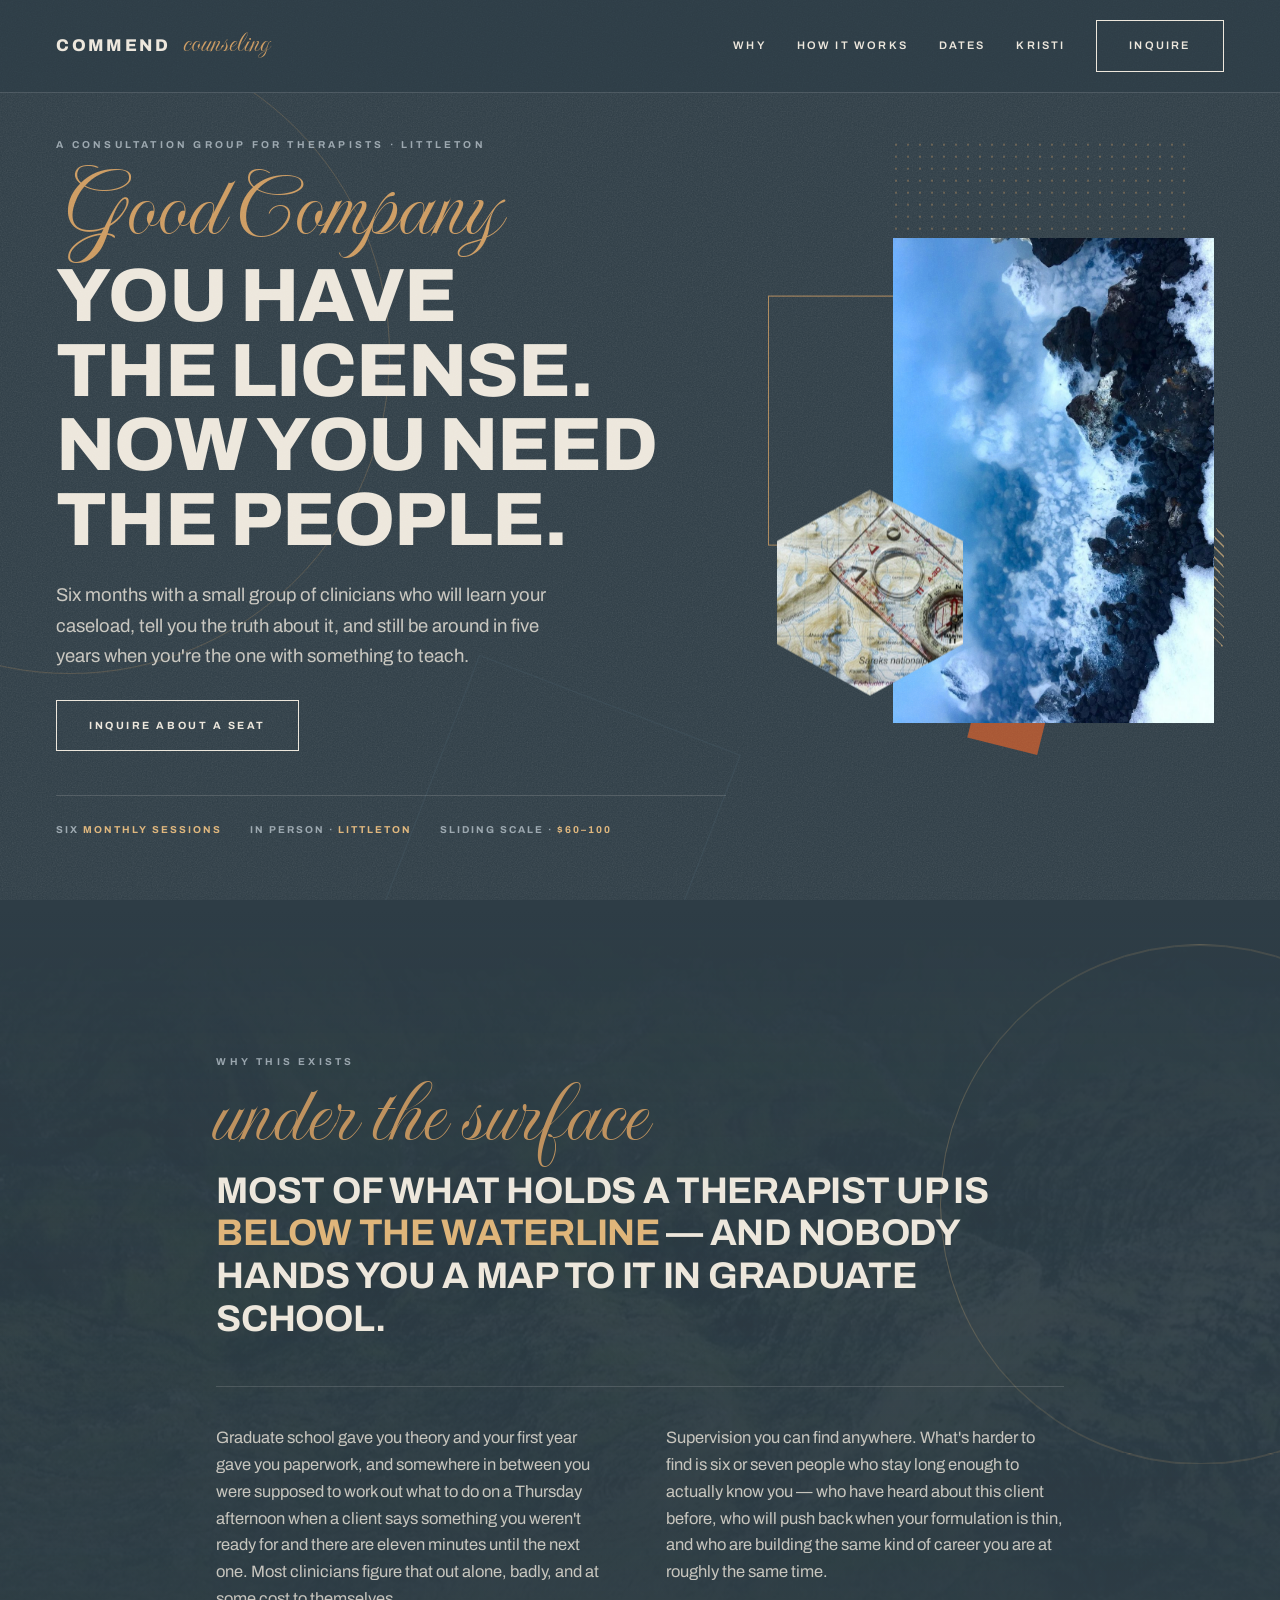
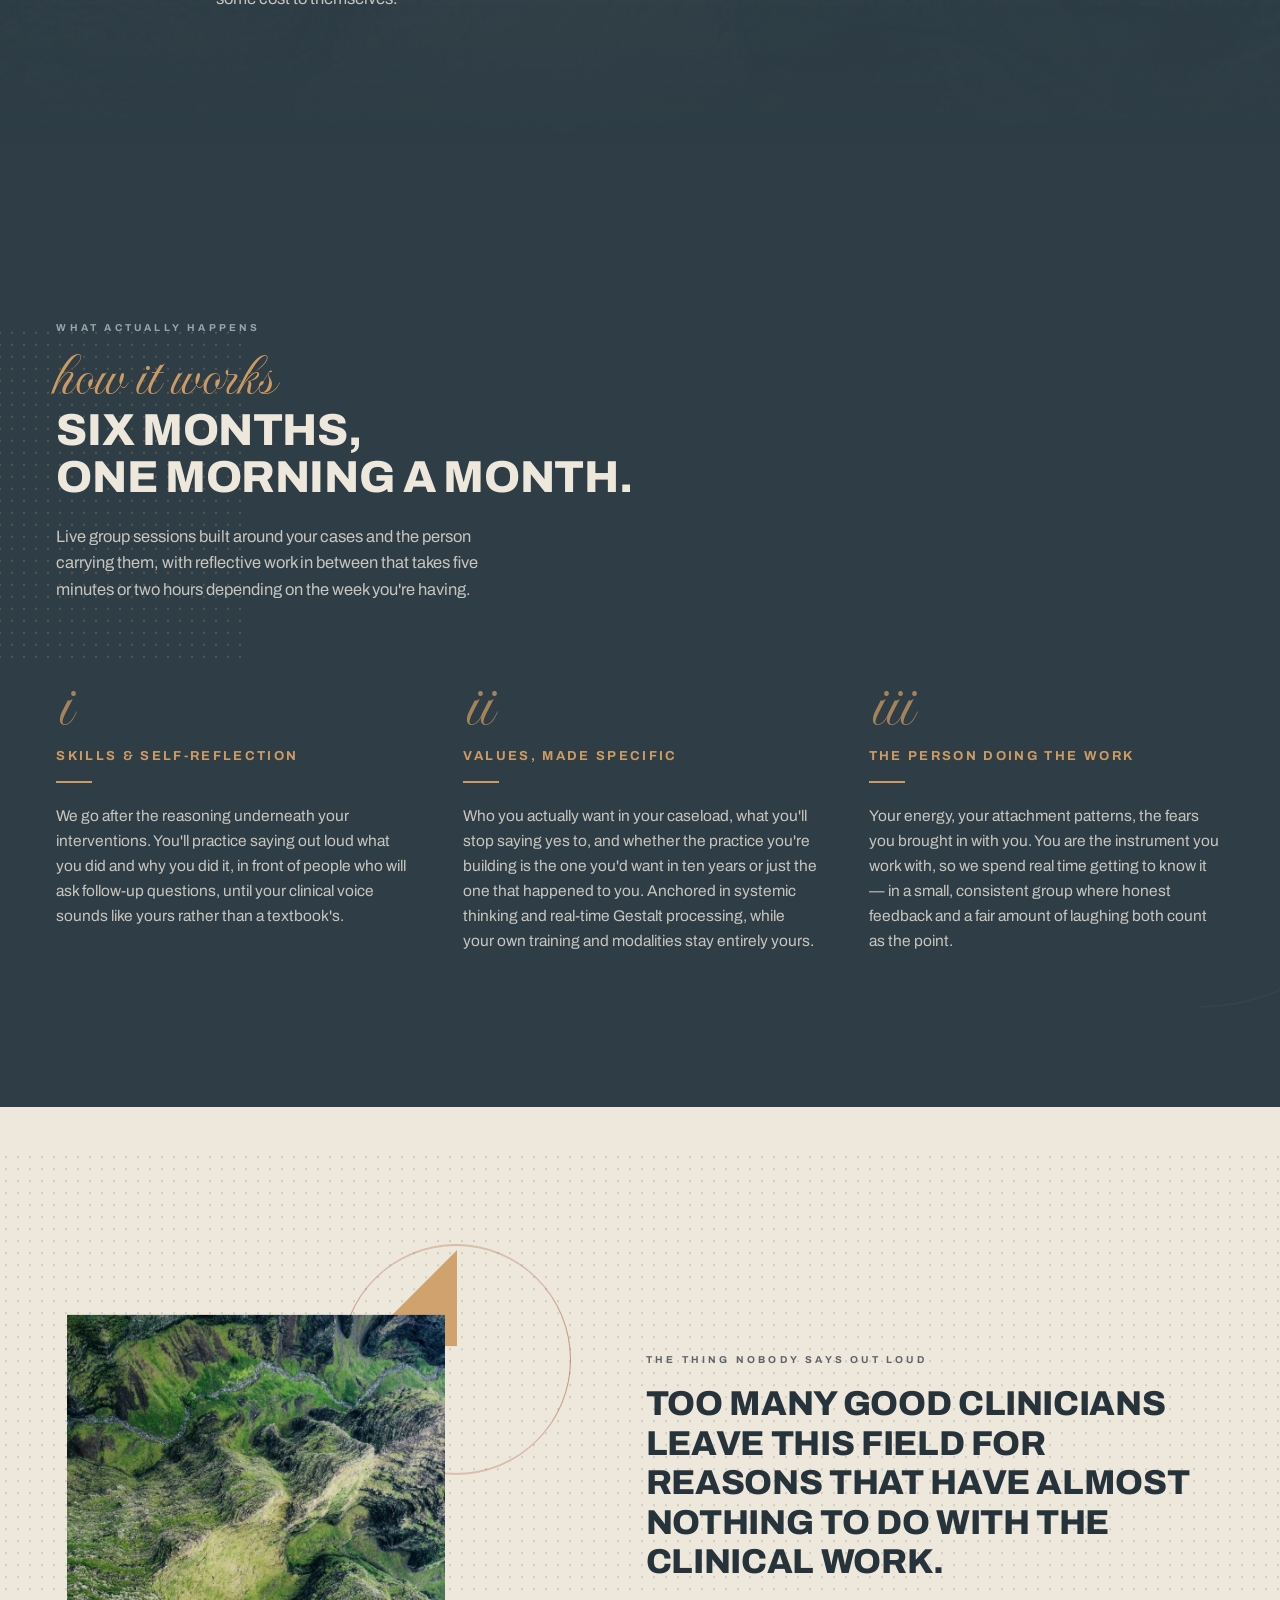
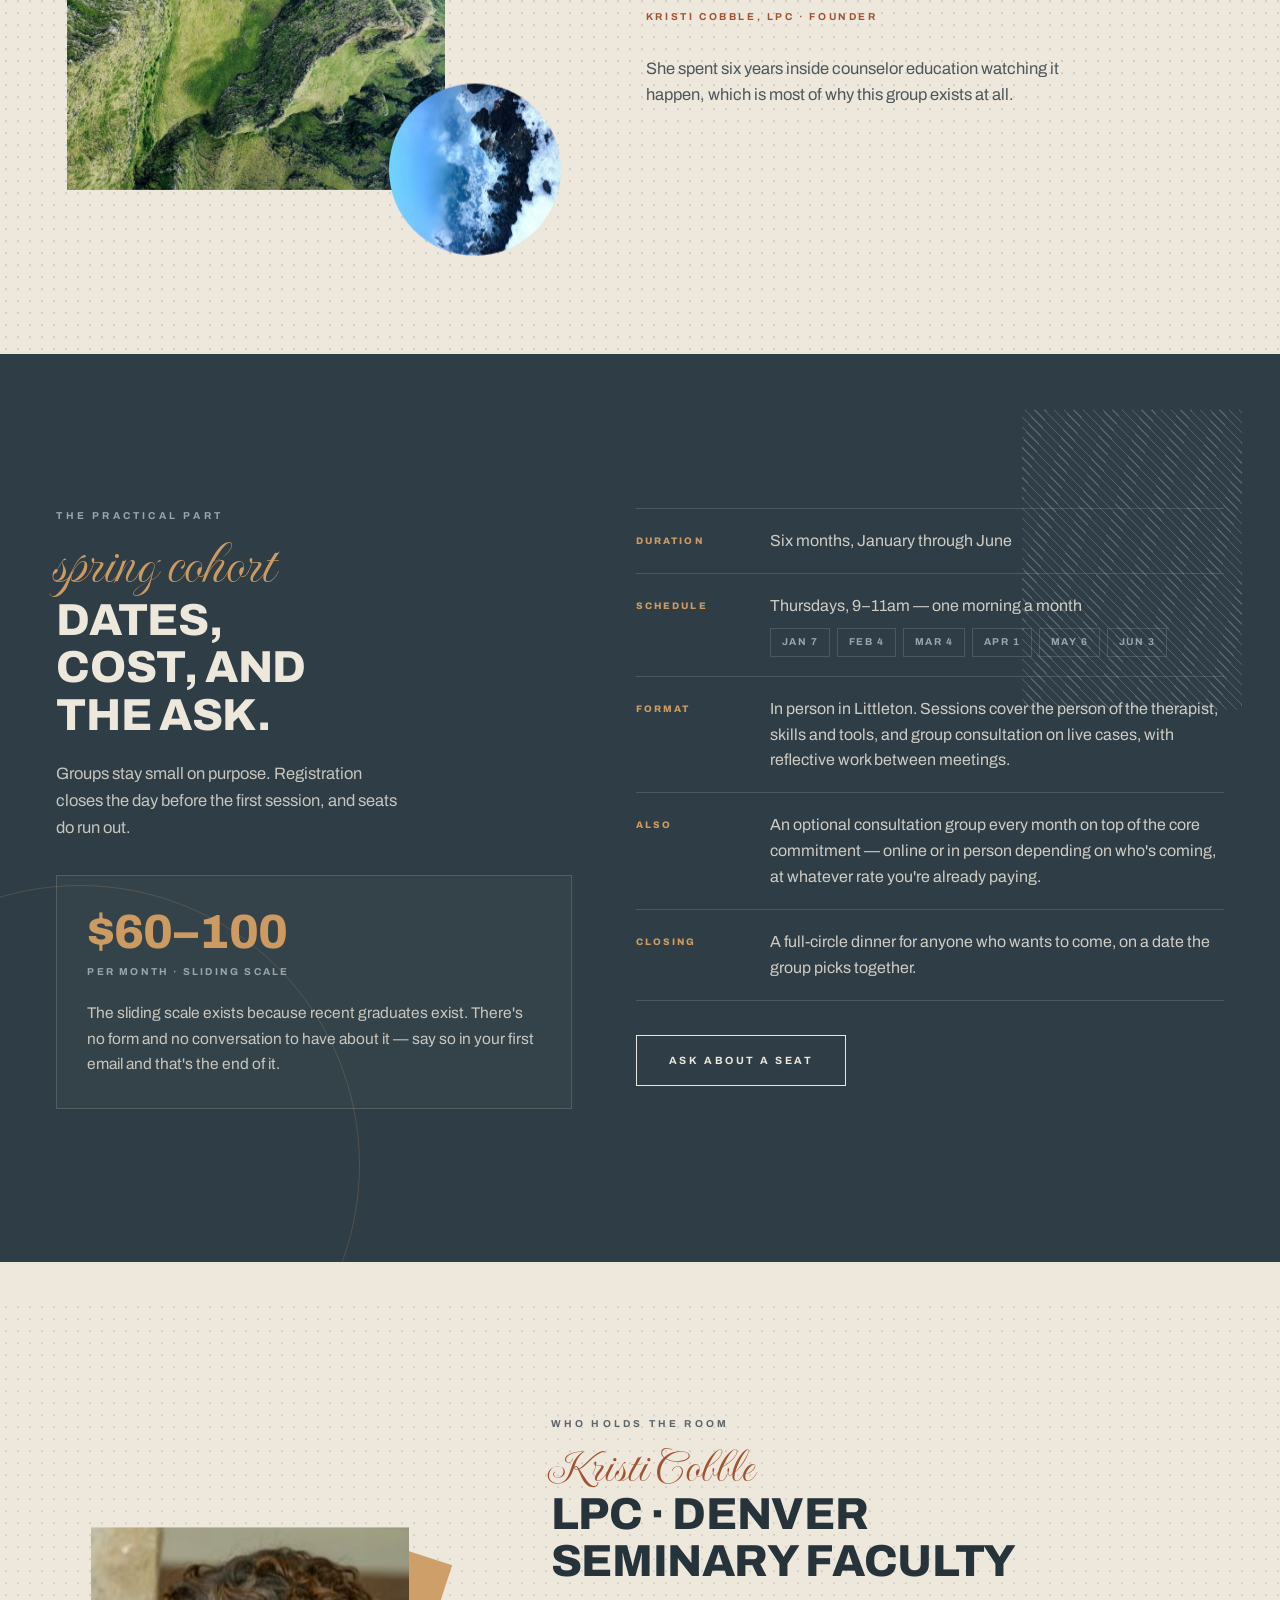
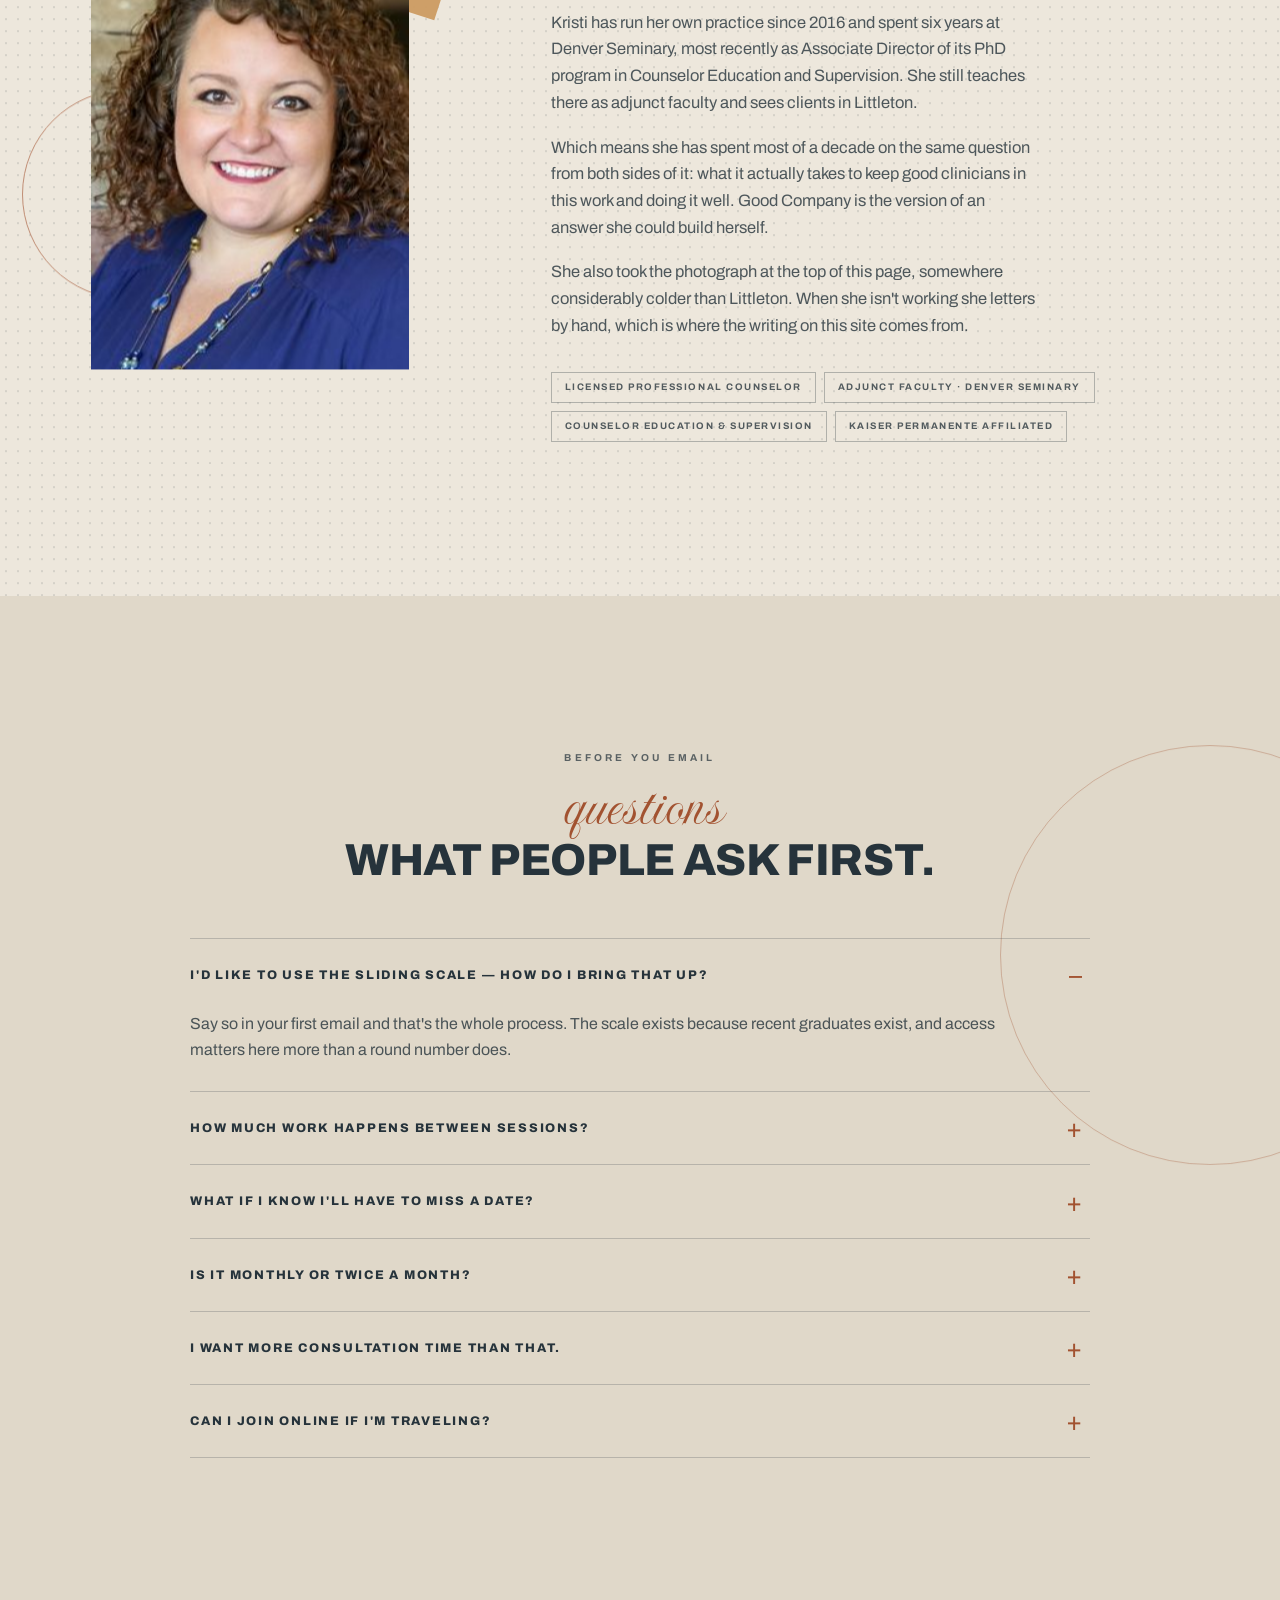
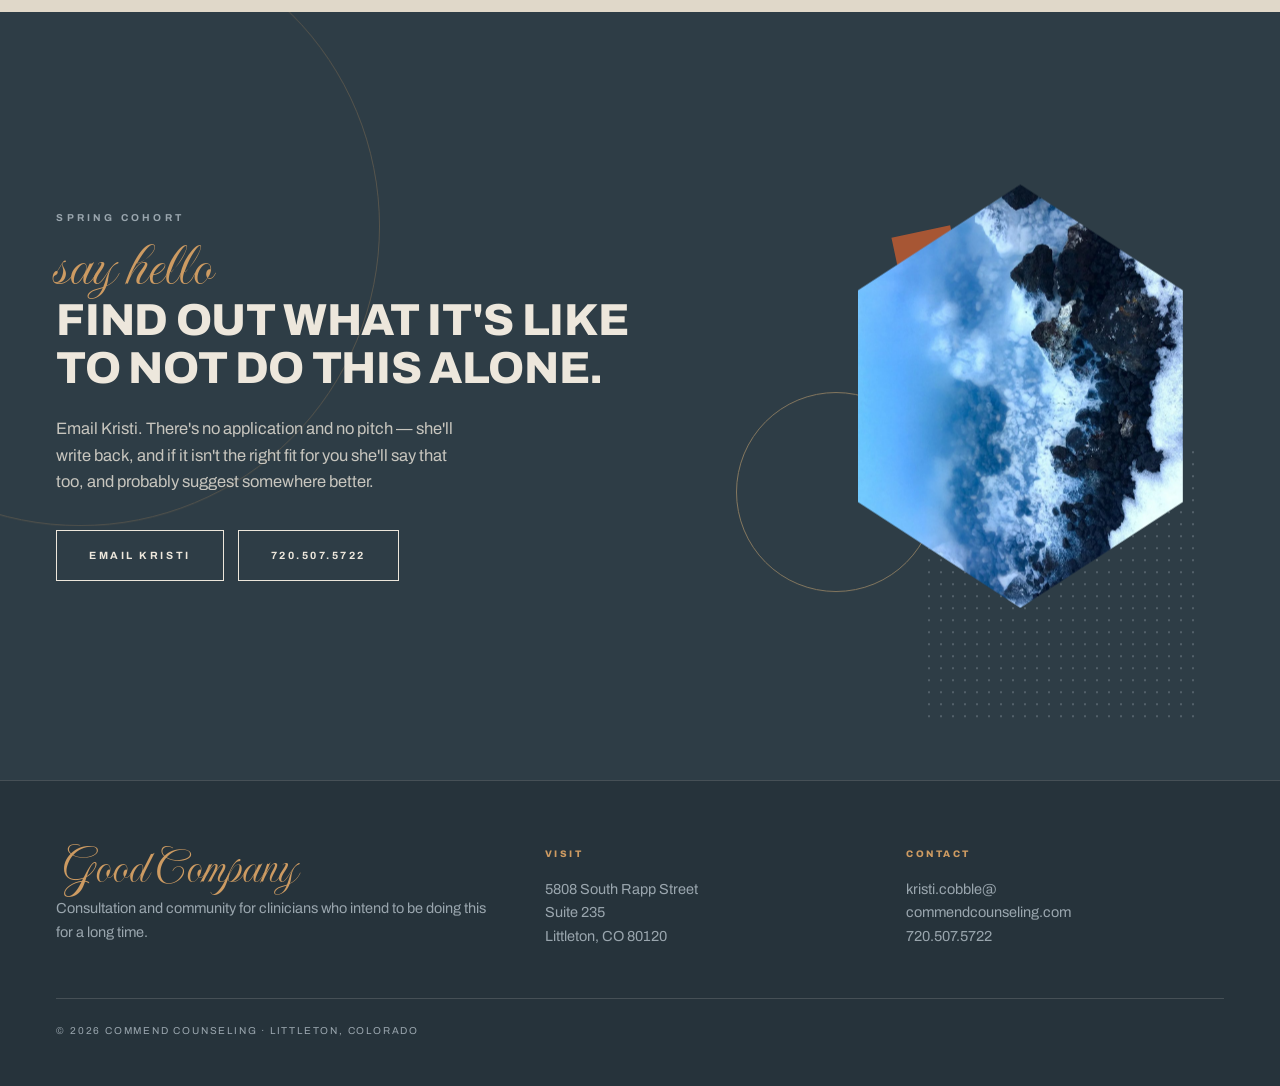
<file: index.html>
<!DOCTYPE html>
<html lang="en">
<head>
<meta charset="utf-8">
<meta name="viewport" content="width=device-width, initial-scale=1">
<title>Good Company — A Consultation Group for Therapists · Commend Counseling, Littleton CO</title>
<meta name="description" content="A six-month consultation group in Littleton, Colorado for therapists early in private practice. Monthly in-person sessions, case consultation, and a small group that stays. Led by Kristi Cobble, LPC.">
<link rel="canonical" href="https://losmanzanos.github.io/Kristi/">
<meta name="theme-color" content="#2E3D46">
<meta name="robots" content="noindex,nofollow">

<meta property="og:type" content="website">
<meta property="og:site_name" content="Commend Counseling">
<meta property="og:url" content="https://losmanzanos.github.io/Kristi/">
<meta property="og:title" content="Good Company — a consultation group for therapists">
<meta property="og:description" content="A six-month consultation group in Littleton, Colorado for therapists early in private practice. Monthly in-person sessions, case consultation, and a small group that stays. Led by Kristi Cobble, LPC.">
<meta property="og:image" content="https://losmanzanos.github.io/Kristi/og-image.jpg">
<meta property="og:image:width" content="1200">
<meta property="og:image:height" content="630">
<meta property="og:image:alt" content="Glacial water meeting black volcanic rock, with the words You have the license. Now you need the people.">

<meta name="twitter:card" content="summary_large_image">
<meta name="twitter:title" content="Good Company — a consultation group for therapists">
<meta name="twitter:description" content="A six-month consultation group in Littleton, Colorado for therapists early in private practice. Monthly in-person sessions, case consultation, and a small group that stays. Led by Kristi Cobble, LPC.">
<meta name="twitter:image" content="https://losmanzanos.github.io/Kristi/og-image.jpg">

<link rel="icon" href="favicon-32.png" sizes="32x32" type="image/png">
<link rel="icon" href="icon-512.png" sizes="512x512" type="image/png">
<link rel="apple-touch-icon" href="apple-touch-icon.png">

<link rel="preconnect" href="https://fonts.googleapis.com">
<link rel="preconnect" href="https://fonts.gstatic.com" crossorigin>
<link href="https://fonts.googleapis.com/css2?family=Archivo:wght@400;500;600;700;800&family=Imperial+Script&display=swap" rel="stylesheet">
<style>
:root{
  /* ground — deep slate, not black */
  --slate:#2E3D46;
  --slate-dp:#26333B;
  --slate-lt:#3B4C56;
  --line:rgba(237,231,220,.16);

  /* warm relief */
  --bone:#EDE7DC;
  --bone-2:#E0D8C9;

  /* warmth — lightness corrected for AA at small sizes */
  --brass:#CD9B62;      /* 4.52:1 on slate  (was #C89153 = 4.08, failed) */
  --brass-lt:#DFB57A;   /* 5.89:1 on slate */
  --ember:#A25230;      /* 4.51:1 on bone   (was #AE5834 = 4.02, failed) */
  --ember-lt:#AE5834;   /* decorative only, large sizes */

  --mute:#9AA6AE;       /* 4.51:1 on slate  (was #93A0A8 = 4.18, failed) */

  --sans:"Archivo","Helvetica Neue",Arial,sans-serif;
  --hand:"Imperial Script",cursive;

  --maxw:1300px;
  --gutter:clamp(20px,4.4vw,64px);
  --sy:clamp(95px,12vw,175px);
}
*{box-sizing:border-box;margin:0;padding:0}
html{scroll-behavior:smooth;overflow-x:clip}
body{
  font-family:var(--sans);background:var(--slate);color:var(--bone);
  opacity:0;transition:opacity .28s ease;

  -webkit-font-smoothing:antialiased;overflow-x:clip;line-height:1.62;font-size:16.5px;
}
img{display:block;max-width:100%}
.wrap{max-width:var(--maxw);margin:0 auto;padding:0 var(--gutter);position:relative;z-index:4}

.grain{position:fixed;inset:0;z-index:900;pointer-events:none;opacity:.34;mix-blend-mode:overlay}
.grain svg{width:100%;height:100%}

/* ---------- geometry (v3 vocabulary, v4 palette) ---------- */
.geo{position:absolute;pointer-events:none;z-index:1;will-change:transform}
section,header.hero{contain:paint}
.g-frame{border:1.5px solid currentColor}
.g-ring{border:1.5px solid currentColor;border-radius:50%}
.g-arc{border:1.5px solid currentColor;border-radius:50%;
  clip-path:polygon(50% 50%,100% 0,100% 100%,50% 100%)}
.g-fill{background:currentColor}
.g-dot{background-image:radial-gradient(currentColor 1.1px,transparent 1.1px);background-size:12px 12px}
.g-hatch{background-image:repeating-linear-gradient(46deg,currentColor 0 1px,transparent 1px 7px)}

.cut-hex{clip-path:polygon(50% 0,100% 25%,100% 75%,50% 100%,0 75%,0 25%)}
.cut-tri{clip-path:polygon(0 100%,100% 100%,100% 0)}

/* photo shapes — natural color, no overlays */
.ph{position:absolute;overflow:hidden;z-index:2;will-change:transform}
.ph img{width:100%;height:100%;object-fit:cover}
.sh-circ{border-radius:50%}

/* ---------- nav ---------- */
nav{position:sticky;top:0;z-index:100;background:rgba(46,61,70,.93);backdrop-filter:blur(12px);
  border-bottom:1px solid var(--line)}
.nav-in{display:flex;align-items:center;justify-content:space-between;gap:28px;padding-top:20px;padding-bottom:20px}
.brand{text-decoration:none;display:flex;align-items:baseline;gap:12px}
.brand b{font-size:17px;font-weight:800;letter-spacing:.14em;text-transform:uppercase;color:var(--bone)}
.brand i{font-family:var(--hand);font-style:normal;font-size:30px;color:var(--brass);line-height:.7}
.nav-links{display:flex;gap:clamp(16px,2.4vw,36px);align-items:center}
.navtoggle{display:none;background:none;border:1.5px solid var(--line);color:var(--bone);padding:9px 14px;font:inherit;font-size:10.5px;letter-spacing:.18em;text-transform:uppercase;font-weight:700;cursor:pointer}
.nav-links a{color:var(--bone);text-decoration:none;font-size:11px;letter-spacing:.2em;
  text-transform:uppercase;font-weight:600;transition:color .3s}
.nav-links a:hover{color:var(--brass-lt)}

.btn{display:inline-block;border:1.5px solid currentColor;color:var(--bone);
  padding:16px 32px;font-size:10.5px;letter-spacing:.24em;text-transform:uppercase;
  font-weight:700;text-decoration:none;transition:background .35s,color .35s,border-color .35s}
.btn:hover{background:var(--brass);border-color:var(--brass);color:var(--slate-dp)}
.btn-dark{color:var(--slate-dp)}
.btn-dark:hover{background:var(--slate-dp);border-color:var(--slate-dp);color:var(--bone)}

/* ---------- type ---------- */
h1{font-size:clamp(38px,5.9vw,84px);line-height:.99;text-transform:uppercase;font-weight:800;letter-spacing:-.012em;text-wrap:balance;overflow-wrap:break-word}
h2{font-size:clamp(26px,3.5vw,46px);line-height:1.06;text-transform:uppercase;font-weight:800;letter-spacing:-.008em;text-wrap:balance;overflow-wrap:break-word}
h3{font-size:13px;letter-spacing:.18em;text-transform:uppercase;font-weight:700;color:var(--brass)}
.hand{font-family:var(--hand);font-weight:400;line-height:.78;letter-spacing:0;text-transform:none;color:var(--brass);display:block}
.hand-xl{font-size:clamp(50px,7.2vw,100px);opacity:.92}
.hand-lg{font-size:clamp(38px,4.9vw,66px)}
.hand-hero{font-size:clamp(58px,7.6vw,112px);line-height:.82}
.hand-md{font-size:clamp(32px,3.9vw,50px)}
.eyebrow{font-size:10px;letter-spacing:.32em;text-transform:uppercase;color:var(--mute);font-weight:700;display:block;margin-bottom:16px}
p{color:rgba(237,231,220,.80);font-size:16.5px}
.lead{font-size:18.5px;line-height:1.66;max-width:46ch}
.lt{background:var(--bone);color:var(--slate-dp)}
.lt h1,.lt h2{color:var(--slate-dp)}
.lt p{color:rgba(38,51,59,.80)}
.lt .eyebrow{color:rgba(38,51,59,.72)}      /* 4.55:1 — was .52 and failed */
.lt .hand{color:var(--ember)}
.lt h3{color:var(--ember)}

section{position:relative;overflow:hidden}
.sec{padding:var(--sy) 0}

/* ---------- hero ---------- */
.hero{padding:clamp(20px,2.6vw,40px) 0 clamp(32px,4vw,60px);
  min-height:calc(100vh - var(--navh,76px));
  min-height:calc(100svh - var(--navh,76px));
  display:flex;align-items:center}
/* --hs is set by script when the block is taller than the first screen */
.hero-copy{--hs:1}
.hero-copy h1{font-size:calc(clamp(38px,5.9vw,84px) * var(--hs))}
.hero-copy .hand-hero{font-size:calc(clamp(58px,7.6vw,112px) * var(--hs))}
.hero-copy .lead{font-size:calc(18.5px * var(--hs));margin-top:calc(22px * var(--hs))}
.hero-copy .eyebrow{margin-bottom:calc(14px * var(--hs))}
.hero-facts{margin-top:calc(30px * var(--hs));padding-top:calc(20px * var(--hs))}
.hero-in{display:grid;grid-template-columns:1.2fr .8fr;gap:clamp(26px,4vw,58px);align-items:center;width:100%}
.hero-copy{position:relative;z-index:6}
.hero-stage{position:relative;height:clamp(340px,42vw,505px)}
.hero-facts{display:flex;flex-wrap:wrap;gap:28px;margin-top:44px;padding-top:26px;border-top:1px solid var(--line)}
.hero-facts div{font-size:10px;letter-spacing:.2em;text-transform:uppercase;color:var(--mute);font-weight:700}
.hero-facts b{color:var(--brass-lt);font-weight:700}

/* ---------- statement ---------- */
.stmt-bg{position:absolute;inset:0;z-index:0}
.stmt-bg img{width:100%;height:124%;object-fit:cover;object-position:50% 38%;opacity:.28}
.stmt-bg::after{content:"";position:absolute;inset:0;
  background:linear-gradient(180deg,var(--slate) 1%,rgba(46,61,70,.74) 45%,var(--slate) 99%)}
.stmt-in{position:relative;z-index:5;max-width:960px}
.stmt-big{font-size:clamp(23px,2.9vw,39px);line-height:1.15;font-weight:700;text-transform:uppercase;letter-spacing:-.008em;margin-bottom:36px}
.stmt-big u{text-decoration:none;color:var(--brass-lt)}
.stmt-cols{display:grid;grid-template-columns:1fr 1fr;gap:52px;margin-top:46px;padding-top:38px;border-top:1px solid var(--line)}

/* ---------- three ---------- */
.three-head{max-width:760px;margin-bottom:74px}
.three-grid{display:grid;grid-template-columns:repeat(3,1fr);gap:clamp(26px,4vw,56px);position:relative;z-index:4}
.step .n{font-family:var(--hand);font-size:74px;line-height:.7;color:var(--brass);opacity:.75;display:block;margin-bottom:16px}
.step h3{margin-bottom:14px}
.step .hr{width:36px;height:2px;background:var(--brass);margin-bottom:20px}
.step p{font-size:15.5px}

/* ---------- quote ---------- */
.q-in{display:grid;grid-template-columns:1fr 1.1fr;gap:clamp(30px,5vw,78px);align-items:center}
.q-stage{position:relative;height:clamp(400px,48vw,540px)}
.q-text{font-size:clamp(22px,2.7vw,35px);line-height:1.14;font-weight:800;text-transform:uppercase;letter-spacing:-.01em}
.q-attr{margin-top:28px;font-size:10px;letter-spacing:.26em;text-transform:uppercase;color:var(--ember);font-weight:700}

/* ---------- details ---------- */
.d-in{display:grid;grid-template-columns:1fr 1.14fr;gap:clamp(34px,5vw,78px);align-items:start}
.dl{border-top:1px solid var(--line)}
.dl>div{display:grid;grid-template-columns:112px 1fr;gap:22px;padding:19px 0;border-bottom:1px solid var(--line)}
.dl dt{font-size:9.5px;letter-spacing:.22em;text-transform:uppercase;color:var(--brass);font-weight:800;padding-top:6px}
.dl dd{font-size:16px;color:rgba(237,231,220,.84)}
.chips{display:flex;flex-wrap:wrap;gap:7px;margin-top:10px}
.chips span{border:1px solid var(--line);padding:5px 11px;font-size:10px;letter-spacing:.14em;text-transform:uppercase;font-weight:700;color:var(--mute)}
.pricebox{margin-top:34px;border:1.5px solid var(--line);padding:32px 30px;background:rgba(237,231,220,.03)}
.pricebox .n{font-size:48px;font-weight:800;line-height:1;color:var(--brass);letter-spacing:-.02em}
.pricebox small{display:block;font-size:10px;letter-spacing:.22em;text-transform:uppercase;color:var(--mute);font-weight:700;margin:8px 0 20px}

/* ---------- kristi ---------- */
.k-in{display:grid;grid-template-columns:.78fr 1.22fr;gap:clamp(34px,5vw,78px);align-items:center}
.k-stage{position:relative;height:clamp(380px,44vw,470px)}
.k-creds{display:flex;flex-wrap:wrap;gap:8px;margin-top:32px}
.k-creds span{border:1px solid rgba(38,51,59,.3);padding:7px 13px;font-size:9.5px;letter-spacing:.16em;text-transform:uppercase;color:rgba(38,51,59,.78);font-weight:700}

/* ---------- faq ---------- */
.faq-list{max-width:900px;margin:54px auto 0;border-top:1px solid rgba(38,51,59,.22);position:relative;z-index:4}
details{border-bottom:1px solid rgba(38,51,59,.22)}
summary{list-style:none;cursor:pointer;padding:26px 52px 26px 0;position:relative;
  font-size:12.5px;letter-spacing:.14em;text-transform:uppercase;font-weight:800;color:var(--slate-dp);transition:color .3s}
summary::-webkit-details-marker{display:none}
summary:hover{color:var(--ember)}
summary::after{content:"+";position:absolute;right:6px;top:50%;transform:translateY(-50%);font-size:26px;font-weight:400;color:var(--ember);line-height:1}
details[open] summary::after{content:"–"}
details p{padding:0 60px 28px 0;font-size:16px}

/* ---------- contact ---------- */
.c-in{display:grid;grid-template-columns:1.08fr .92fr;gap:clamp(34px,5vw,78px);align-items:center}
.c-stage{position:relative;height:clamp(340px,42vw,460px)}

footer{background:var(--slate-dp);border-top:1px solid var(--line);padding:66px 0 46px;position:relative;z-index:5}
.f-in{display:grid;grid-template-columns:1.4fr 1fr 1fr;gap:44px}
footer a{color:var(--mute);text-decoration:none}
footer a:hover{color:var(--brass-lt)}
.f-h{font-size:9.5px;letter-spacing:.26em;text-transform:uppercase;color:var(--brass);font-weight:800;margin-bottom:16px}
.f-in p{font-size:14.5px;color:var(--mute)}
.f-bot{margin-top:50px;padding-top:24px;border-top:1px solid var(--line);
  font-size:10px;letter-spacing:.18em;text-transform:uppercase;color:var(--mute)}  /* was 60% alpha = 2.70, failed */

.rv{opacity:0;transform:translateY(30px);transition:opacity 1s cubic-bezier(.22,.61,.36,1),transform 1s cubic-bezier(.22,.61,.36,1)}
.rv.in{opacity:1;transform:none}

@media(max-width:980px){
  .hero-in,.stmt-cols,.q-in,.d-in,.k-in,.c-in{grid-template-columns:1fr}
  .three-grid{grid-template-columns:1fr;gap:44px}
  .f-in{grid-template-columns:1fr;gap:30px}
  .hero{min-height:auto;padding-bottom:clamp(46px,9vw,70px)}
  /* copy before imagery: the photo stack used to push the headline off-screen */
  .hero-copy{order:1}
  .hero-stage{order:2;height:clamp(250px,54vw,340px)}
  .q-stage,.k-stage,.c-stage{height:clamp(250px,54vw,320px)}

  .navtoggle{display:block}
  .nav-links{position:absolute;top:100%;left:0;right:0;background:var(--slate-dp);
    border-bottom:1px solid var(--line);flex-direction:column;align-items:stretch;
    gap:0;padding:4px 0 10px;display:none;box-shadow:0 22px 40px -22px rgba(0,0,0,.6)}
  .nav-links.open{display:flex}
  .nav-links a:not(.btn){padding:15px var(--gutter);width:100%;font-size:12px;letter-spacing:.2em;
    border-bottom:1px solid rgba(233,226,213,.07)}
  .nav-links .btn{display:block;width:auto;margin:14px var(--gutter) 10px;text-align:center;border:1.5px solid currentColor;padding:15px 20px}
}

@media(max-width:760px){
  .geo-lg{display:none}
  .sec{padding:clamp(56px,13vw,84px) 0}
  .hand-hero{font-size:clamp(48px,15vw,72px)}
  .hand-xl{font-size:clamp(44px,14vw,66px)}
  .hand-lg{font-size:clamp(38px,12vw,56px)}
  .hand-md{font-size:clamp(32px,10vw,46px)}
  h1{font-size:clamp(31px,8.8vw,44px)}
  h2{font-size:clamp(24px,6.8vw,34px)}
  .stmt-big{font-size:clamp(20px,5.6vw,28px)}
  .q-text{font-size:clamp(20px,5.4vw,28px)}
  .lead,.hero-copy .lead{font-size:17px}
  body{font-size:16px}
  .btn{padding:14px 22px;font-size:10px;letter-spacing:.2em}
  .dl>div{grid-template-columns:1fr;gap:6px}
  details p{padding-right:0}
  summary{padding-right:40px}
  .f-bot{flex-direction:column;gap:8px}
}
@media(max-width:560px){
  .brand b{font-size:15px}
  .brand i{font-size:26px}
}
body.ready{opacity:1}
/* failsafe: reveal even if JS never runs */
@keyframes revealFallback{to{opacity:1}}
body{animation:revealFallback 0s 1.5s forwards}
@media (prefers-reduced-motion:reduce){
  body{opacity:1;animation:none}
  .rv{opacity:1;transform:none;transition:none}
}
</style>
</head>
<body>

<svg width="0" height="0" style="position:absolute" aria-hidden="true"><defs>
  <filter id="grainF">
    <feTurbulence type="fractalNoise" baseFrequency="0.8" numOctaves="3" stitchTiles="stitch"/>
    <feColorMatrix type="saturate" values="0"/>
  </filter>
</defs></svg>
<div class="grain"><svg><rect width="100%" height="100%" filter="url(#grainF)" opacity=".4"/></svg></div>

<!-- ============ NAV ============ -->
<nav>
  <div class="wrap nav-in">
    <a class="brand" href="#"><b>Commend</b><i class="brand-mark">counseling</i></a>
    <button class="navtoggle" aria-expanded="false" aria-controls="navlinks">Menu</button>
    <div class="nav-links" id="navlinks">
      <a href="#why">Why</a>
      <a href="#how">How It Works</a>
      <a href="#details">Dates</a>
      <a href="#kristi">Kristi</a>
      <a class="btn" href="#contact">Inquire</a>
    </div>
  </div>
</nav>

<!-- ============ HERO ============ -->
<header class="hero">
  <div class="geo g-ring geo-lg" data-sp="0.30" style="color:var(--brass);opacity:.26;width:640px;height:640px;left:-250px;top:-70px"></div>
  <div class="geo g-dot"  data-sp="0.55" style="color:rgba(205,155,98,.34);width:300px;height:300px;right:7%;top:4%"></div>
  <div class="geo g-frame" data-sp="-0.35" style="color:var(--slate-lt);opacity:.9;width:280px;height:280px;left:33%;bottom:-70px;transform:rotate(21deg)"></div>

  <div class="wrap hero-in">
    <div class="hero-copy rv">
      <span class="eyebrow">A consultation group for therapists · Littleton</span>
      <span class="hand hand-hero" style="margin:0 0 12px -3px">Good Company</span>
      <h1>You have<br>the license.<br>Now you need<br>the people.</h1>
      <p class="lead">Six months with a small group of clinicians who will learn your caseload, tell you the truth about it, and still be around in five years when you're the one with something to teach.</p>
      <div style="margin-top:calc(28px * var(--hs))"><a class="btn" href="#contact">Inquire about a seat</a></div>
      <div class="hero-facts">
        <div>Six <b>monthly sessions</b></div>
        <div>In person · <b>Littleton</b></div>
        <div>Sliding scale · <b>$60–100</b></div>
      </div>
    </div>

    <div class="hero-stage">
      <div class="ph" data-sp="0.16" style="width:72%;height:96%;right:2%;top:0">
        <img src="kristi-iceberg.jpg" fetchpriority="high" decoding="async" alt="Glacial water meeting black volcanic rock and snow">
      </div>
      <div class="geo g-frame" data-sp="-0.55" style="color:var(--brass);opacity:.8;width:250px;height:250px;left:-2%;top:14%"></div>
      <div class="ph cut-hex" data-sp="0.85" style="width:186px;height:206px;left:0;bottom:7%">
        <img loading="lazy" decoding="async" src="compass-map.jpg" alt="Compass resting on a topographic map">
      </div>
      <div class="geo g-fill" data-sp="-0.9" style="color:var(--ember-lt);opacity:.95;width:72px;height:72px;left:45%;bottom:1%;transform:rotate(14deg)"></div>
      <div class="geo g-hatch" data-sp="1.05" style="color:rgba(223,181,122,.7);width:148px;height:118px;right:0;bottom:15%"></div>
    </div>
  </div>
</header>

<!-- ============ WHY ============ -->
<section class="sec" id="why">
  <div class="stmt-bg"><img loading="lazy" decoding="async" src="terrain-aerial.jpg" alt=""></div>
  <div class="geo g-ring geo-lg" data-sp="0.45" style="color:var(--brass-lt);opacity:.28;width:520px;height:520px;right:-180px;top:8%"></div>
  <div class="wrap stmt-in rv">
    <span class="eyebrow">Why this exists</span>
    <span class="hand hand-xl" style="margin:-8px 0 20px -8px">under the surface</span>
    <div class="stmt-big">Most of what holds a therapist up is <u>below the waterline</u> — and nobody hands you a map to it in graduate school.</div>
    <div class="stmt-cols">
      <p>Graduate school gave you theory and your first year gave you paperwork, and somewhere in between you were supposed to work out what to do on a Thursday afternoon when a client says something you weren't ready for and there are eleven minutes until the next one. Most clinicians figure that out alone, badly, and at some cost to themselves.</p>
      <p>Supervision you can find anywhere. What's harder to find is six or seven people who stay long enough to actually know you — who have heard about this client before, who will push back when your formulation is thin, and who are building the same kind of career you are at roughly the same time.</p>
    </div>
  </div>
</section>

<!-- ============ HOW ============ -->
<section class="sec" id="how">
  <div class="geo g-dot geo-lg" data-sp="0.40" style="color:rgba(205,155,98,.26);width:340px;height:340px;left:-90px;top:12%"></div>
  <div class="geo g-arc geo-lg" data-sp="-0.50" style="color:var(--slate-lt);opacity:.95;width:400px;height:400px;right:-120px;bottom:6%"></div>
  <div class="wrap">
    <div class="three-head rv">
      <span class="eyebrow">What actually happens</span>
      <span class="hand hand-lg" style="margin:0 0 6px -6px">how it works</span>
      <h2>Six months,<br>one morning a month.</h2>
      <p style="margin-top:22px;max-width:52ch">Live group sessions built around your cases and the person carrying them, with reflective work in between that takes five minutes or two hours depending on the week you're having.</p>
    </div>
    <div class="three-grid">
      <div class="step rv">
        <span class="n">i</span>
        <h3>Skills &amp; Self-Reflection</h3><div class="hr"></div>
        <p>We go after the reasoning underneath your interventions. You'll practice saying out loud what you did and why you did it, in front of people who will ask follow-up questions, until your clinical voice sounds like yours rather than a textbook's.</p>
      </div>
      <div class="step rv">
        <span class="n">ii</span>
        <h3>Values, Made Specific</h3><div class="hr"></div>
        <p>Who you actually want in your caseload, what you'll stop saying yes to, and whether the practice you're building is the one you'd want in ten years or just the one that happened to you. Anchored in systemic thinking and real-time Gestalt processing, while your own training and modalities stay entirely yours.</p>
      </div>
      <div class="step rv">
        <span class="n">iii</span>
        <h3>The Person Doing The Work</h3><div class="hr"></div>
        <p>Your energy, your attachment patterns, the fears you brought in with you. You are the instrument you work with, so we spend real time getting to know it — in a small, consistent group where honest feedback and a fair amount of laughing both count as the point.</p>
      </div>
    </div>
  </div>
</section>

<!-- ============ QUOTE ============ -->
<section class="sec lt">
  <div class="geo g-dot" data-sp="0.35" style="color:rgba(38,51,59,.14);width:100%;height:100%;left:0;top:0"></div>
  <div class="wrap q-in">
    <div class="q-stage">
      <div class="ph" data-sp="0.20" style="width:72%;height:88%;left:2%;top:6%">
        <img loading="lazy" decoding="async" src="terrain-aerial.jpg" alt="Aerial view of green ridgelines and ravines">
      </div>
      <div class="geo g-ring" data-sp="-0.70" style="color:var(--ember);opacity:.55;width:230px;height:230px;right:2%;top:0"></div>
      <div class="ph sh-circ" data-sp="0.95" style="width:172px;height:172px;right:4%;bottom:4%">
        <img loading="lazy" decoding="async" src="kristi-iceberg.jpg" alt="">
      </div>
      <div class="geo g-fill cut-tri" data-sp="-1.0" style="color:var(--brass);opacity:.9;width:96px;height:96px;left:58%;top:2%"></div>
    </div>
    <div class="rv">
      <span class="eyebrow">The thing nobody says out loud</span>
      <div class="q-text">Too many good clinicians leave this field for reasons that have almost nothing to do with the clinical work.</div>
      <div class="q-attr">Kristi Cobble, LPC · Founder</div>
      <p style="margin-top:30px;max-width:46ch">She spent six years inside counselor education watching it happen, which is most of why this group exists at all.</p>
    </div>
  </div>
</section>

<!-- ============ DETAILS ============ -->
<section class="sec" id="details">
  <div class="geo g-ring geo-lg" data-sp="0.50" style="color:var(--brass);opacity:.22;width:560px;height:560px;left:-200px;bottom:-140px"></div>
  <div class="geo g-hatch" data-sp="-0.45" style="color:rgba(154,166,174,.4);width:220px;height:300px;right:3%;top:8%"></div>
  <div class="wrap d-in">
    <div class="rv">
      <span class="eyebrow">The practical part</span>
      <span class="hand hand-lg" style="margin:0 0 8px -6px">spring cohort</span>
      <h2>Dates,<br>cost, and<br>the ask.</h2>
      <p style="margin-top:22px;max-width:38ch">Groups stay small on purpose. Registration closes the day before the first session, and seats do run out.</p>
      <div class="pricebox">
        <div class="n">$60–100</div>
        <small>per month · sliding scale</small>
        <p style="font-size:15.5px">The sliding scale exists because recent graduates exist. There's no form and no conversation to have about it — say so in your first email and that's the end of it.</p>
      </div>
    </div>
    <div class="rv">
      <dl class="dl">
        <div><dt>Duration</dt><dd>Six months, January through June</dd></div>
        <div><dt>Schedule</dt><dd>Thursdays, 9–11am — one morning a month
          <div class="chips"><span>Jan 7</span><span>Feb 4</span><span>Mar 4</span><span>Apr 1</span><span>May 6</span><span>Jun 3</span></div>
        </dd></div>
        <div><dt>Format</dt><dd>In person in Littleton. Sessions cover the person of the therapist, skills and tools, and group consultation on live cases, with reflective work between meetings.</dd></div>
        <div><dt>Also</dt><dd>An optional consultation group every month on top of the core commitment — online or in person depending on who's coming, at whatever rate you're already paying.</dd></div>
        <div><dt>Closing</dt><dd>A full-circle dinner for anyone who wants to come, on a date the group picks together.</dd></div>
      </dl>
      <div style="margin-top:34px"><a class="btn" href="#contact">Ask about a seat</a></div>
    </div>
  </div>
</section>

<!-- ============ KRISTI ============ -->
<section class="sec lt">
  <div class="geo g-dot" data-sp="0.30" style="color:rgba(38,51,59,.12);width:100%;height:100%;left:0;top:0"></div>
  <div class="wrap k-in">
    <div class="k-stage">
      <div class="ph" data-sp="0.18" style="width:74%;height:94%;left:8%;top:3%">
        <img loading="lazy" decoding="async" src="kristi-headshot.jpg" alt="Kristi Cobble, LPC">
      </div>
      <div class="geo g-ring" data-sp="-0.65" style="color:var(--ember);opacity:.6;width:210px;height:210px;left:-8%;bottom:2%"></div>
      <div class="geo g-fill" data-sp="0.90" style="color:var(--brass);opacity:.95;width:58px;height:58px;right:8%;top:8%;transform:rotate(18deg)"></div>
    </div>
    <div class="rv">
      <span class="eyebrow">Who holds the room</span>
      <span class="hand hand-md" style="margin:0 0 4px -4px">Kristi Cobble</span>
      <h2>LPC · Denver<br>Seminary faculty</h2>
      <p style="margin-top:24px;max-width:54ch">Kristi has run her own practice since 2016 and spent six years at Denver Seminary, most recently as Associate Director of its PhD program in Counselor Education and Supervision. She still teaches there as adjunct faculty and sees clients in Littleton.</p>
      <p style="margin-top:18px;max-width:54ch">Which means she has spent most of a decade on the same question from both sides of it: what it actually takes to keep good clinicians in this work and doing it well. Good Company is the version of an answer she could build herself.</p>
      <p style="margin-top:18px;max-width:54ch">She also took the photograph at the top of this page, somewhere considerably colder than Littleton. When she isn't working she letters by hand, which is where the writing on this site comes from.</p>
      <div class="k-creds">
        <span>Licensed Professional Counselor</span>
        <span>Adjunct Faculty · Denver Seminary</span>
        <span>Counselor Education &amp; Supervision</span>
        <span>Kaiser Permanente affiliated</span>
      </div>
    </div>
  </div>
</section>

<!-- ============ FAQ ============ -->
<section class="sec lt" style="background:var(--bone-2)">
  <div class="geo g-ring geo-lg" data-sp="0.40" style="color:rgba(162,82,48,.32);width:420px;height:420px;right:-140px;top:10%"></div>
  <div class="wrap">
    <div style="text-align:center;max-width:660px;margin:0 auto" class="rv">
      <span class="eyebrow">Before you email</span>
      <span class="hand hand-lg">questions</span>
      <h2 style="margin-top:6px">What people ask first.</h2>
    </div>
    <div class="faq-list rv">
      <details open><summary>I'd like to use the sliding scale — how do I bring that up?</summary><p>Say so in your first email and that's the whole process. The scale exists because recent graduates exist, and access matters here more than a round number does.</p></details>
      <details><summary>How much work happens between sessions?</summary><p>The between-session exercises are written to work either as a five-minute skim or a two-hour reflection, and you decide which kind of month you're having. This is meant to add to your life rather than thin it out further.</p></details>
      <details><summary>What if I know I'll have to miss a date?</summary><p>Plan on missing no more than one session across the six months. The group asks for that because cohesion is most of what makes it work.</p></details>
      <details><summary>Is it monthly or twice a month?</summary><p>Monthly. It changed in December 2025, after participant feedback and a realistic look at post-graduate budgets.</p></details>
      <details><summary>I want more consultation time than that.</summary><p>There's an optional consultation group every month on top of the core commitment, at the same rate you're already paying. RSVP whenever you want to come.</p></details>
      <details><summary>Can I join online if I'm traveling?</summary><p>The monthly Good Company sessions are in person only. The optional consultation sessions run both online and in person, depending on who's coming that month.</p></details>
    </div>
  </div>
</section>

<!-- ============ CONTACT ============ -->
<section class="sec" id="contact">
  <div class="geo g-ring geo-lg" data-sp="0.50" style="color:var(--brass);opacity:.26;width:600px;height:600px;left:-220px;top:-120px"></div>
  <div class="geo g-dot" data-sp="-0.40" style="color:rgba(154,166,174,.34);width:280px;height:280px;right:6%;bottom:6%"></div>
  <div class="wrap c-in">
    <div class="rv">
      <span class="eyebrow">Spring cohort</span>
      <span class="hand hand-lg" style="margin:0 0 6px -6px">say hello</span>
      <h2>Find out what it's like<br>to not do this alone.</h2>
      <p style="margin-top:24px;max-width:46ch">Email Kristi. There's no application and no pitch — she'll write back, and if it isn't the right fit for you she'll say that too, and probably suggest somewhere better.</p>
      <div style="margin-top:34px;display:flex;gap:14px;flex-wrap:wrap">
        <a class="btn" href="mailto:kristi.cobble@commendcounseling.com">Email Kristi</a>
        <a class="btn" href="tel:7205075722">720.507.5722</a>
      </div>
    </div>
    <div class="c-stage">
      <div class="ph cut-hex" data-sp="0.22" style="width:64%;height:92%;right:8%;top:2%">
        <img loading="lazy" decoding="async" src="kristi-iceberg.jpg" alt="">
      </div>
      <div class="geo g-ring" data-sp="-0.70" style="color:var(--brass-lt);opacity:.5;width:200px;height:200px;left:4%;bottom:4%"></div>
      <div class="geo g-fill" data-sp="0.95" style="color:var(--ember-lt);opacity:.95;width:60px;height:60px;left:34%;top:6%;transform:rotate(-12deg)"></div>
    </div>
  </div>
</section>

<footer>
  <div class="wrap">
    <div class="f-in">
      <div>
        <div class="hand" style="font-size:52px;margin-bottom:10px">Good Company</div>
        <p>Consultation and community for clinicians who intend to be doing this for a long time.</p>
      </div>
      <div>
        <div class="f-h">Visit</div>
        <p>5808 South Rapp Street<br>Suite 235<br>Littleton, CO 80120</p>
      </div>
      <div>
        <div class="f-h">Contact</div>
        <p><a href="mailto:kristi.cobble@commendcounseling.com">kristi.cobble@<br>commendcounseling.com</a><br><a href="tel:7205075722">720.507.5722</a></p>
      </div>
    </div>
    <div class="f-bot">© 2026 Commend Counseling · Littleton, Colorado</div>
  </div>
</footer>

<script>
(function(){
  var tog=document.querySelector('.navtoggle'), navlinks=document.querySelector('.nav-links');
  function closeNav(){ if(navlinks){navlinks.classList.remove('open'); if(tog) tog.setAttribute('aria-expanded','false');} }
  if(tog&&navlinks){
    tog.addEventListener('click',function(){
      var open=navlinks.classList.toggle('open');
      tog.setAttribute('aria-expanded',open?'true':'false');
    });
    navlinks.addEventListener('click',function(e){ if(e.target.tagName==='A') closeNav(); });
    document.addEventListener('keydown',function(e){ if(e.key==='Escape') closeNav(); });
    addEventListener('resize',function(){ if(innerWidth>980) closeNav(); });
  }
  var layers=[].slice.call(document.querySelectorAll('[data-sp]'));
  layers.forEach(function(el){el.dataset.base=el.style.transform||'';});

  var io=new IntersectionObserver(function(es){
    es.forEach(function(e){if(e.isIntersecting){e.target.classList.add('in');io.unobserve(e.target);}});
  },{threshold:.08,rootMargin:'0px 0px -50px 0px'});
  document.querySelectorAll('.rv').forEach(function(el){io.observe(el);});

  var vh=innerHeight,ticking=false;
  addEventListener('resize',function(){vh=innerHeight;});
  function frame(){
    for(var i=0;i<layers.length;i++){
      var el=layers[i],r=el.getBoundingClientRect();
      if(r.bottom>-500&&r.top<vh+500){
        var sp=parseFloat(el.dataset.sp);
        var off=((vh-r.top)-vh*0.5)*sp*0.095;
        el.style.transform=el.dataset.base+' translate3d(0,'+off.toFixed(2)+'px,0)';
      }
    }
    var sb=document.querySelector('.stmt-bg img');
    if(sb){
      var pr=sb.parentNode.getBoundingClientRect();
      if(pr.bottom>0&&pr.top<vh){
        var p=(vh-pr.top)/(vh+pr.height);
        sb.style.transform='translate3d(0,'+((p-.5)*-75).toFixed(1)+'px,0)';
      }
    }
    ticking=false;
  }
  addEventListener('scroll',function(){if(!ticking){ticking=true;requestAnimationFrame(frame);}},{passive:true});

  /* Re-measure once the webfonts resolve. font-display:swap renders fallback
     metrics first, so anything sized before this is measuring the wrong font. */
  function fitAll(){
    /* Only headlines are fitted. Script labels are decorative and carry a
       negative optical margin, which permanently inflates scrollWidth and
       would drive the shrink loop straight to its floor. */
    document.querySelectorAll('h1,h2').forEach(function(el){
      el.style.fontSize='';
      var box=el.parentNode;
      var cs=getComputedStyle(box);
      var avail=box.clientWidth - (parseFloat(cs.paddingLeft)||0) - (parseFloat(cs.paddingRight)||0);
      if(!avail) return;
      var start=parseFloat(getComputedStyle(el).fontSize), size=start, guard=0;
      /* never shrink below 70% of the designed size, so a stray overflow
         can never collapse a headline to nothing */
      while(el.scrollWidth>avail+1 && size>start*0.70 && guard++<40){
        size*=0.97; el.style.fontSize=size.toFixed(2)+'px';
      }
    });
  }
  /* Scale the hero block down until it clears the first screen. Vertical fit,
     unlike the horizontal one, is driven by a value font-size DOES control,
     so it converges. */
  function fitHero(){
    var hero=document.querySelector('.hero'),
        copy=document.querySelector('.hero-copy'),
        nv=document.querySelector('nav');
    if(!hero||!copy||!nv) return;
    document.documentElement.style.setProperty('--navh', nv.offsetHeight+'px');
    copy.style.setProperty('--hs',1);
    var pad=parseFloat(getComputedStyle(hero).paddingTop)+parseFloat(getComputedStyle(hero).paddingBottom);
    var avail=window.innerHeight - nv.offsetHeight - pad;
    var scale=1, guard=0;
    while(copy.scrollHeight>avail && scale>0.60 && guard++<30){
      scale-=0.035;
      copy.style.setProperty('--hs',scale.toFixed(3));
    }
  }
  function boot(){ fitAll(); fitHero(); document.body.classList.add('ready'); frame(); }
  if(document.fonts && document.fonts.ready){
    document.fonts.ready.then(boot);
    setTimeout(function(){ if(!document.body.classList.contains('ready')) boot(); },1200);
  } else { boot(); }
  var rt; addEventListener('resize',function(){clearTimeout(rt);rt=setTimeout(function(){fitAll();fitHero();},140);});

})();
</script>
</body>
</html>
</file>
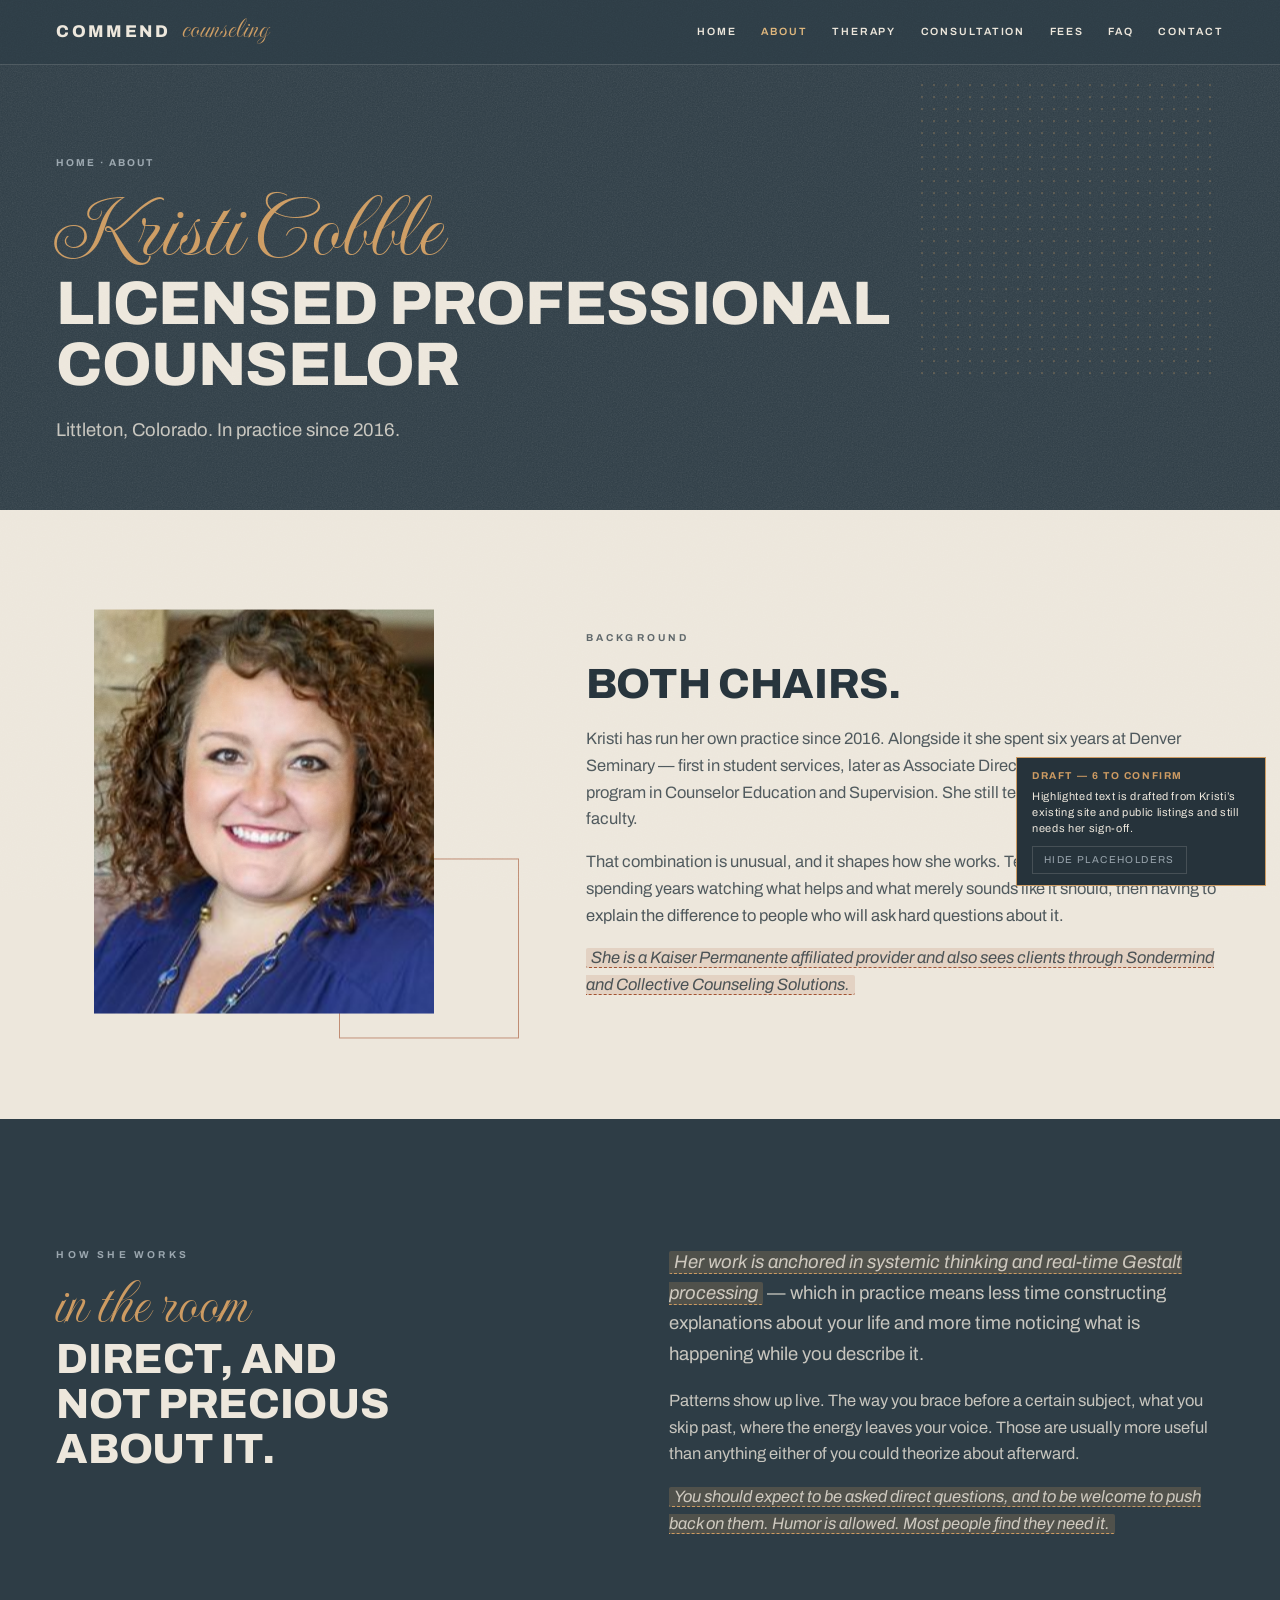
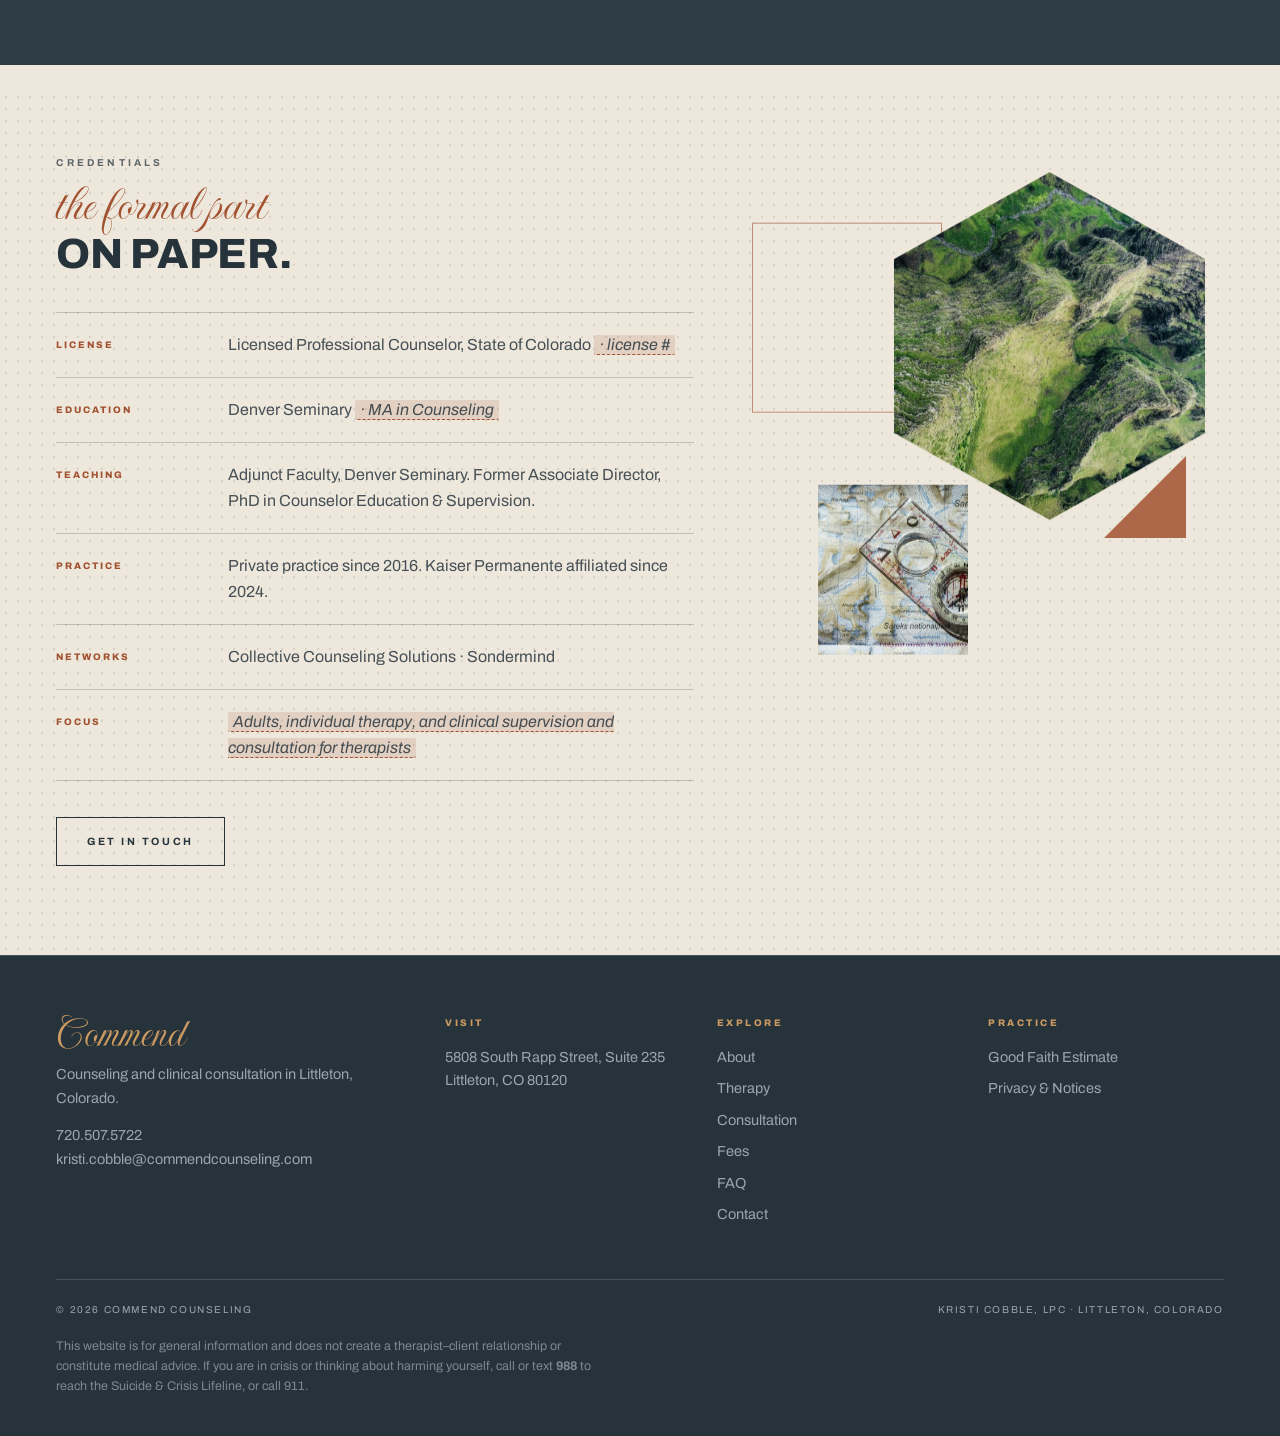
<file: about.html>
<!DOCTYPE html>
<html lang="en">
<head>
<meta charset="utf-8">
<meta name="viewport" content="width=device-width, initial-scale=1">
<title>About Kristi Cobble, LPC &middot; Commend Counseling</title>
<meta name="description" content="Kristi Cobble is a Licensed Professional Counselor in Littleton, Colorado, in private practice since 2016 and adjunct faculty at Denver Seminary.">
<link rel="canonical" href="https://losmanzanos.github.io/Kristi/about.html">
<meta name="theme-color" content="#2E3D46">
<meta name="robots" content="noindex,nofollow">
<meta property="og:type" content="website">
<meta property="og:site_name" content="Commend Counseling">
<meta property="og:url" content="https://losmanzanos.github.io/Kristi/about.html">
<meta property="og:title" content="About Kristi Cobble, LPC &middot; Commend Counseling">
<meta property="og:description" content="Kristi Cobble is a Licensed Professional Counselor in Littleton, Colorado, in private practice since 2016 and adjunct faculty at Denver Seminary.">
<meta property="og:image" content="https://losmanzanos.github.io/Kristi/og-image.jpg">
<meta property="og:image:width" content="1200">
<meta property="og:image:height" content="630">
<meta name="twitter:card" content="summary_large_image">
<meta name="twitter:title" content="About Kristi Cobble, LPC &middot; Commend Counseling">
<meta name="twitter:description" content="Kristi Cobble is a Licensed Professional Counselor in Littleton, Colorado, in private practice since 2016 and adjunct faculty at Denver Seminary.">
<meta name="twitter:image" content="https://losmanzanos.github.io/Kristi/og-image.jpg">
<link rel="icon" href="favicon-32.png" sizes="32x32" type="image/png">
<link rel="icon" href="icon-512.png" sizes="512x512" type="image/png">
<link rel="apple-touch-icon" href="apple-touch-icon.png">
<link rel="preconnect" href="https://fonts.googleapis.com">
<link rel="preconnect" href="https://fonts.gstatic.com" crossorigin>
<link href="https://fonts.googleapis.com/css2?family=Archivo:wght@400;500;600;700;800&family=Imperial+Script&display=swap" rel="stylesheet">
<link rel="stylesheet" href="assets/site.css">

</head>
<body>
<a class="skip" href="#main">Skip to content</a>

<svg width="0" height="0" style="position:absolute" aria-hidden="true"><defs>
  <filter id="grainF"><feTurbulence type="fractalNoise" baseFrequency="0.8" numOctaves="3" stitchTiles="stitch"/><feColorMatrix type="saturate" values="0"/></filter>
</defs></svg>
<div class="grain" aria-hidden="true"><svg><rect width="100%" height="100%" filter="url(#grainF)" opacity=".4"/></svg></div>

<nav>
  <div class="wrap nav-in">
    <a class="brand" href="index.html"><b>Commend</b><i>counseling</i></a>
    <button class="navtoggle" aria-expanded="false" aria-controls="navlinks">Menu</button>
    <div class="nav-links" id="navlinks"><a href="index.html">Home</a><a href="about.html" aria-current="page">About</a><a href="services.html">Therapy</a><a href="consultation.html">Consultation</a><a href="fees.html">Fees</a><a href="faq.html">FAQ</a><a href="contact.html">Contact</a></div>
  </div>
</nav>

<main id="main">

<section class="phead">
  <div class="geo g-dot geo-lg" data-sp="0.4" style="color:rgba(205,155,98,.26);width:300px;height:300px;right:5%;top:0"></div>
  <div class="wrap">
    <div class="crumb"><a href="index.html">Home</a> &middot; About</div>
    <span class="hand hand-xl" style="margin-left:-3px">Kristi Cobble</span>
    <h1 style="margin-top:6px">Licensed Professional Counselor</h1>
    <p class="lead">Littleton, Colorado. In practice since 2016.</p>
  </div>
</section>

<section class="sec-sm lt">
  <div class="wrap two-a">
    <div class="stage rv" style="height:clamp(320px,38vw,430px)">
      <div class="ph" data-sp="0.15" style="width:72%;height:94%;left:8%;top:3%">
        <img src="kristi-headshot.jpg" fetchpriority="high" alt="Kristi Cobble, LPC">
      </div>
      <div class="geo g-frame" data-sp="-0.5" style="color:var(--ember);opacity:.6;width:180px;height:180px;right:2%;bottom:2%"></div>
    </div>
    <div class="rv">
      <span class="eyebrow">Background</span>
      <h2>Both chairs.</h2>
      <p style="margin-top:20px">Kristi has run her own practice since 2016. Alongside it she spent six years at
        Denver Seminary &mdash; first in student services, later as Associate Director of the seminary's PhD
        program in Counselor Education and Supervision. She still teaches there as adjunct faculty.</p>
      <p>That combination is unusual, and it shapes how she works. Teaching supervision means spending
        years watching what helps and what merely sounds like it should, then having to explain the
        difference to people who will ask hard questions about it.</p>
      <p><span class="fill">She is a Kaiser Permanente affiliated provider and also sees clients through Sondermind and Collective Counseling Solutions.</span></p>
    </div>
  </div>
</section>

<section class="sec">
  <div class="wrap two">
    <div class="rv">
      <span class="eyebrow">How she works</span>
      <span class="hand hand-lg" style="margin:0 0 8px -4px">in the room</span>
      <h2>Direct, and<br>not precious<br>about it.</h2>
    </div>
    <div class="rv">
      <p class="lead"><span class="fill">Her work is anchored in systemic thinking and real-time Gestalt processing</span> &mdash; which
        in practice means less time constructing explanations about your life and more time noticing
        what is happening while you describe it.</p>
      <p style="margin-top:18px">Patterns show up live. The way you brace before a certain subject, what you
        skip past, where the energy leaves your voice. Those are usually more useful than anything
        either of you could theorize about afterward.</p>
      <p><span class="fill">You should expect to be asked direct questions, and to be welcome to push back on them. Humor is allowed. Most people find they need it.</span></p>
    </div>
  </div>
</section>

<section class="sec-sm lt">
  <div class="geo g-dot" data-sp="0.3" style="color:rgba(38,51,59,.12);width:100%;height:100%;left:0;top:0"></div>
  <div class="wrap two-b" style="align-items:start">
   <div>
    <div class="rv" style="margin-bottom:36px">
      <span class="eyebrow">Credentials</span>
      <span class="hand hand-md" style="margin:0 0 6px -3px">the formal part</span>
      <h2>On paper.</h2>
    </div>
    <dl class="dl rv">
      <div><dt>License</dt><dd>Licensed Professional Counselor, State of Colorado <span class="fill">&middot; license #</span></dd></div>
      <div><dt>Education</dt><dd>Denver Seminary <span class="fill">&middot; MA in Counseling</span></dd></div>
      <div><dt>Teaching</dt><dd>Adjunct Faculty, Denver Seminary. Former Associate Director, PhD in Counselor Education &amp; Supervision.</dd></div>
      <div><dt>Practice</dt><dd>Private practice since 2016. Kaiser Permanente affiliated since 2024.</dd></div>
      <div><dt>Networks</dt><dd>Collective Counseling Solutions &middot; Sondermind</dd></div>
      <div><dt>Focus</dt><dd><span class="fill">Adults, individual therapy, and clinical supervision and consultation for therapists</span></dd></div>
    </dl>
    <div class="rv" style="margin-top:36px"><a class="btn btn-dark" href="contact.html">Get in touch</a></div>
   </div>
   <div class="stage rv" style="height:clamp(340px,40vw,470px)">
     <div class="ph cut-hex" data-sp="0.22" style="width:66%;height:74%;right:4%;top:0">
       <img loading="lazy" decoding="async" src="terrain-aerial.jpg" alt="Aerial view of green ridgelines and ravines">
     </div>
     <div class="geo g-frame" data-sp="-0.5" style="color:var(--ember);opacity:.6;width:190px;height:190px;left:0;top:22%"></div>
     <div class="ph" data-sp="0.8" style="width:150px;height:170px;left:14%;bottom:2%">
       <img loading="lazy" decoding="async" src="compass-map.jpg" alt="">
     </div>
     <div class="geo g-fill cut-tri" data-sp="-0.85" style="color:var(--ember);opacity:.85;width:82px;height:82px;right:8%;bottom:10%"></div>
   </div>
  </div>
</section>

</main>

<footer>
  <div class="wrap">
    <div class="f-in">
      <div>
        <div class="hand" style="font-size:46px;margin-bottom:10px">Commend</div>
        <p>Counseling and clinical consultation in Littleton, Colorado.</p>
        <p style="margin-top:14px"><a href="tel:7205075722">720.507.5722</a><br><a href="mailto:kristi.cobble@commendcounseling.com">kristi.cobble@commendcounseling.com</a></p>
      </div>
      <div>
        <div class="f-h">Visit</div>
        <p>5808 South Rapp Street, Suite 235<br>Littleton, CO 80120</p>
      </div>
      <div>
        <div class="f-h">Explore</div>
        <ul><li><a href="about.html">About</a></li><li><a href="services.html">Therapy</a></li><li><a href="consultation.html">Consultation</a></li><li><a href="fees.html">Fees</a></li><li><a href="faq.html">FAQ</a></li><li><a href="contact.html">Contact</a></li></ul>
      </div>
      <div>
        <div class="f-h">Practice</div>
        <ul>
          <li><a href="good-faith-estimate.html">Good Faith Estimate</a></li>
          <li><a href="privacy.html">Privacy &amp; Notices</a></li>
        </ul>
      </div>
    </div>
    <div class="f-bot">
      <span>&copy; 2026 Commend Counseling</span>
      <span>Kristi Cobble, LPC &middot; Littleton, Colorado</span>
    </div>
    <p class="f-dis">This website is for general information and does not create a therapist&ndash;client
      relationship or constitute medical advice. If you are in crisis or thinking about harming yourself,
      call or text <strong>988</strong> to reach the Suicide &amp; Crisis Lifeline, or call 911.</p>
  </div>
</footer>

<div class="fillnote">
  <b>Draft &mdash; <span data-count>0</span> to confirm</b>
  Highlighted text is drafted from Kristi&rsquo;s existing site and public listings and still needs her sign-off.
  <button type="button">Hide placeholders</button>
</div>

<script src="assets/site.js"></script>
</body>
</html>
</file>
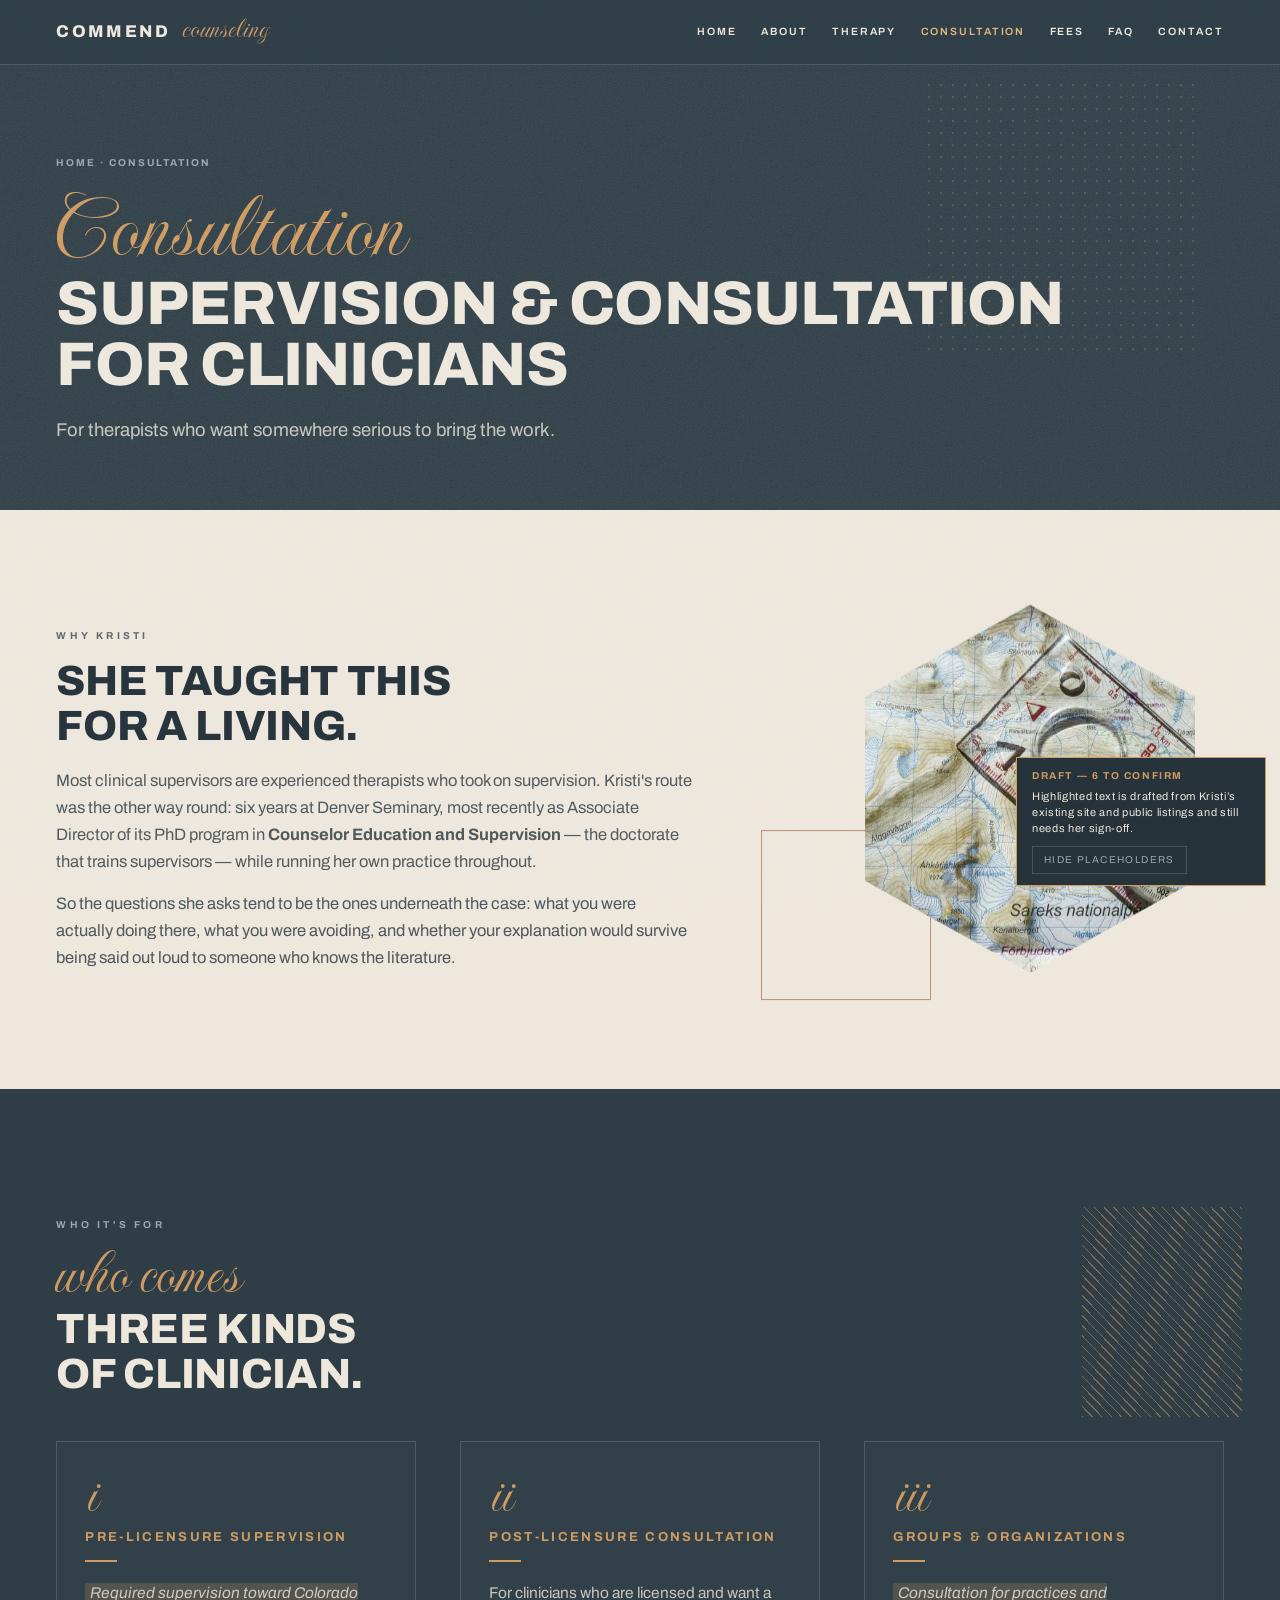
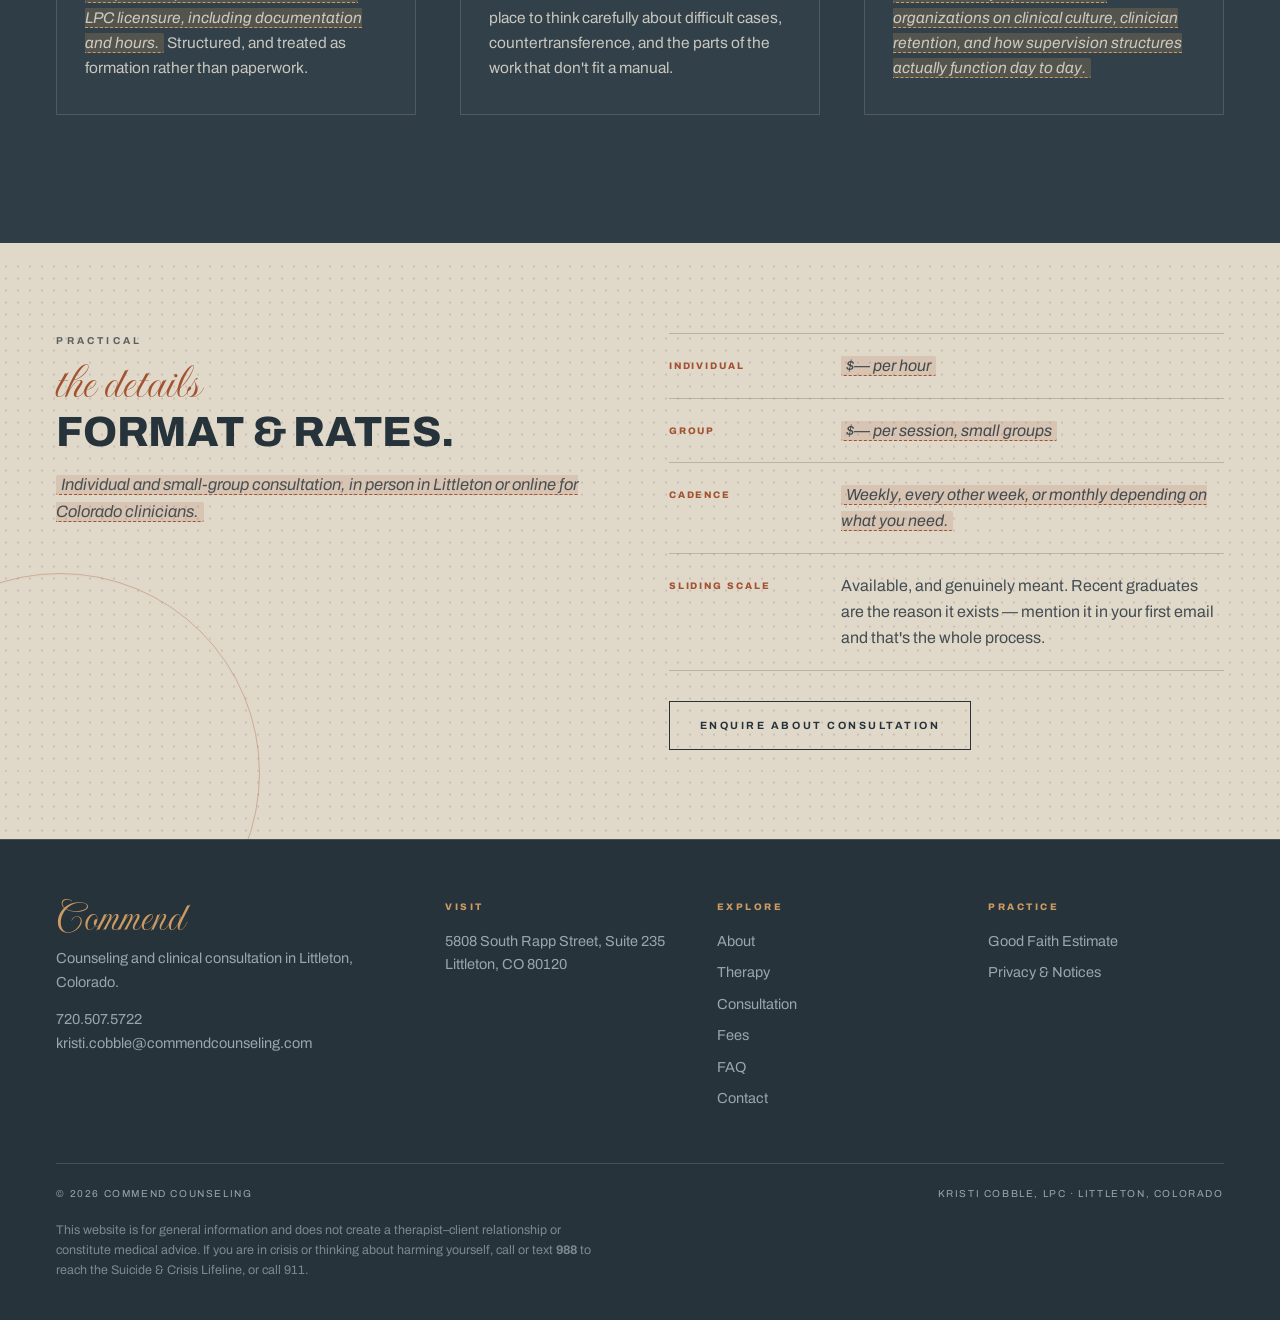
<file: consultation.html>
<!DOCTYPE html>
<html lang="en">
<head>
<meta charset="utf-8">
<meta name="viewport" content="width=device-width, initial-scale=1">
<title>Clinical Supervision &amp; Consultation for Therapists &middot; Commend Counseling</title>
<meta name="description" content="Clinical supervision and consultation for Colorado therapists, from a former Associate Director of a PhD program in Counselor Education and Supervision.">
<link rel="canonical" href="https://losmanzanos.github.io/Kristi/consultation.html">
<meta name="theme-color" content="#2E3D46">
<meta name="robots" content="noindex,nofollow">
<meta property="og:type" content="website">
<meta property="og:site_name" content="Commend Counseling">
<meta property="og:url" content="https://losmanzanos.github.io/Kristi/consultation.html">
<meta property="og:title" content="Clinical Supervision &amp; Consultation for Therapists &middot; Commend Counseling">
<meta property="og:description" content="Clinical supervision and consultation for Colorado therapists, from a former Associate Director of a PhD program in Counselor Education and Supervision.">
<meta property="og:image" content="https://losmanzanos.github.io/Kristi/og-image.jpg">
<meta property="og:image:width" content="1200">
<meta property="og:image:height" content="630">
<meta name="twitter:card" content="summary_large_image">
<meta name="twitter:title" content="Clinical Supervision &amp; Consultation for Therapists &middot; Commend Counseling">
<meta name="twitter:description" content="Clinical supervision and consultation for Colorado therapists, from a former Associate Director of a PhD program in Counselor Education and Supervision.">
<meta name="twitter:image" content="https://losmanzanos.github.io/Kristi/og-image.jpg">
<link rel="icon" href="favicon-32.png" sizes="32x32" type="image/png">
<link rel="icon" href="icon-512.png" sizes="512x512" type="image/png">
<link rel="apple-touch-icon" href="apple-touch-icon.png">
<link rel="preconnect" href="https://fonts.googleapis.com">
<link rel="preconnect" href="https://fonts.gstatic.com" crossorigin>
<link href="https://fonts.googleapis.com/css2?family=Archivo:wght@400;500;600;700;800&family=Imperial+Script&display=swap" rel="stylesheet">
<link rel="stylesheet" href="assets/site.css">

</head>
<body>
<a class="skip" href="#main">Skip to content</a>

<svg width="0" height="0" style="position:absolute" aria-hidden="true"><defs>
  <filter id="grainF"><feTurbulence type="fractalNoise" baseFrequency="0.8" numOctaves="3" stitchTiles="stitch"/><feColorMatrix type="saturate" values="0"/></filter>
</defs></svg>
<div class="grain" aria-hidden="true"><svg><rect width="100%" height="100%" filter="url(#grainF)" opacity=".4"/></svg></div>

<nav>
  <div class="wrap nav-in">
    <a class="brand" href="index.html"><b>Commend</b><i>counseling</i></a>
    <button class="navtoggle" aria-expanded="false" aria-controls="navlinks">Menu</button>
    <div class="nav-links" id="navlinks"><a href="index.html">Home</a><a href="about.html">About</a><a href="services.html">Therapy</a><a href="consultation.html" aria-current="page">Consultation</a><a href="fees.html">Fees</a><a href="faq.html">FAQ</a><a href="contact.html">Contact</a></div>
  </div>
</nav>

<main id="main">

<section class="phead">
  <div class="geo g-dot" data-sp="0.4" style="color:rgba(205,155,98,.24);width:280px;height:280px;right:6%;top:0"></div>
  <div class="wrap">
    <div class="crumb"><a href="index.html">Home</a> &middot; Consultation</div>
    <span class="hand hand-xl" style="margin-left:-3px">Consultation</span>
    <h1 style="margin-top:6px">Supervision &amp; consultation<br>for clinicians</h1>
    <p class="lead">For therapists who want somewhere serious to bring the work.</p>
  </div>
</section>

<section class="sec-sm lt">
  <div class="wrap two-b">
    <div class="rv">
      <span class="eyebrow">Why Kristi</span>
      <h2>She taught this for a living.</h2>
      <p style="margin-top:20px">Most clinical supervisors are experienced therapists who took on supervision.
        Kristi's route was the other way round: six years at Denver Seminary, most recently as
        Associate Director of its PhD program in <strong>Counselor Education and Supervision</strong> &mdash;
        the doctorate that trains supervisors &mdash; while running her own practice throughout.</p>
      <p>So the questions she asks tend to be the ones underneath the case: what you were actually
        doing there, what you were avoiding, and whether your explanation would survive being said
        out loud to someone who knows the literature.</p>
    </div>
    <div class="stage rv" style="height:clamp(300px,34vw,400px)">
      <div class="ph cut-hex" data-sp="0.2" style="width:70%;height:92%;right:6%;top:2%">
        <img loading="lazy" decoding="async" src="compass-map.jpg" alt="A compass resting on a topographic map">
      </div>
      <div class="geo g-frame" data-sp="-0.5" style="color:var(--ember);opacity:.6;width:170px;height:170px;left:2%;bottom:4%"></div>
    </div>
  </div>
</section>

<section class="sec">
  <div class="wrap">
  <div class="geo g-hatch" data-sp="0.5" style="color:rgba(205,155,98,.5);width:160px;height:210px;right:3%;top:6%"></div>
    <div class="narrow rv"><span class="eyebrow">Who it's for</span>
      <span class="hand hand-lg" style="margin:0 0 8px -4px">who comes</span>
      <h2>Three kinds of clinician.</h2></div>
    <div class="three" style="margin-top:44px">
      <div class="card rv"><span class="n">i</span><h3>Pre-licensure supervision</h3><div class="hr"></div>
        <p><span class="fill">Required supervision toward Colorado LPC licensure, including documentation and hours.</span> Structured, and treated as formation rather than paperwork.</p></div>
      <div class="card rv"><span class="n">ii</span><h3>Post-licensure consultation</h3><div class="hr"></div>
        <p>For clinicians who are licensed and want a place to think carefully about difficult cases, countertransference, and the parts of the work that don't fit a manual.</p></div>
      <div class="card rv"><span class="n">iii</span><h3>Groups &amp; organizations</h3><div class="hr"></div>
        <p><span class="fill">Consultation for practices and organizations on clinical culture, clinician retention, and how supervision structures actually function day to day.</span></p></div>
    </div>
  </div>
</section>

<section class="sec-sm lt lt2">
  <div class="geo g-dot" data-sp="0.3" style="color:rgba(38,51,59,.13);width:100%;height:100%;left:0;top:0"></div>
  <div class="geo g-ring geo-lg" data-sp="0.45" style="color:rgba(162,82,48,.32);width:400px;height:400px;left:-140px;bottom:-120px"></div>
  <div class="wrap two">
    <div class="rv">
      <span class="eyebrow">Practical</span>
      <span class="hand hand-md" style="margin:0 0 6px -3px">the details</span>
      <h2>Format &amp; rates.</h2>
      <p style="margin-top:18px"><span class="fill">Individual and small-group consultation, in person in Littleton or online for Colorado clinicians.</span></p>
    </div>
    <div class="rv">
      <dl class="dl">
        <div><dt>Individual</dt><dd><span class="fill">$— per hour</span></dd></div>
        <div><dt>Group</dt><dd><span class="fill">$— per session, small groups</span></dd></div>
        <div><dt>Cadence</dt><dd><span class="fill">Weekly, every other week, or monthly depending on what you need.</span></dd></div>
        <div><dt>Sliding scale</dt><dd>Available, and genuinely meant. Recent graduates are the reason it exists &mdash; mention it in your first email and that's the whole process.</dd></div>
      </dl>
      <div style="margin-top:30px"><a class="btn btn-dark" href="contact.html">Enquire about consultation</a></div>
    </div>
  </div>
</section>

</main>

<footer>
  <div class="wrap">
    <div class="f-in">
      <div>
        <div class="hand" style="font-size:46px;margin-bottom:10px">Commend</div>
        <p>Counseling and clinical consultation in Littleton, Colorado.</p>
        <p style="margin-top:14px"><a href="tel:7205075722">720.507.5722</a><br><a href="mailto:kristi.cobble@commendcounseling.com">kristi.cobble@commendcounseling.com</a></p>
      </div>
      <div>
        <div class="f-h">Visit</div>
        <p>5808 South Rapp Street, Suite 235<br>Littleton, CO 80120</p>
      </div>
      <div>
        <div class="f-h">Explore</div>
        <ul><li><a href="about.html">About</a></li><li><a href="services.html">Therapy</a></li><li><a href="consultation.html">Consultation</a></li><li><a href="fees.html">Fees</a></li><li><a href="faq.html">FAQ</a></li><li><a href="contact.html">Contact</a></li></ul>
      </div>
      <div>
        <div class="f-h">Practice</div>
        <ul>
          <li><a href="good-faith-estimate.html">Good Faith Estimate</a></li>
          <li><a href="privacy.html">Privacy &amp; Notices</a></li>
        </ul>
      </div>
    </div>
    <div class="f-bot">
      <span>&copy; 2026 Commend Counseling</span>
      <span>Kristi Cobble, LPC &middot; Littleton, Colorado</span>
    </div>
    <p class="f-dis">This website is for general information and does not create a therapist&ndash;client
      relationship or constitute medical advice. If you are in crisis or thinking about harming yourself,
      call or text <strong>988</strong> to reach the Suicide &amp; Crisis Lifeline, or call 911.</p>
  </div>
</footer>

<div class="fillnote">
  <b>Draft &mdash; <span data-count>0</span> to confirm</b>
  Highlighted text is drafted from Kristi&rsquo;s existing site and public listings and still needs her sign-off.
  <button type="button">Hide placeholders</button>
</div>

<script src="assets/site.js"></script>
</body>
</html>
</file>
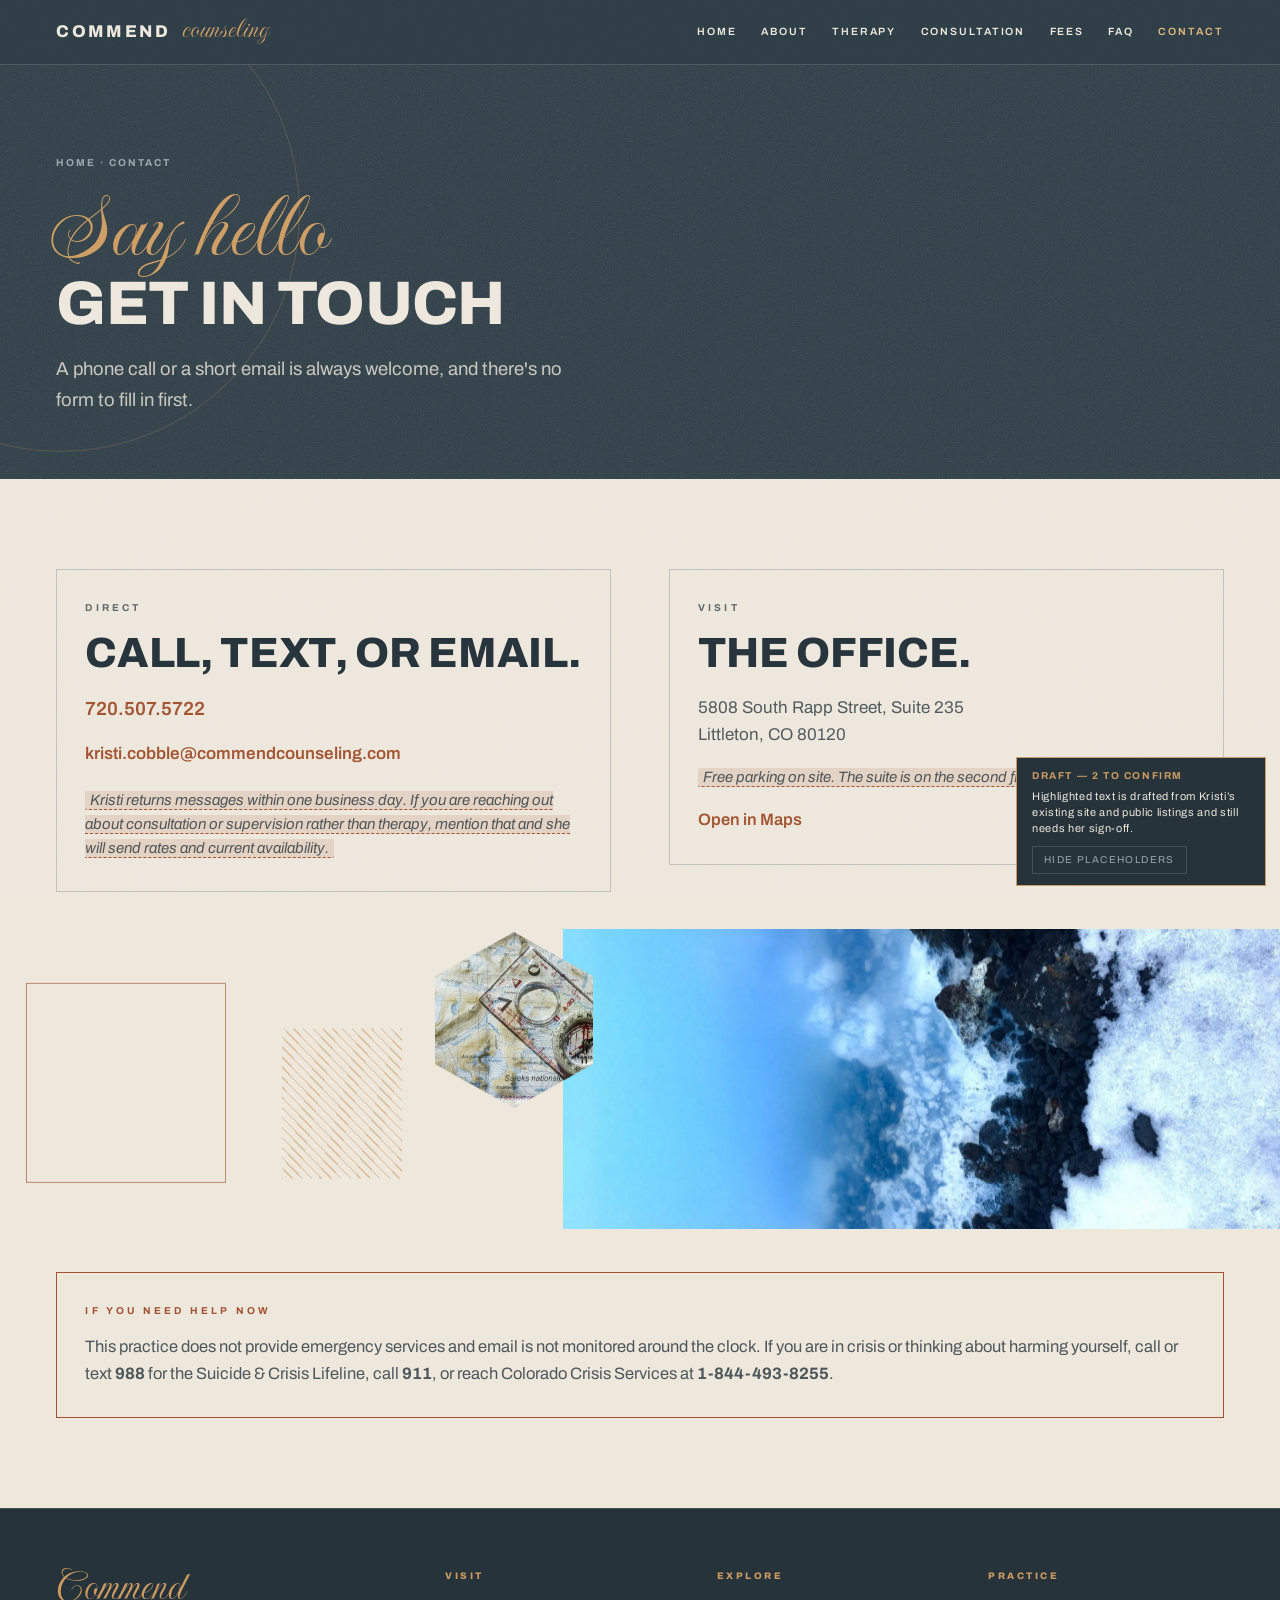
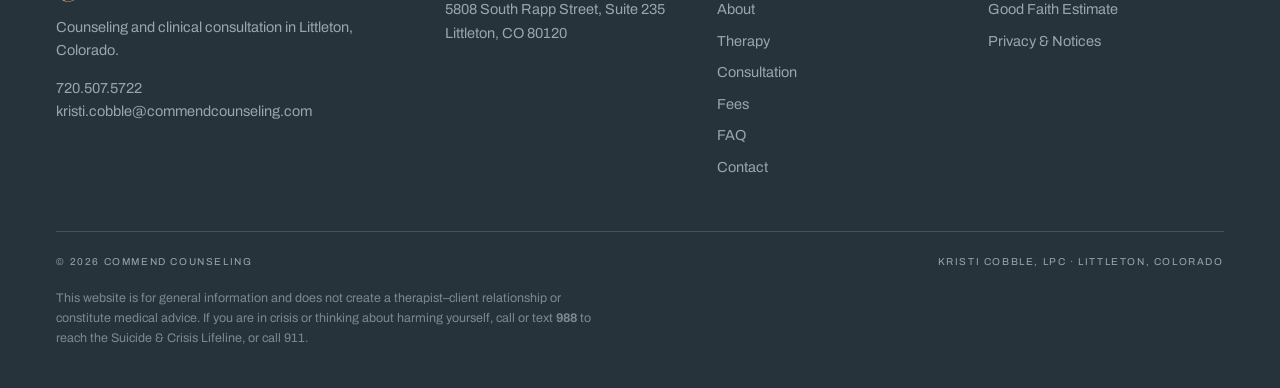
<file: contact.html>
<!DOCTYPE html>
<html lang="en">
<head>
<meta charset="utf-8">
<meta name="viewport" content="width=device-width, initial-scale=1">
<title>Contact &middot; Commend Counseling &middot; Littleton, CO</title>
<meta name="description" content="Call, text, or email Kristi Cobble, LPC. Office at 5808 South Rapp Street, Suite 235, Littleton, Colorado.">
<link rel="canonical" href="https://losmanzanos.github.io/Kristi/contact.html">
<meta name="theme-color" content="#2E3D46">
<meta name="robots" content="noindex,nofollow">
<meta property="og:type" content="website">
<meta property="og:site_name" content="Commend Counseling">
<meta property="og:url" content="https://losmanzanos.github.io/Kristi/contact.html">
<meta property="og:title" content="Contact &middot; Commend Counseling &middot; Littleton, CO">
<meta property="og:description" content="Call, text, or email Kristi Cobble, LPC. Office at 5808 South Rapp Street, Suite 235, Littleton, Colorado.">
<meta property="og:image" content="https://losmanzanos.github.io/Kristi/og-image.jpg">
<meta property="og:image:width" content="1200">
<meta property="og:image:height" content="630">
<meta name="twitter:card" content="summary_large_image">
<meta name="twitter:title" content="Contact &middot; Commend Counseling &middot; Littleton, CO">
<meta name="twitter:description" content="Call, text, or email Kristi Cobble, LPC. Office at 5808 South Rapp Street, Suite 235, Littleton, Colorado.">
<meta name="twitter:image" content="https://losmanzanos.github.io/Kristi/og-image.jpg">
<link rel="icon" href="favicon-32.png" sizes="32x32" type="image/png">
<link rel="icon" href="icon-512.png" sizes="512x512" type="image/png">
<link rel="apple-touch-icon" href="apple-touch-icon.png">
<link rel="preconnect" href="https://fonts.googleapis.com">
<link rel="preconnect" href="https://fonts.gstatic.com" crossorigin>
<link href="https://fonts.googleapis.com/css2?family=Archivo:wght@400;500;600;700;800&family=Imperial+Script&display=swap" rel="stylesheet">
<link rel="stylesheet" href="assets/site.css">

</head>
<body>
<a class="skip" href="#main">Skip to content</a>

<svg width="0" height="0" style="position:absolute" aria-hidden="true"><defs>
  <filter id="grainF"><feTurbulence type="fractalNoise" baseFrequency="0.8" numOctaves="3" stitchTiles="stitch"/><feColorMatrix type="saturate" values="0"/></filter>
</defs></svg>
<div class="grain" aria-hidden="true"><svg><rect width="100%" height="100%" filter="url(#grainF)" opacity=".4"/></svg></div>

<nav>
  <div class="wrap nav-in">
    <a class="brand" href="index.html"><b>Commend</b><i>counseling</i></a>
    <button class="navtoggle" aria-expanded="false" aria-controls="navlinks">Menu</button>
    <div class="nav-links" id="navlinks"><a href="index.html">Home</a><a href="about.html">About</a><a href="services.html">Therapy</a><a href="consultation.html">Consultation</a><a href="fees.html">Fees</a><a href="faq.html">FAQ</a><a href="contact.html" aria-current="page">Contact</a></div>
  </div>
</nav>

<main id="main">

<section class="phead">
  <div class="geo g-ring geo-lg" data-sp="0.4" style="color:var(--brass);opacity:.24;width:480px;height:480px;left:-180px;top:-110px"></div>
  <div class="wrap">
    <div class="crumb"><a href="index.html">Home</a> &middot; Contact</div>
    <span class="hand hand-xl" style="margin-left:-3px">Say hello</span>
    <h1 style="margin-top:6px">Get in touch</h1>
    <p class="lead">A phone call or a short email is always welcome, and there's no form to fill in first.</p>
  </div>
</section>

<section class="sec-sm lt">
  <div class="wrap two">
    <div class="rv">
      <div class="cbox">
        <span class="eyebrow">Direct</span>
        <h2 style="font-size:26px">Call, text, or email.</h2>
        <p style="margin-top:18px;font-size:19px"><a href="tel:7205075722">720.507.5722</a></p>
        <p style="font-size:17px"><a href="mailto:kristi.cobble@commendcounseling.com">kristi.cobble@commendcounseling.com</a></p>
        <p style="margin-top:20px;font-size:15px"><span class="fill">Kristi returns messages within one business day. If you are reaching out about consultation or supervision rather than therapy, mention that and she will send rates and current availability.</span></p>
      </div>
    </div>
    <div class="rv">
      <div class="cbox">
        <span class="eyebrow">Visit</span>
        <h2 style="font-size:26px">The office.</h2>
        <p style="margin-top:18px;font-size:17px">5808 South Rapp Street, Suite 235<br>Littleton, CO 80120</p>
        <p style="margin-top:16px;font-size:15px"><span class="fill">Free parking on site. The suite is on the second floor with elevator access.</span></p>
        <p style="margin-top:18px"><a href="https://maps.google.com/?q=5808+S+Rapp+St+Ste+235+Littleton+CO+80120" rel="noopener">Open in Maps</a></p>
      </div>
    </div>
  </div>
  <div class="wrap rv" style="margin-top:44px;position:relative;height:clamp(210px,24vw,300px)">
    <div class="ph" data-sp="0.14" style="width:56%;height:100%;right:0;top:0">
      <img loading="lazy" decoding="async" src="kristi-iceberg.jpg" alt="">
    </div>
    <div class="ph cut-hex" data-sp="0.75" style="width:158px;height:176px;left:34%;top:12%">
      <img loading="lazy" decoding="async" src="compass-map.jpg" alt="">
    </div>
    <div class="geo g-frame" data-sp="-0.5" style="color:var(--ember);opacity:.65;width:200px;height:200px;left:2%;top:8%"></div>
    <div class="geo g-hatch" data-sp="0.9" style="color:rgba(205,155,98,.6);width:120px;height:150px;left:22%;bottom:0"></div>
  </div>
  <div class="wrap rv" style="margin-top:36px">
    <div class="cbox" style="border-color:var(--ember)">
      <span class="eyebrow" style="color:var(--ember)">If you need help now</span>
      <p style="margin-top:6px">This practice does not provide emergency services and email is not monitored
      around the clock. If you are in crisis or thinking about harming yourself, call or text
      <strong>988</strong> for the Suicide &amp; Crisis Lifeline, call <strong>911</strong>, or reach
      Colorado Crisis Services at <strong>1-844-493-8255</strong>.</p>
    </div>
  </div>
</section>

</main>

<footer>
  <div class="wrap">
    <div class="f-in">
      <div>
        <div class="hand" style="font-size:46px;margin-bottom:10px">Commend</div>
        <p>Counseling and clinical consultation in Littleton, Colorado.</p>
        <p style="margin-top:14px"><a href="tel:7205075722">720.507.5722</a><br><a href="mailto:kristi.cobble@commendcounseling.com">kristi.cobble@commendcounseling.com</a></p>
      </div>
      <div>
        <div class="f-h">Visit</div>
        <p>5808 South Rapp Street, Suite 235<br>Littleton, CO 80120</p>
      </div>
      <div>
        <div class="f-h">Explore</div>
        <ul><li><a href="about.html">About</a></li><li><a href="services.html">Therapy</a></li><li><a href="consultation.html">Consultation</a></li><li><a href="fees.html">Fees</a></li><li><a href="faq.html">FAQ</a></li><li><a href="contact.html">Contact</a></li></ul>
      </div>
      <div>
        <div class="f-h">Practice</div>
        <ul>
          <li><a href="good-faith-estimate.html">Good Faith Estimate</a></li>
          <li><a href="privacy.html">Privacy &amp; Notices</a></li>
        </ul>
      </div>
    </div>
    <div class="f-bot">
      <span>&copy; 2026 Commend Counseling</span>
      <span>Kristi Cobble, LPC &middot; Littleton, Colorado</span>
    </div>
    <p class="f-dis">This website is for general information and does not create a therapist&ndash;client
      relationship or constitute medical advice. If you are in crisis or thinking about harming yourself,
      call or text <strong>988</strong> to reach the Suicide &amp; Crisis Lifeline, or call 911.</p>
  </div>
</footer>

<div class="fillnote">
  <b>Draft &mdash; <span data-count>0</span> to confirm</b>
  Highlighted text is drafted from Kristi&rsquo;s existing site and public listings and still needs her sign-off.
  <button type="button">Hide placeholders</button>
</div>

<script src="assets/site.js"></script>
</body>
</html>
</file>
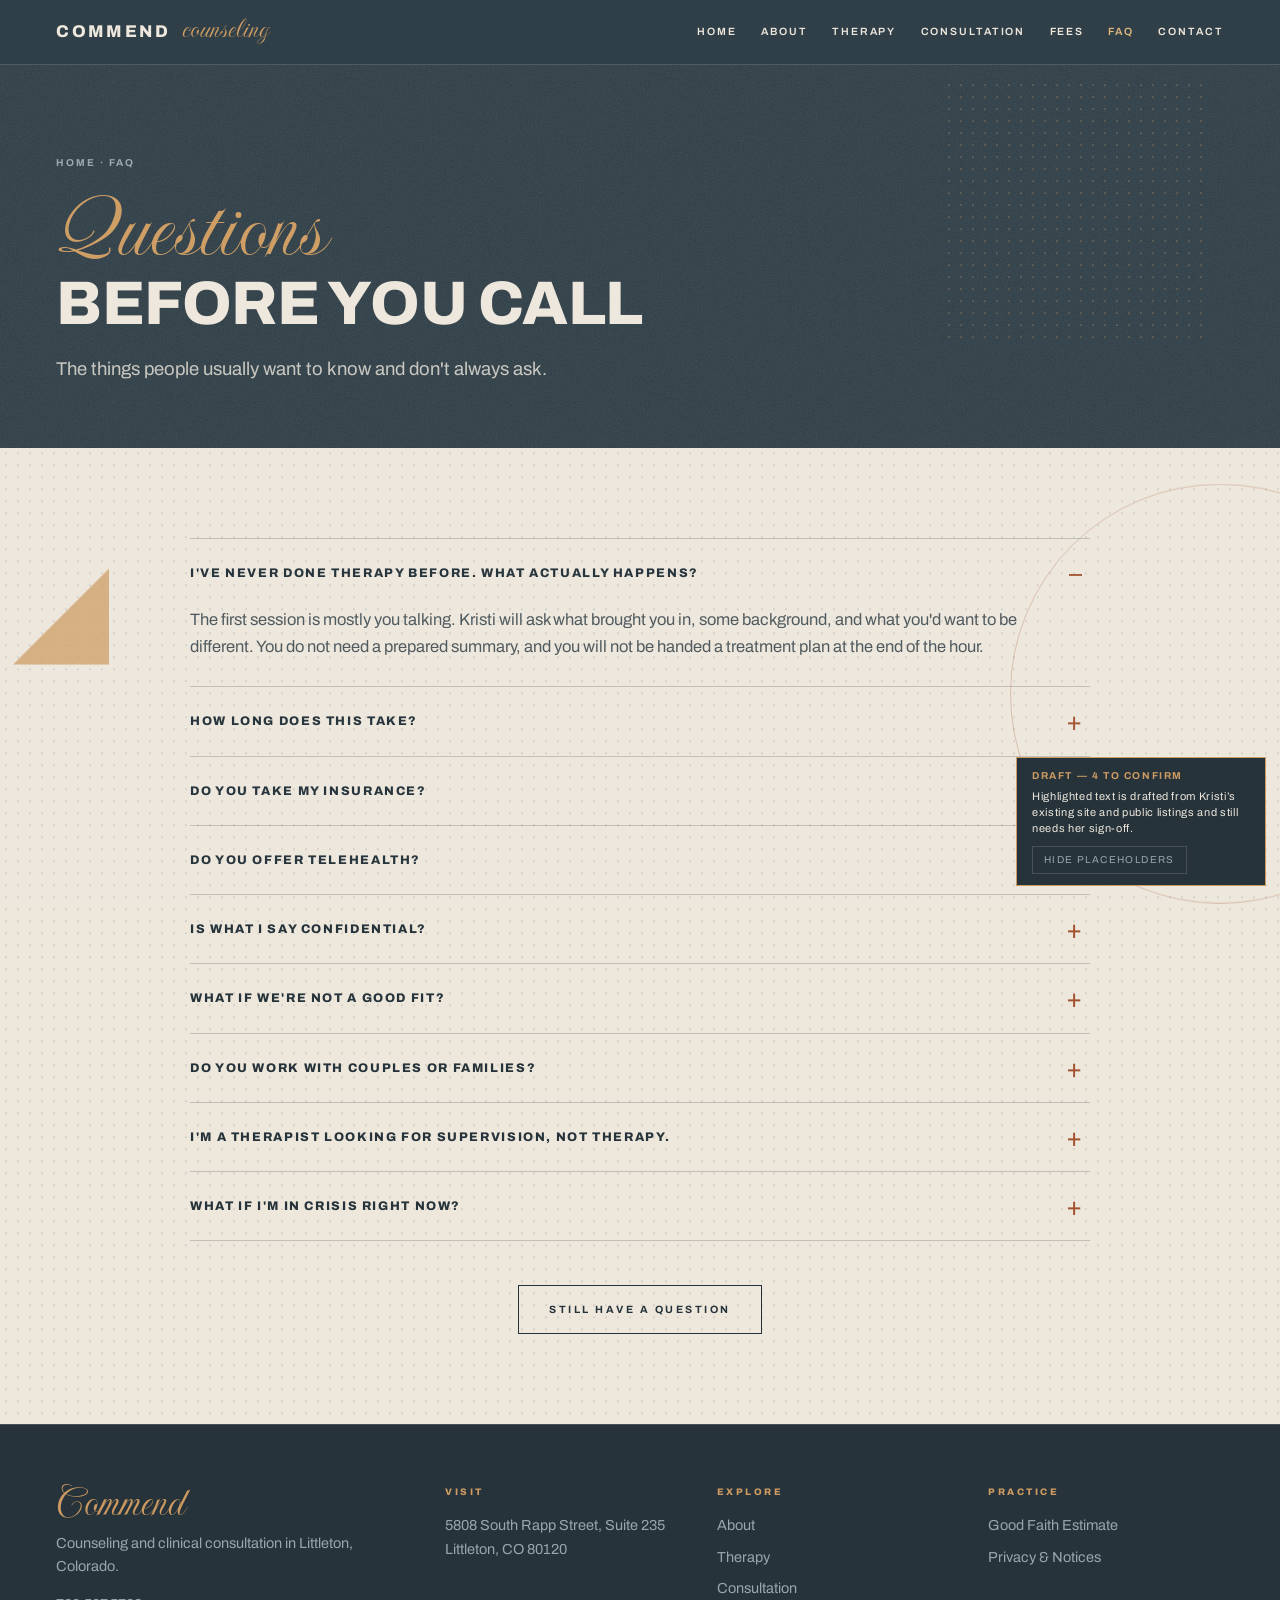
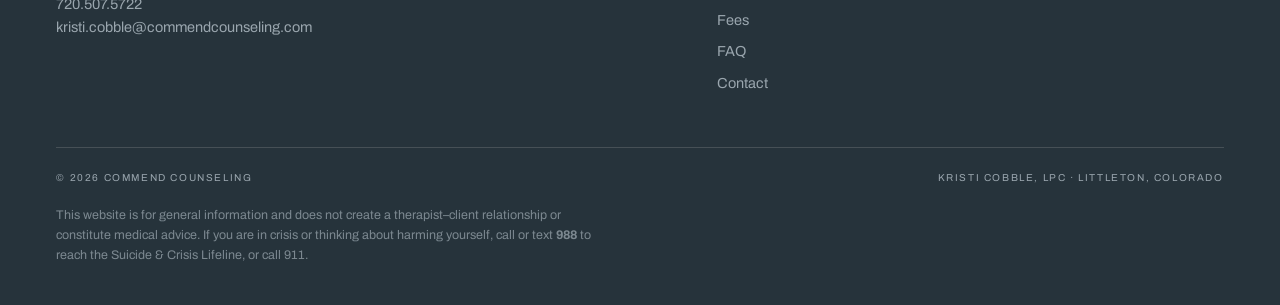
<file: faq.html>
<!DOCTYPE html>
<html lang="en">
<head>
<meta charset="utf-8">
<meta name="viewport" content="width=device-width, initial-scale=1">
<title>Frequently Asked Questions &middot; Commend Counseling</title>
<meta name="description" content="What happens in a first session, insurance, telehealth, confidentiality, and what to do in a crisis.">
<link rel="canonical" href="https://losmanzanos.github.io/Kristi/faq.html">
<meta name="theme-color" content="#2E3D46">
<meta name="robots" content="noindex,nofollow">
<meta property="og:type" content="website">
<meta property="og:site_name" content="Commend Counseling">
<meta property="og:url" content="https://losmanzanos.github.io/Kristi/faq.html">
<meta property="og:title" content="Frequently Asked Questions &middot; Commend Counseling">
<meta property="og:description" content="What happens in a first session, insurance, telehealth, confidentiality, and what to do in a crisis.">
<meta property="og:image" content="https://losmanzanos.github.io/Kristi/og-image.jpg">
<meta property="og:image:width" content="1200">
<meta property="og:image:height" content="630">
<meta name="twitter:card" content="summary_large_image">
<meta name="twitter:title" content="Frequently Asked Questions &middot; Commend Counseling">
<meta name="twitter:description" content="What happens in a first session, insurance, telehealth, confidentiality, and what to do in a crisis.">
<meta name="twitter:image" content="https://losmanzanos.github.io/Kristi/og-image.jpg">
<link rel="icon" href="favicon-32.png" sizes="32x32" type="image/png">
<link rel="icon" href="icon-512.png" sizes="512x512" type="image/png">
<link rel="apple-touch-icon" href="apple-touch-icon.png">
<link rel="preconnect" href="https://fonts.googleapis.com">
<link rel="preconnect" href="https://fonts.gstatic.com" crossorigin>
<link href="https://fonts.googleapis.com/css2?family=Archivo:wght@400;500;600;700;800&family=Imperial+Script&display=swap" rel="stylesheet">
<link rel="stylesheet" href="assets/site.css">

</head>
<body>
<a class="skip" href="#main">Skip to content</a>

<svg width="0" height="0" style="position:absolute" aria-hidden="true"><defs>
  <filter id="grainF"><feTurbulence type="fractalNoise" baseFrequency="0.8" numOctaves="3" stitchTiles="stitch"/><feColorMatrix type="saturate" values="0"/></filter>
</defs></svg>
<div class="grain" aria-hidden="true"><svg><rect width="100%" height="100%" filter="url(#grainF)" opacity=".4"/></svg></div>

<nav>
  <div class="wrap nav-in">
    <a class="brand" href="index.html"><b>Commend</b><i>counseling</i></a>
    <button class="navtoggle" aria-expanded="false" aria-controls="navlinks">Menu</button>
    <div class="nav-links" id="navlinks"><a href="index.html">Home</a><a href="about.html">About</a><a href="services.html">Therapy</a><a href="consultation.html">Consultation</a><a href="fees.html">Fees</a><a href="faq.html" aria-current="page">FAQ</a><a href="contact.html">Contact</a></div>
  </div>
</nav>

<main id="main">

<section class="phead">
  <div class="geo g-dot" data-sp="0.4" style="color:rgba(205,155,98,.24);width:260px;height:260px;right:6%;top:0"></div>
  <div class="wrap">
    <div class="crumb"><a href="index.html">Home</a> &middot; FAQ</div>
    <span class="hand hand-xl" style="margin-left:-3px">Questions</span>
    <h1 style="margin-top:6px">Before you call</h1>
    <p class="lead">The things people usually want to know and don't always ask.</p>
  </div>
</section>

<section class="sec-sm lt">
  <div class="geo g-dot" data-sp="0.3" style="color:rgba(38,51,59,.11);width:100%;height:100%;left:0;top:0"></div>
  <div class="geo g-ring geo-lg" data-sp="0.45" style="color:rgba(162,82,48,.28);width:420px;height:420px;right:-150px;top:4%"></div>
  <div class="geo g-fill cut-tri" data-sp="-0.7" style="color:var(--brass);opacity:.75;width:96px;height:96px;left:1%;top:12%"></div>
  <div class="wrap">
    <div class="faq-list rv" style="margin:0 auto">
      <details open><summary>I've never done therapy before. What actually happens?</summary>
        <div class="body"><p>The first session is mostly you talking. Kristi will ask what brought you in, some
        background, and what you'd want to be different. You do not need a prepared summary, and you
        will not be handed a treatment plan at the end of the hour.</p></div></details>
      <details><summary>How long does this take?</summary>
        <div class="body"><p><span class="fill">It depends entirely on what you are working on. Some people come for a few months around a specific transition; others stay longer because the work keeps being useful. It gets discussed openly rather than assumed.</span></p></div></details>
      <details><summary>Do you take my insurance?</summary>
        <div class="body"><p>Kristi is an affiliated Kaiser Permanente provider and also sees clients through
        Sondermind. <span class="fill">For other carriers, self-pay with a superbill for out-of-network reimbursement is usually the route.</span> See <a href="fees.html" style="color:var(--ember);font-weight:600">Fees &amp; insurance</a>.</p></div></details>
      <details><summary>Do you offer telehealth?</summary>
        <div class="body"><p><span class="fill">Yes, for clients located in Colorado. Some people do all their sessions online, others mix. In-person is in Littleton.</span></p></div></details>
      <details><summary>Is what I say confidential?</summary>
        <div class="body"><p>Yes, with the legal exceptions every Colorado therapist shares: risk of serious harm
        to yourself or someone else, suspected abuse or neglect of a child or at-risk adult, and court
        orders. Kristi will go through this in the first session rather than burying it in paperwork.</p></div></details>
      <details><summary>What if we're not a good fit?</summary>
        <div class="body"><p>Then she'll say so and help you find someone better suited. Fit matters more than almost
        anything else in this work, and it is not an insult to either party when it isn't there.</p></div></details>
      <details><summary>Do you work with couples or families?</summary>
        <div class="body"><p><span class="fill">Kristi primarily sees individual adults. Ask when you call &mdash; if it is not a fit she keeps a referral list of trusted clinicians who do this work.</span></p></div></details>
      <details><summary>I'm a therapist looking for supervision, not therapy.</summary>
        <div class="body"><p>That's a large part of the practice. See <a href="consultation.html" style="color:var(--ember);font-weight:600">Consultation &amp; supervision</a>.</p></div></details>
      <details><summary>What if I'm in crisis right now?</summary>
        <div class="body"><p>This website isn't the right channel and email isn't monitored around the clock. Call or
        text <strong>988</strong> for the Suicide &amp; Crisis Lifeline, or call 911. Colorado Crisis Services is
        also available at <strong>1-844-493-8255</strong>.</p></div></details>
    </div>
    <div class="rv" style="text-align:center;margin-top:44px"><a class="btn btn-dark" href="contact.html">Still have a question</a></div>
  </div>
</section>

</main>

<footer>
  <div class="wrap">
    <div class="f-in">
      <div>
        <div class="hand" style="font-size:46px;margin-bottom:10px">Commend</div>
        <p>Counseling and clinical consultation in Littleton, Colorado.</p>
        <p style="margin-top:14px"><a href="tel:7205075722">720.507.5722</a><br><a href="mailto:kristi.cobble@commendcounseling.com">kristi.cobble@commendcounseling.com</a></p>
      </div>
      <div>
        <div class="f-h">Visit</div>
        <p>5808 South Rapp Street, Suite 235<br>Littleton, CO 80120</p>
      </div>
      <div>
        <div class="f-h">Explore</div>
        <ul><li><a href="about.html">About</a></li><li><a href="services.html">Therapy</a></li><li><a href="consultation.html">Consultation</a></li><li><a href="fees.html">Fees</a></li><li><a href="faq.html">FAQ</a></li><li><a href="contact.html">Contact</a></li></ul>
      </div>
      <div>
        <div class="f-h">Practice</div>
        <ul>
          <li><a href="good-faith-estimate.html">Good Faith Estimate</a></li>
          <li><a href="privacy.html">Privacy &amp; Notices</a></li>
        </ul>
      </div>
    </div>
    <div class="f-bot">
      <span>&copy; 2026 Commend Counseling</span>
      <span>Kristi Cobble, LPC &middot; Littleton, Colorado</span>
    </div>
    <p class="f-dis">This website is for general information and does not create a therapist&ndash;client
      relationship or constitute medical advice. If you are in crisis or thinking about harming yourself,
      call or text <strong>988</strong> to reach the Suicide &amp; Crisis Lifeline, or call 911.</p>
  </div>
</footer>

<div class="fillnote">
  <b>Draft &mdash; <span data-count>0</span> to confirm</b>
  Highlighted text is drafted from Kristi&rsquo;s existing site and public listings and still needs her sign-off.
  <button type="button">Hide placeholders</button>
</div>

<script src="assets/site.js"></script>
</body>
</html>
</file>
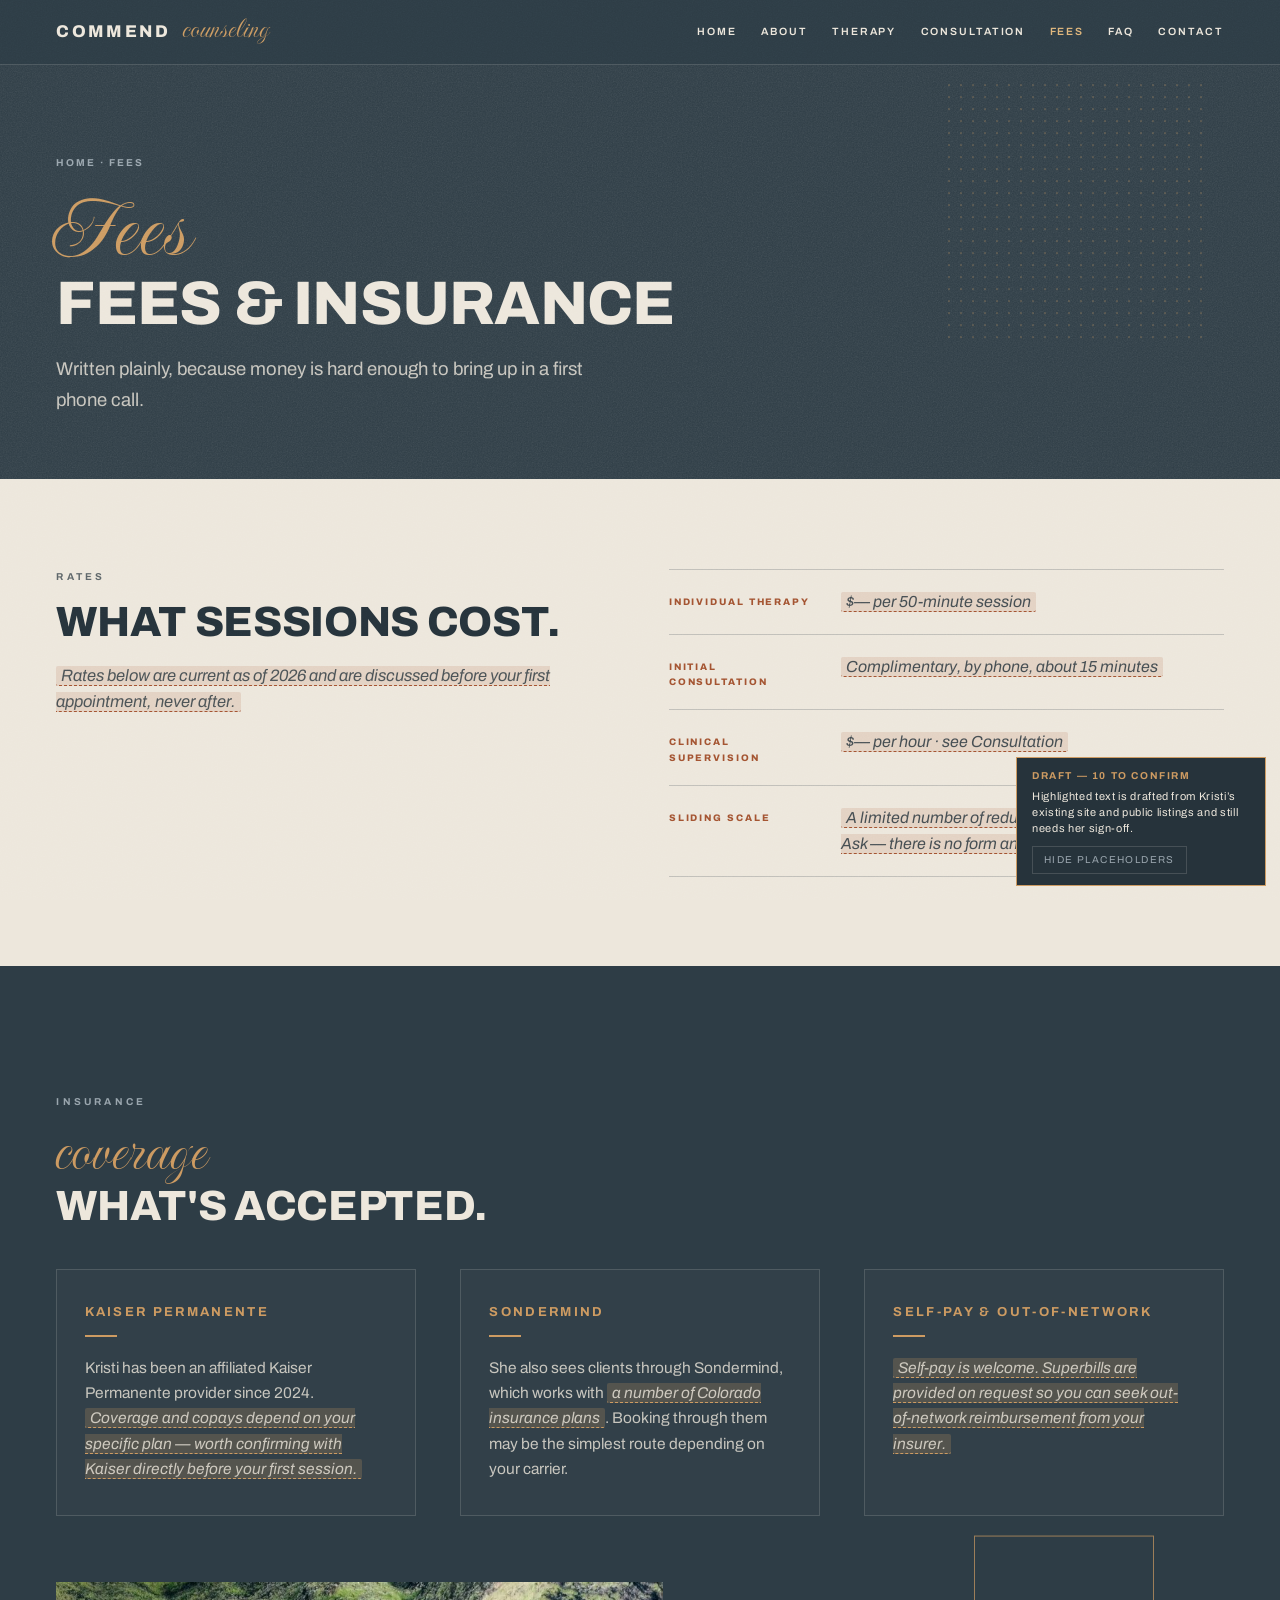
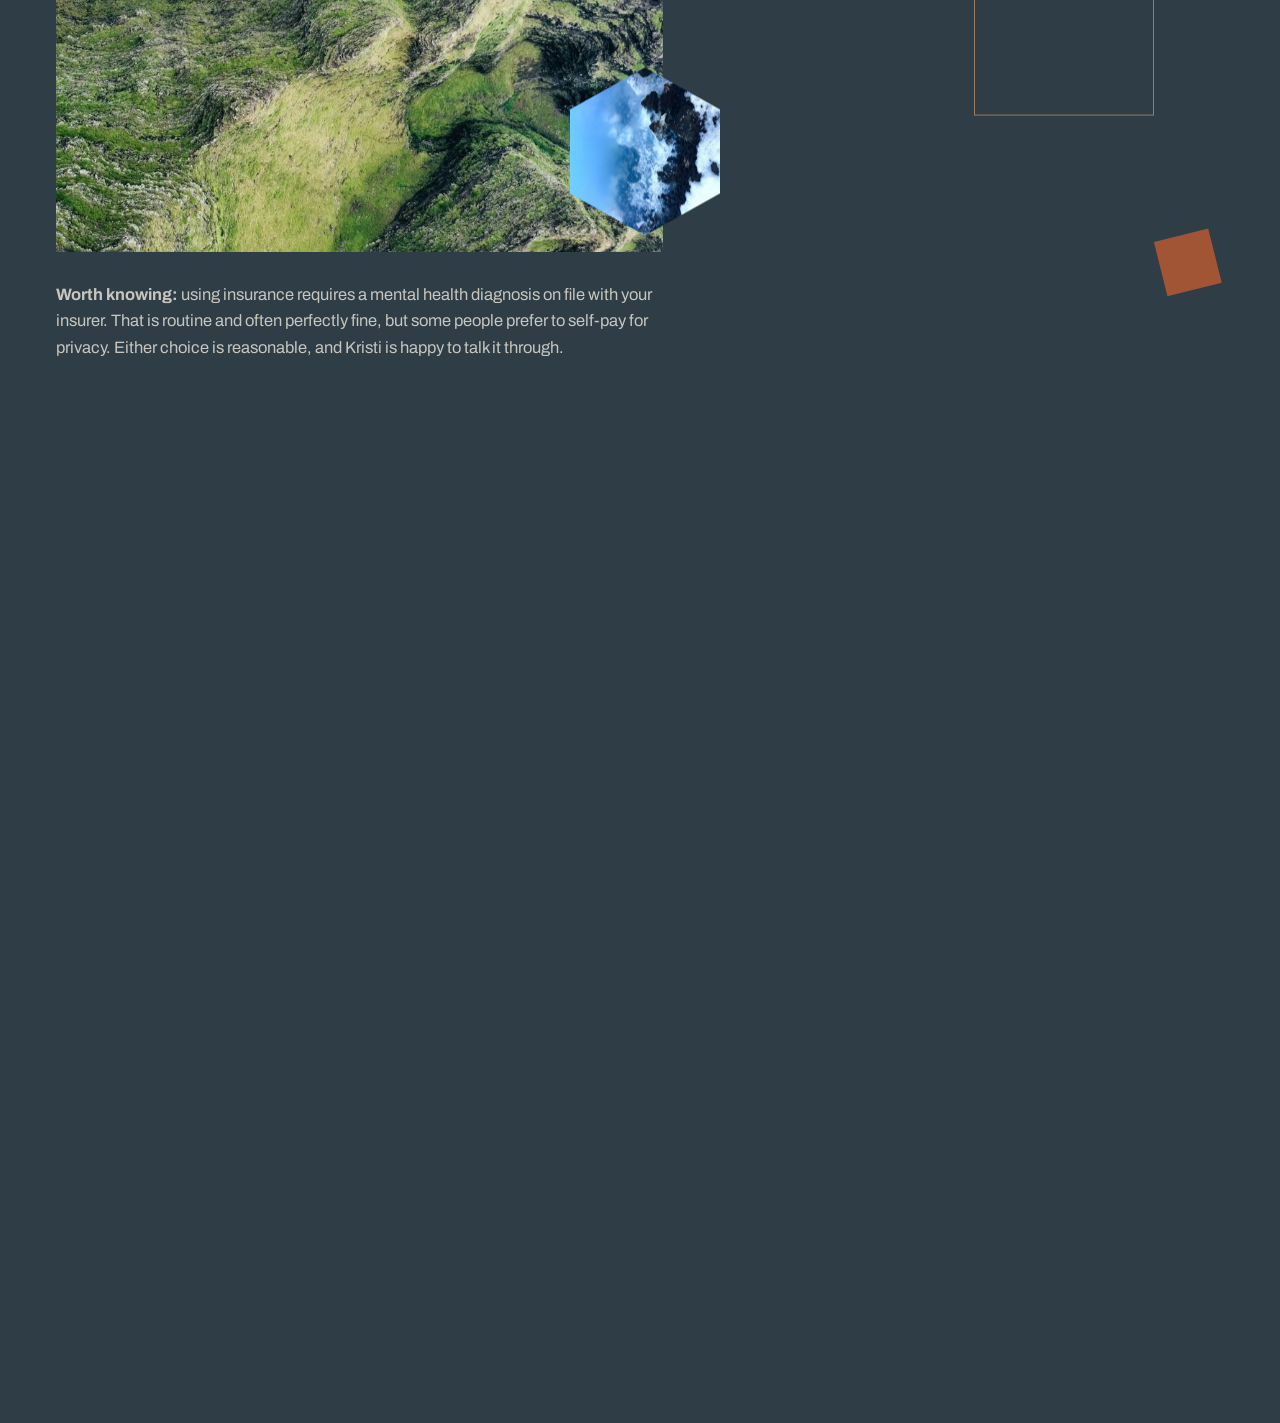
<file: fees.html>
<!DOCTYPE html>
<html lang="en">
<head>
<meta charset="utf-8">
<meta name="viewport" content="width=device-width, initial-scale=1">
<title>Fees &amp; Insurance &middot; Commend Counseling</title>
<meta name="description" content="Session rates, Kaiser Permanente and Sondermind, self-pay, superbills, and sliding scale availability.">
<link rel="canonical" href="https://losmanzanos.github.io/Kristi/fees.html">
<meta name="theme-color" content="#2E3D46">
<meta name="robots" content="noindex,nofollow">
<meta property="og:type" content="website">
<meta property="og:site_name" content="Commend Counseling">
<meta property="og:url" content="https://losmanzanos.github.io/Kristi/fees.html">
<meta property="og:title" content="Fees &amp; Insurance &middot; Commend Counseling">
<meta property="og:description" content="Session rates, Kaiser Permanente and Sondermind, self-pay, superbills, and sliding scale availability.">
<meta property="og:image" content="https://losmanzanos.github.io/Kristi/og-image.jpg">
<meta property="og:image:width" content="1200">
<meta property="og:image:height" content="630">
<meta name="twitter:card" content="summary_large_image">
<meta name="twitter:title" content="Fees &amp; Insurance &middot; Commend Counseling">
<meta name="twitter:description" content="Session rates, Kaiser Permanente and Sondermind, self-pay, superbills, and sliding scale availability.">
<meta name="twitter:image" content="https://losmanzanos.github.io/Kristi/og-image.jpg">
<link rel="icon" href="favicon-32.png" sizes="32x32" type="image/png">
<link rel="icon" href="icon-512.png" sizes="512x512" type="image/png">
<link rel="apple-touch-icon" href="apple-touch-icon.png">
<link rel="preconnect" href="https://fonts.googleapis.com">
<link rel="preconnect" href="https://fonts.gstatic.com" crossorigin>
<link href="https://fonts.googleapis.com/css2?family=Archivo:wght@400;500;600;700;800&family=Imperial+Script&display=swap" rel="stylesheet">
<link rel="stylesheet" href="assets/site.css">

</head>
<body>
<a class="skip" href="#main">Skip to content</a>

<svg width="0" height="0" style="position:absolute" aria-hidden="true"><defs>
  <filter id="grainF"><feTurbulence type="fractalNoise" baseFrequency="0.8" numOctaves="3" stitchTiles="stitch"/><feColorMatrix type="saturate" values="0"/></filter>
</defs></svg>
<div class="grain" aria-hidden="true"><svg><rect width="100%" height="100%" filter="url(#grainF)" opacity=".4"/></svg></div>

<nav>
  <div class="wrap nav-in">
    <a class="brand" href="index.html"><b>Commend</b><i>counseling</i></a>
    <button class="navtoggle" aria-expanded="false" aria-controls="navlinks">Menu</button>
    <div class="nav-links" id="navlinks"><a href="index.html">Home</a><a href="about.html">About</a><a href="services.html">Therapy</a><a href="consultation.html">Consultation</a><a href="fees.html" aria-current="page">Fees</a><a href="faq.html">FAQ</a><a href="contact.html">Contact</a></div>
  </div>
</nav>

<main id="main">

<section class="phead">
  <div class="geo g-dot" data-sp="0.4" style="color:rgba(205,155,98,.24);width:260px;height:260px;right:6%;top:0"></div>
  <div class="wrap">
    <div class="crumb"><a href="index.html">Home</a> &middot; Fees</div>
    <span class="hand hand-xl" style="margin-left:-3px">Fees</span>
    <h1 style="margin-top:6px">Fees &amp; insurance</h1>
    <p class="lead">Written plainly, because money is hard enough to bring up in a first phone call.</p>
  </div>
</section>

<section class="sec-sm lt">
  <div class="wrap two">
    <div class="rv">
      <span class="eyebrow">Rates</span>
      <h2>What sessions cost.</h2>
      <p style="margin-top:18px"><span class="fill">Rates below are current as of 2026 and are discussed before your first appointment, never after.</span></p>
    </div>
    <div class="rv">
      <dl class="dl">
        <div><dt>Individual therapy</dt><dd><span class="fill">$— per 50-minute session</span></dd></div>
        <div><dt>Initial consultation</dt><dd><span class="fill">Complimentary, by phone, about 15 minutes</span></dd></div>
        <div><dt>Clinical supervision</dt><dd><span class="fill">$— per hour &middot; see Consultation</span></dd></div>
        <div><dt>Sliding scale</dt><dd><span class="fill">A limited number of reduced-fee slots are held open. Ask &mdash; there is no form and no means testing.</span></dd></div>
      </dl>
    </div>
  </div>
</section>

<section class="sec">
  <div class="geo g-ring geo-lg" data-sp="0.4" style="color:var(--brass);opacity:.2;width:460px;height:460px;left:-160px;bottom:-120px"></div>
  <div class="wrap">
    <div class="narrow rv"><span class="eyebrow">Insurance</span>
      <span class="hand hand-lg" style="margin:0 0 8px -4px">coverage</span>
      <h2>What's accepted.</h2></div>
    <div class="three" style="margin-top:40px">
      <div class="card rv"><h3>Kaiser Permanente</h3><div class="hr"></div>
        <p>Kristi has been an affiliated Kaiser Permanente provider since 2024. <span class="fill">Coverage and copays depend on your specific plan &mdash; worth confirming with Kaiser directly before your first session.</span></p></div>
      <div class="card rv"><h3>Sondermind</h3><div class="hr"></div>
        <p>She also sees clients through Sondermind, which works with <span class="fill">a number of Colorado insurance plans</span>. Booking through them may be the simplest route depending on your carrier.</p></div>
      <div class="card rv"><h3>Self-pay &amp; out-of-network</h3><div class="hr"></div>
        <p><span class="fill">Self-pay is welcome. Superbills are provided on request so you can seek out-of-network reimbursement from your insurer.</span></p></div>
    </div>
    <div class="rv" style="margin-top:52px;position:relative;height:clamp(200px,22vw,270px)">
      <div class="ph" data-sp="0.15" style="width:52%;height:100%;left:0;top:0">
        <img loading="lazy" decoding="async" src="terrain-aerial.jpg" alt="">
      </div>
      <div class="ph cut-hex" data-sp="0.7" style="width:150px;height:168px;left:44%;top:14%">
        <img loading="lazy" decoding="async" src="kristi-iceberg.jpg" alt="">
      </div>
      <div class="geo g-frame" data-sp="-0.5" style="color:var(--brass);opacity:.7;width:180px;height:180px;right:6%;top:6%"></div>
      <div class="geo g-fill" data-sp="0.9" style="color:var(--ember-lt);opacity:.9;width:56px;height:56px;right:2%;bottom:4%;transform:rotate(-14deg)"></div>
    </div>
    <div class="rv" style="margin-top:44px;max-width:70ch">
      <p><strong>Worth knowing:</strong> using insurance requires a mental health diagnosis on file with your
      insurer. That is routine and often perfectly fine, but some people prefer to self-pay for
      privacy. Either choice is reasonable, and Kristi is happy to talk it through.</p>
    </div>
  </div>
</section>

<section class="sec-sm lt lt2">
  <div class="wrap two">
    <div class="rv">
      <span class="eyebrow">Policies</span>
      <h2>The fine print,<br>in plain words.</h2>
    </div>
    <div class="rv">
      <dl class="dl">
        <div><dt>Cancellations</dt><dd><span class="fill">24 hours notice, or the session is charged in full. Genuine emergencies are treated as emergencies.</span></dd></div>
        <div><dt>Payment</dt><dd><span class="fill">Due at the time of service. Card, HSA and FSA accepted.</span></dd></div>
        <div><dt>Good Faith Estimate</dt><dd>If you are uninsured or not using insurance, you are entitled to a written estimate of costs. <a href="good-faith-estimate.html" style="color:var(--ember);font-weight:600">Read more</a>.</dd></div>
      </dl>
    </div>
  </div>
</section>

</main>

<footer>
  <div class="wrap">
    <div class="f-in">
      <div>
        <div class="hand" style="font-size:46px;margin-bottom:10px">Commend</div>
        <p>Counseling and clinical consultation in Littleton, Colorado.</p>
        <p style="margin-top:14px"><a href="tel:7205075722">720.507.5722</a><br><a href="mailto:kristi.cobble@commendcounseling.com">kristi.cobble@commendcounseling.com</a></p>
      </div>
      <div>
        <div class="f-h">Visit</div>
        <p>5808 South Rapp Street, Suite 235<br>Littleton, CO 80120</p>
      </div>
      <div>
        <div class="f-h">Explore</div>
        <ul><li><a href="about.html">About</a></li><li><a href="services.html">Therapy</a></li><li><a href="consultation.html">Consultation</a></li><li><a href="fees.html">Fees</a></li><li><a href="faq.html">FAQ</a></li><li><a href="contact.html">Contact</a></li></ul>
      </div>
      <div>
        <div class="f-h">Practice</div>
        <ul>
          <li><a href="good-faith-estimate.html">Good Faith Estimate</a></li>
          <li><a href="privacy.html">Privacy &amp; Notices</a></li>
        </ul>
      </div>
    </div>
    <div class="f-bot">
      <span>&copy; 2026 Commend Counseling</span>
      <span>Kristi Cobble, LPC &middot; Littleton, Colorado</span>
    </div>
    <p class="f-dis">This website is for general information and does not create a therapist&ndash;client
      relationship or constitute medical advice. If you are in crisis or thinking about harming yourself,
      call or text <strong>988</strong> to reach the Suicide &amp; Crisis Lifeline, or call 911.</p>
  </div>
</footer>

<div class="fillnote">
  <b>Draft &mdash; <span data-count>0</span> to confirm</b>
  Highlighted text is drafted from Kristi&rsquo;s existing site and public listings and still needs her sign-off.
  <button type="button">Hide placeholders</button>
</div>

<script src="assets/site.js"></script>
</body>
</html>
</file>
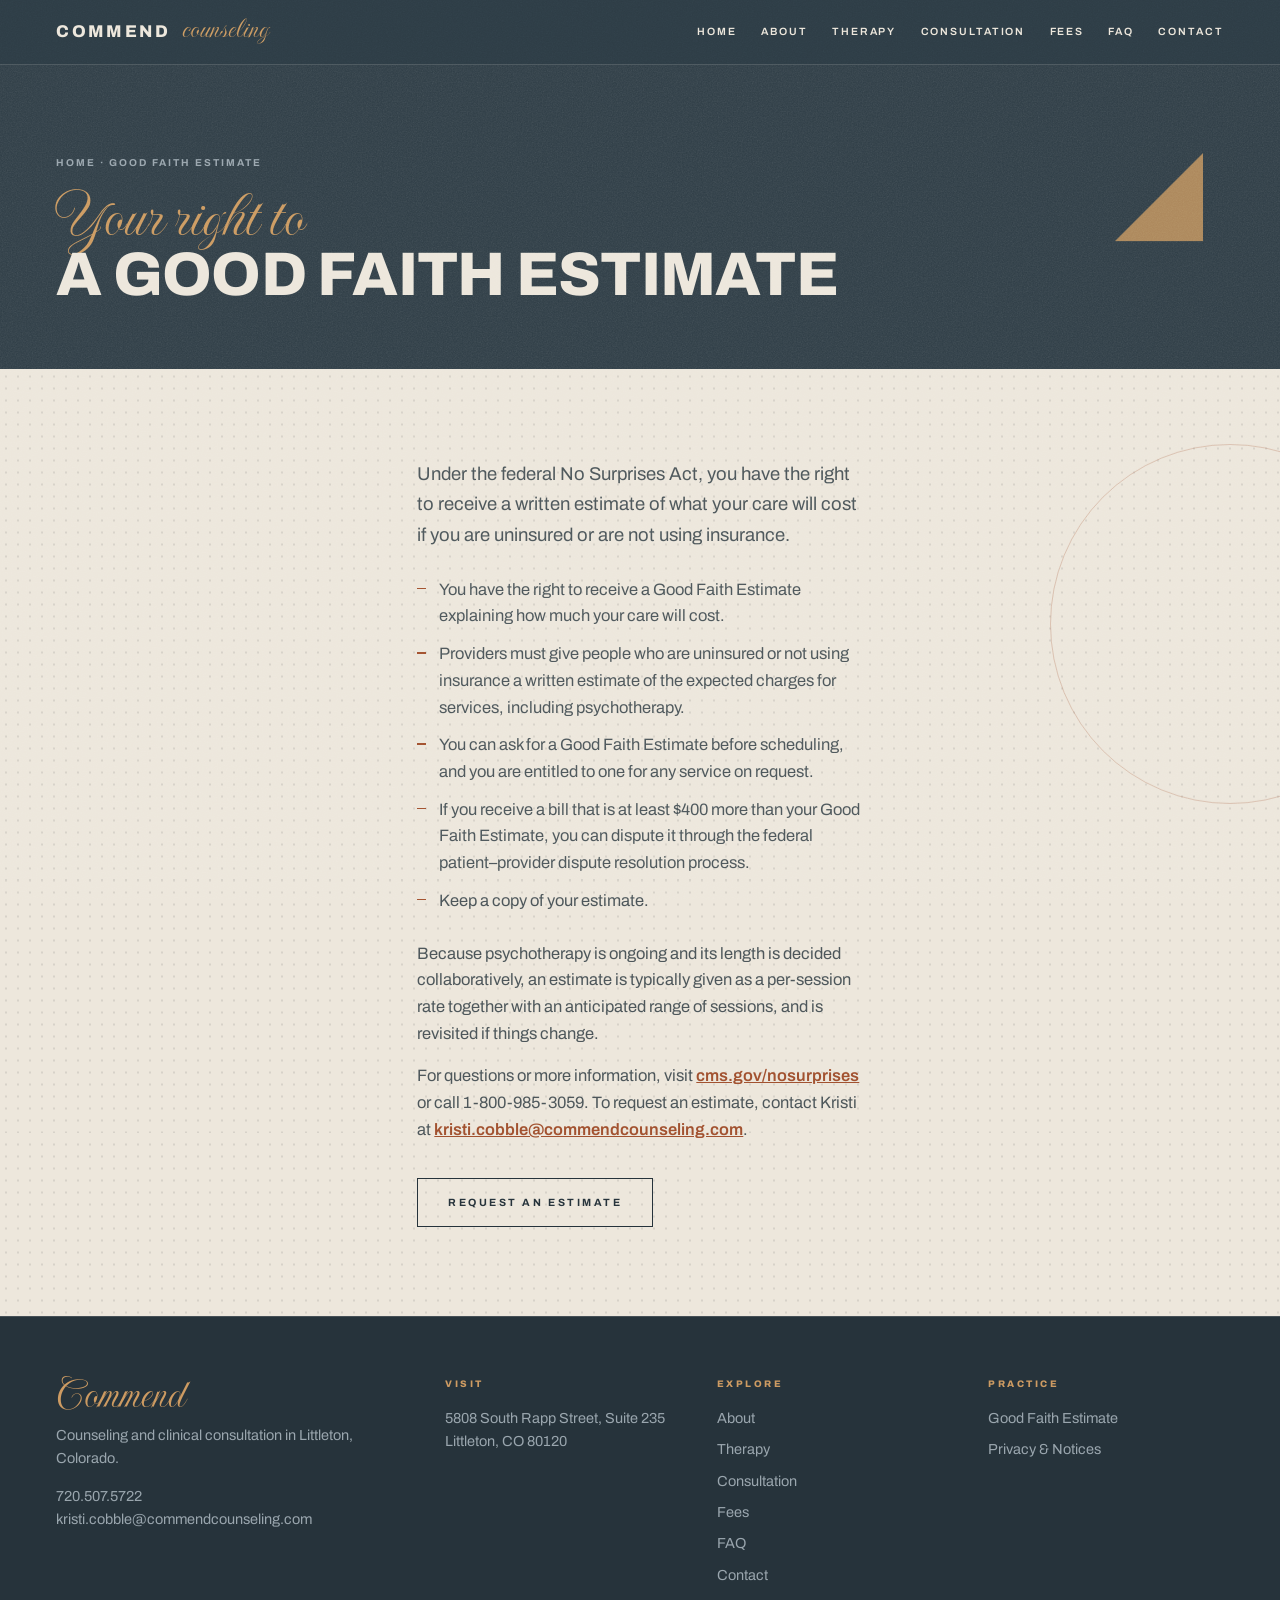
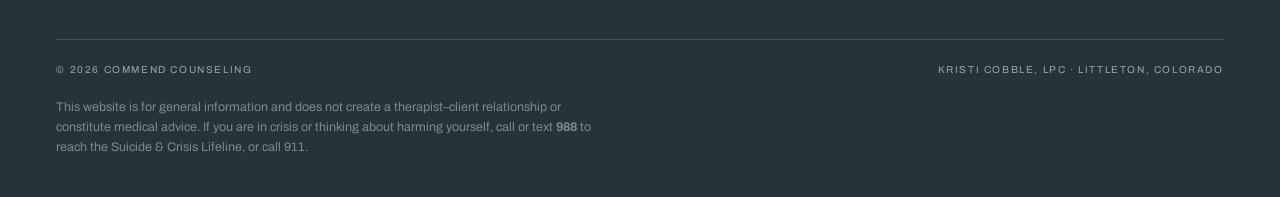
<file: good-faith-estimate.html>
<!DOCTYPE html>
<html lang="en">
<head>
<meta charset="utf-8">
<meta name="viewport" content="width=device-width, initial-scale=1">
<title>Good Faith Estimate &middot; Commend Counseling</title>
<meta name="description" content="Your right to a Good Faith Estimate under the federal No Surprises Act.">
<link rel="canonical" href="https://losmanzanos.github.io/Kristi/good-faith-estimate.html">
<meta name="theme-color" content="#2E3D46">
<meta name="robots" content="noindex,nofollow">
<meta property="og:type" content="website">
<meta property="og:site_name" content="Commend Counseling">
<meta property="og:url" content="https://losmanzanos.github.io/Kristi/good-faith-estimate.html">
<meta property="og:title" content="Good Faith Estimate &middot; Commend Counseling">
<meta property="og:description" content="Your right to a Good Faith Estimate under the federal No Surprises Act.">
<meta property="og:image" content="https://losmanzanos.github.io/Kristi/og-image.jpg">
<meta property="og:image:width" content="1200">
<meta property="og:image:height" content="630">
<meta name="twitter:card" content="summary_large_image">
<meta name="twitter:title" content="Good Faith Estimate &middot; Commend Counseling">
<meta name="twitter:description" content="Your right to a Good Faith Estimate under the federal No Surprises Act.">
<meta name="twitter:image" content="https://losmanzanos.github.io/Kristi/og-image.jpg">
<link rel="icon" href="favicon-32.png" sizes="32x32" type="image/png">
<link rel="icon" href="icon-512.png" sizes="512x512" type="image/png">
<link rel="apple-touch-icon" href="apple-touch-icon.png">
<link rel="preconnect" href="https://fonts.googleapis.com">
<link rel="preconnect" href="https://fonts.gstatic.com" crossorigin>
<link href="https://fonts.googleapis.com/css2?family=Archivo:wght@400;500;600;700;800&family=Imperial+Script&display=swap" rel="stylesheet">
<link rel="stylesheet" href="assets/site.css">

</head>
<body>
<a class="skip" href="#main">Skip to content</a>

<svg width="0" height="0" style="position:absolute" aria-hidden="true"><defs>
  <filter id="grainF"><feTurbulence type="fractalNoise" baseFrequency="0.8" numOctaves="3" stitchTiles="stitch"/><feColorMatrix type="saturate" values="0"/></filter>
</defs></svg>
<div class="grain" aria-hidden="true"><svg><rect width="100%" height="100%" filter="url(#grainF)" opacity=".4"/></svg></div>

<nav>
  <div class="wrap nav-in">
    <a class="brand" href="index.html"><b>Commend</b><i>counseling</i></a>
    <button class="navtoggle" aria-expanded="false" aria-controls="navlinks">Menu</button>
    <div class="nav-links" id="navlinks"><a href="index.html">Home</a><a href="about.html">About</a><a href="services.html">Therapy</a><a href="consultation.html">Consultation</a><a href="fees.html">Fees</a><a href="faq.html">FAQ</a><a href="contact.html">Contact</a></div>
  </div>
</nav>

<main id="main">

<section class="phead">
  <div class="wrap">
    <div class="geo g-fill cut-tri" data-sp="-0.6" style="color:var(--brass);opacity:.8;width:88px;height:88px;right:6%;top:10%"></div>
    <div class="crumb"><a href="index.html">Home</a> &middot; Good Faith Estimate</div>
    <span class="hand hand-lg" style="margin-left:-3px">Your right to</span>
    <h1 style="margin-top:2px">A Good Faith Estimate</h1>
  </div>
</section>

<section class="sec-sm lt">
  <div class="geo g-dot" data-sp="0.28" style="color:rgba(38,51,59,.11);width:100%;height:100%;left:0;top:0"></div>
  <div class="geo g-ring geo-lg" data-sp="0.4" style="color:rgba(162,82,48,.26);width:360px;height:360px;right:-130px;top:8%"></div>
  <div class="wrap narrow rv">
    <p class="lead">Under the federal No Surprises Act, you have the right to receive a written estimate of
      what your care will cost if you are uninsured or are not using insurance.</p>
    <ul class="plain" style="margin-top:26px">
      <li>You have the right to receive a Good Faith Estimate explaining how much your care will cost.</li>
      <li>Providers must give people who are uninsured or not using insurance a written estimate of the
        expected charges for services, including psychotherapy.</li>
      <li>You can ask for a Good Faith Estimate before scheduling, and you are entitled to one for any
        service on request.</li>
      <li>If you receive a bill that is at least $400 more than your Good Faith Estimate, you can dispute
        it through the federal patient&ndash;provider dispute resolution process.</li>
      <li>Keep a copy of your estimate.</li>
    </ul>
    <p style="margin-top:26px">Because psychotherapy is ongoing and its length is decided collaboratively, an
      estimate is typically given as a per-session rate together with an anticipated range of sessions,
      and is revisited if things change.</p>
    <p style="margin-top:16px">For questions or more information, visit
      <a href="https://www.cms.gov/nosurprises" rel="noopener" style="color:var(--ember);font-weight:600">cms.gov/nosurprises</a>
      or call 1-800-985-3059. To request an estimate, contact Kristi at
      <a href="mailto:kristi.cobble@commendcounseling.com" style="color:var(--ember);font-weight:600">kristi.cobble@commendcounseling.com</a>.</p>
    <div style="margin-top:34px"><a class="btn btn-dark" href="contact.html">Request an estimate</a></div>
  </div>
</section>

</main>

<footer>
  <div class="wrap">
    <div class="f-in">
      <div>
        <div class="hand" style="font-size:46px;margin-bottom:10px">Commend</div>
        <p>Counseling and clinical consultation in Littleton, Colorado.</p>
        <p style="margin-top:14px"><a href="tel:7205075722">720.507.5722</a><br><a href="mailto:kristi.cobble@commendcounseling.com">kristi.cobble@commendcounseling.com</a></p>
      </div>
      <div>
        <div class="f-h">Visit</div>
        <p>5808 South Rapp Street, Suite 235<br>Littleton, CO 80120</p>
      </div>
      <div>
        <div class="f-h">Explore</div>
        <ul><li><a href="about.html">About</a></li><li><a href="services.html">Therapy</a></li><li><a href="consultation.html">Consultation</a></li><li><a href="fees.html">Fees</a></li><li><a href="faq.html">FAQ</a></li><li><a href="contact.html">Contact</a></li></ul>
      </div>
      <div>
        <div class="f-h">Practice</div>
        <ul>
          <li><a href="good-faith-estimate.html">Good Faith Estimate</a></li>
          <li><a href="privacy.html">Privacy &amp; Notices</a></li>
        </ul>
      </div>
    </div>
    <div class="f-bot">
      <span>&copy; 2026 Commend Counseling</span>
      <span>Kristi Cobble, LPC &middot; Littleton, Colorado</span>
    </div>
    <p class="f-dis">This website is for general information and does not create a therapist&ndash;client
      relationship or constitute medical advice. If you are in crisis or thinking about harming yourself,
      call or text <strong>988</strong> to reach the Suicide &amp; Crisis Lifeline, or call 911.</p>
  </div>
</footer>

<div class="fillnote">
  <b>Draft &mdash; <span data-count>0</span> to confirm</b>
  Highlighted text is drafted from Kristi&rsquo;s existing site and public listings and still needs her sign-off.
  <button type="button">Hide placeholders</button>
</div>

<script src="assets/site.js"></script>
</body>
</html>
</file>
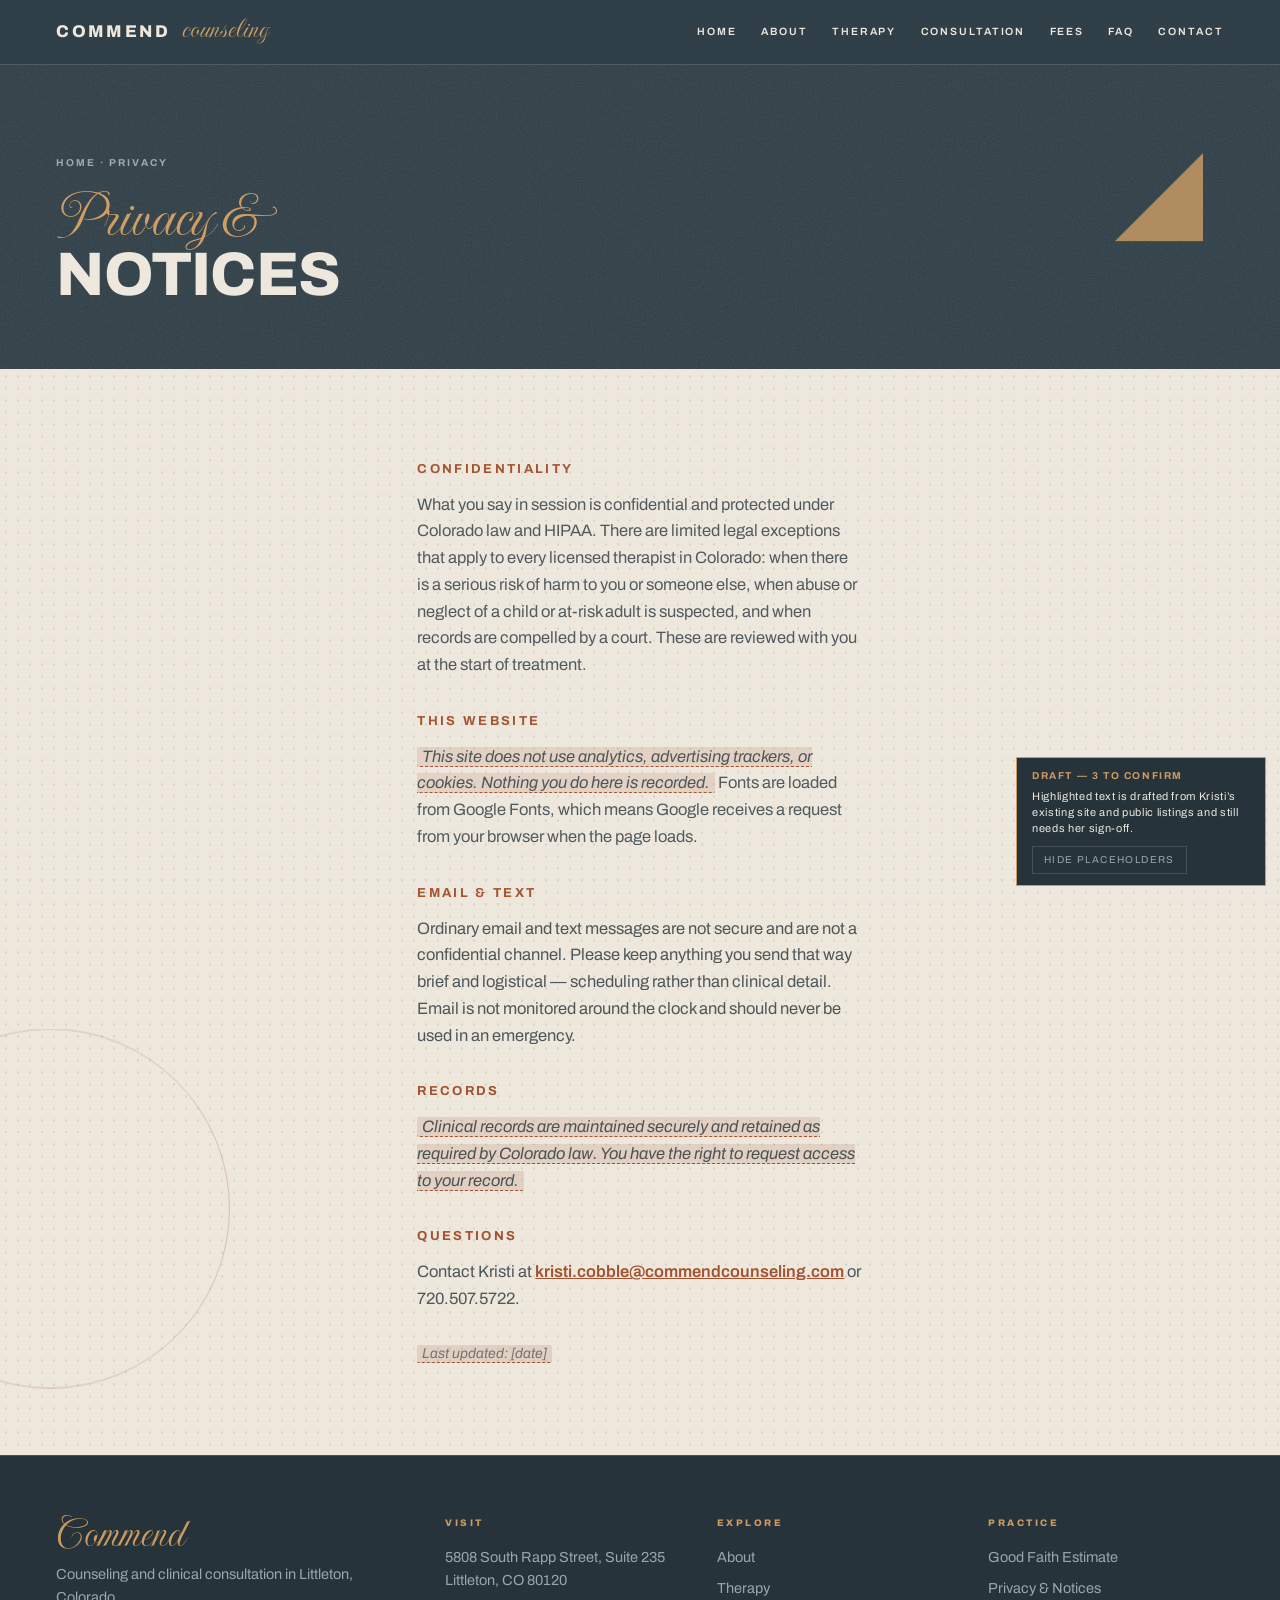
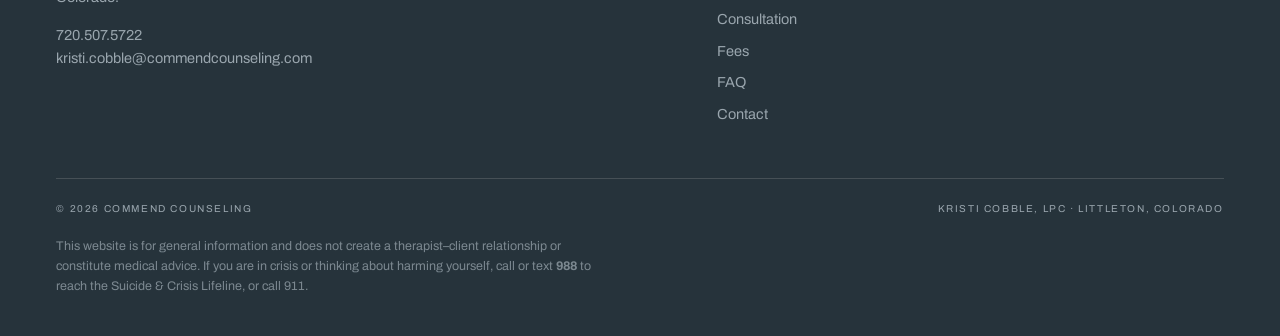
<file: privacy.html>
<!DOCTYPE html>
<html lang="en">
<head>
<meta charset="utf-8">
<meta name="viewport" content="width=device-width, initial-scale=1">
<title>Privacy &amp; Notices &middot; Commend Counseling</title>
<meta name="description" content="Confidentiality, website privacy, email security, and records.">
<link rel="canonical" href="https://losmanzanos.github.io/Kristi/privacy.html">
<meta name="theme-color" content="#2E3D46">
<meta name="robots" content="noindex,nofollow">
<meta property="og:type" content="website">
<meta property="og:site_name" content="Commend Counseling">
<meta property="og:url" content="https://losmanzanos.github.io/Kristi/privacy.html">
<meta property="og:title" content="Privacy &amp; Notices &middot; Commend Counseling">
<meta property="og:description" content="Confidentiality, website privacy, email security, and records.">
<meta property="og:image" content="https://losmanzanos.github.io/Kristi/og-image.jpg">
<meta property="og:image:width" content="1200">
<meta property="og:image:height" content="630">
<meta name="twitter:card" content="summary_large_image">
<meta name="twitter:title" content="Privacy &amp; Notices &middot; Commend Counseling">
<meta name="twitter:description" content="Confidentiality, website privacy, email security, and records.">
<meta name="twitter:image" content="https://losmanzanos.github.io/Kristi/og-image.jpg">
<link rel="icon" href="favicon-32.png" sizes="32x32" type="image/png">
<link rel="icon" href="icon-512.png" sizes="512x512" type="image/png">
<link rel="apple-touch-icon" href="apple-touch-icon.png">
<link rel="preconnect" href="https://fonts.googleapis.com">
<link rel="preconnect" href="https://fonts.gstatic.com" crossorigin>
<link href="https://fonts.googleapis.com/css2?family=Archivo:wght@400;500;600;700;800&family=Imperial+Script&display=swap" rel="stylesheet">
<link rel="stylesheet" href="assets/site.css">

</head>
<body>
<a class="skip" href="#main">Skip to content</a>

<svg width="0" height="0" style="position:absolute" aria-hidden="true"><defs>
  <filter id="grainF"><feTurbulence type="fractalNoise" baseFrequency="0.8" numOctaves="3" stitchTiles="stitch"/><feColorMatrix type="saturate" values="0"/></filter>
</defs></svg>
<div class="grain" aria-hidden="true"><svg><rect width="100%" height="100%" filter="url(#grainF)" opacity=".4"/></svg></div>

<nav>
  <div class="wrap nav-in">
    <a class="brand" href="index.html"><b>Commend</b><i>counseling</i></a>
    <button class="navtoggle" aria-expanded="false" aria-controls="navlinks">Menu</button>
    <div class="nav-links" id="navlinks"><a href="index.html">Home</a><a href="about.html">About</a><a href="services.html">Therapy</a><a href="consultation.html">Consultation</a><a href="fees.html">Fees</a><a href="faq.html">FAQ</a><a href="contact.html">Contact</a></div>
  </div>
</nav>

<main id="main">

<section class="phead">
  <div class="wrap">
    <div class="geo g-fill cut-tri" data-sp="-0.6" style="color:var(--brass);opacity:.8;width:88px;height:88px;right:6%;top:10%"></div>
    <div class="crumb"><a href="index.html">Home</a> &middot; Privacy</div>
    <span class="hand hand-lg" style="margin-left:-3px">Privacy &amp;</span>
    <h1 style="margin-top:2px">Notices</h1>
  </div>
</section>

<section class="sec-sm lt">
  <div class="geo g-dot" data-sp="0.28" style="color:rgba(38,51,59,.11);width:100%;height:100%;left:0;top:0"></div>
  <div class="geo g-ring geo-lg" data-sp="0.4" style="color:rgba(162,82,48,.26);width:360px;height:360px;left:-130px;bottom:4%"></div>
  <div class="wrap narrow rv">
    <h3>Confidentiality</h3>
    <p style="margin-top:12px">What you say in session is confidential and protected under Colorado law and HIPAA.
      There are limited legal exceptions that apply to every licensed therapist in Colorado: when there
      is a serious risk of harm to you or someone else, when abuse or neglect of a child or at-risk
      adult is suspected, and when records are compelled by a court. These are reviewed with you at
      the start of treatment.</p>

    <h3 style="margin-top:32px">This website</h3>
    <p style="margin-top:12px"><span class="fill">This site does not use analytics, advertising trackers, or cookies. Nothing you do here is recorded.</span>
      Fonts are loaded from Google Fonts, which means Google receives a request from your browser when
      the page loads.</p>

    <h3 style="margin-top:32px">Email &amp; text</h3>
    <p style="margin-top:12px">Ordinary email and text messages are not secure and are not a confidential channel.
      Please keep anything you send that way brief and logistical &mdash; scheduling rather than clinical
      detail. Email is not monitored around the clock and should never be used in an emergency.</p>

    <h3 style="margin-top:32px">Records</h3>
    <p style="margin-top:12px"><span class="fill">Clinical records are maintained securely and retained as required by Colorado law. You have the right to request access to your record.</span></p>

    <h3 style="margin-top:32px">Questions</h3>
    <p style="margin-top:12px">Contact Kristi at <a href="mailto:kristi.cobble@commendcounseling.com" style="color:var(--ember);font-weight:600">kristi.cobble@commendcounseling.com</a>
      or 720.507.5722.</p>

    <p style="margin-top:30px;font-size:14px;color:rgba(38,51,59,.6)"><span class="fill">Last updated: [date]</span></p>
  </div>
</section>

</main>

<footer>
  <div class="wrap">
    <div class="f-in">
      <div>
        <div class="hand" style="font-size:46px;margin-bottom:10px">Commend</div>
        <p>Counseling and clinical consultation in Littleton, Colorado.</p>
        <p style="margin-top:14px"><a href="tel:7205075722">720.507.5722</a><br><a href="mailto:kristi.cobble@commendcounseling.com">kristi.cobble@commendcounseling.com</a></p>
      </div>
      <div>
        <div class="f-h">Visit</div>
        <p>5808 South Rapp Street, Suite 235<br>Littleton, CO 80120</p>
      </div>
      <div>
        <div class="f-h">Explore</div>
        <ul><li><a href="about.html">About</a></li><li><a href="services.html">Therapy</a></li><li><a href="consultation.html">Consultation</a></li><li><a href="fees.html">Fees</a></li><li><a href="faq.html">FAQ</a></li><li><a href="contact.html">Contact</a></li></ul>
      </div>
      <div>
        <div class="f-h">Practice</div>
        <ul>
          <li><a href="good-faith-estimate.html">Good Faith Estimate</a></li>
          <li><a href="privacy.html">Privacy &amp; Notices</a></li>
        </ul>
      </div>
    </div>
    <div class="f-bot">
      <span>&copy; 2026 Commend Counseling</span>
      <span>Kristi Cobble, LPC &middot; Littleton, Colorado</span>
    </div>
    <p class="f-dis">This website is for general information and does not create a therapist&ndash;client
      relationship or constitute medical advice. If you are in crisis or thinking about harming yourself,
      call or text <strong>988</strong> to reach the Suicide &amp; Crisis Lifeline, or call 911.</p>
  </div>
</footer>

<div class="fillnote">
  <b>Draft &mdash; <span data-count>0</span> to confirm</b>
  Highlighted text is drafted from Kristi&rsquo;s existing site and public listings and still needs her sign-off.
  <button type="button">Hide placeholders</button>
</div>

<script src="assets/site.js"></script>
</body>
</html>
</file>
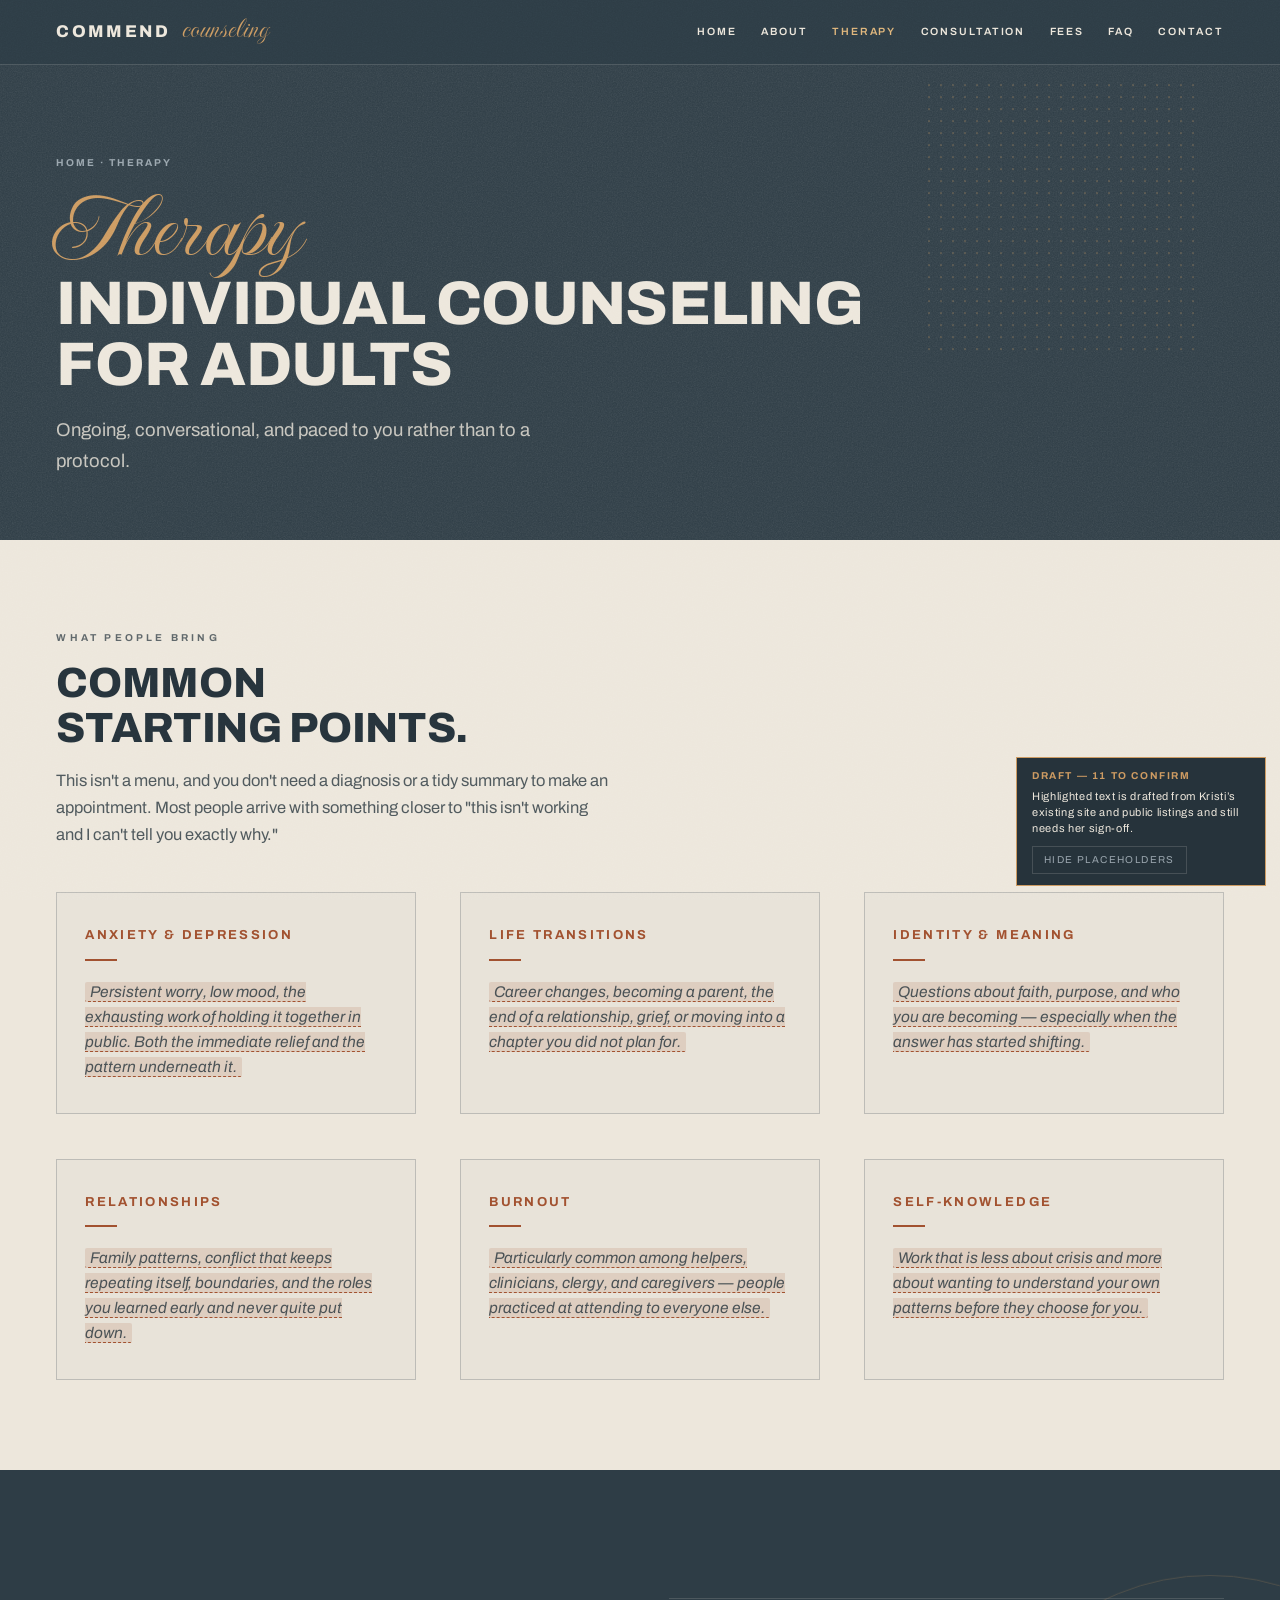
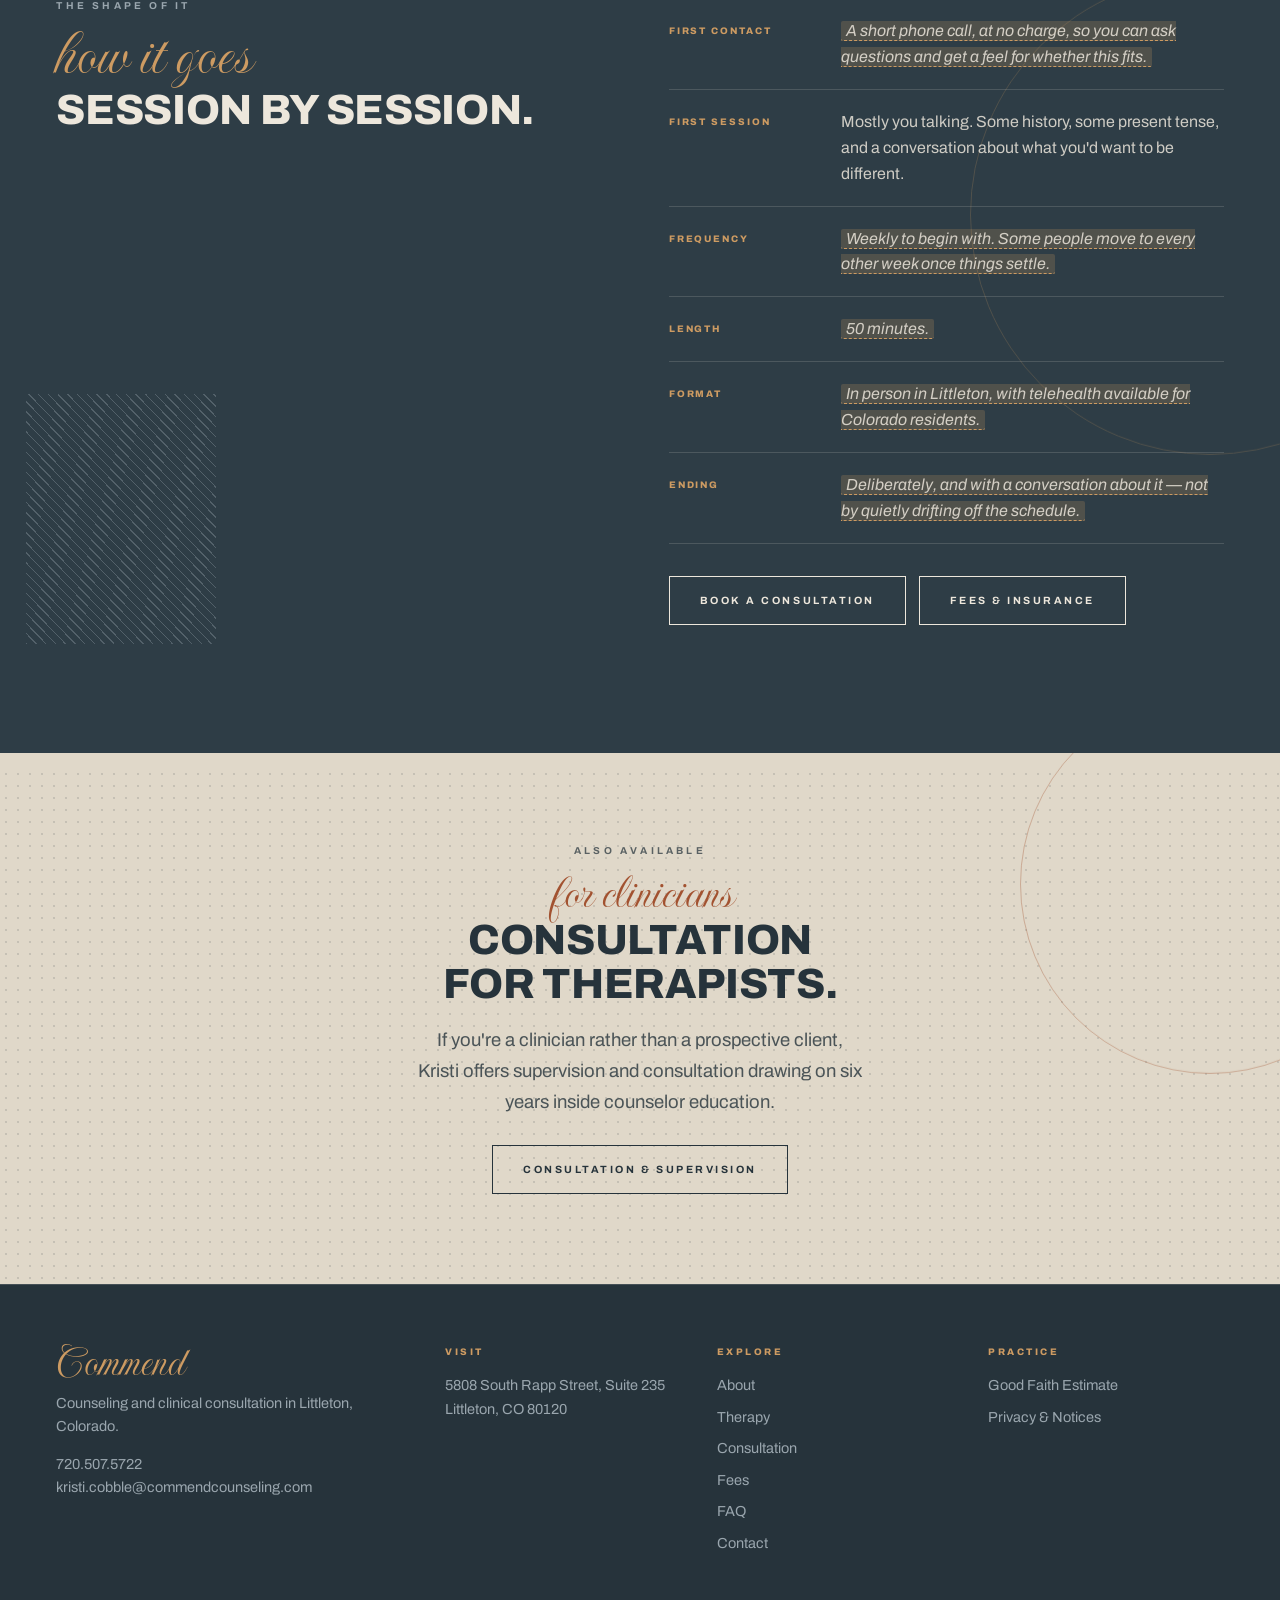
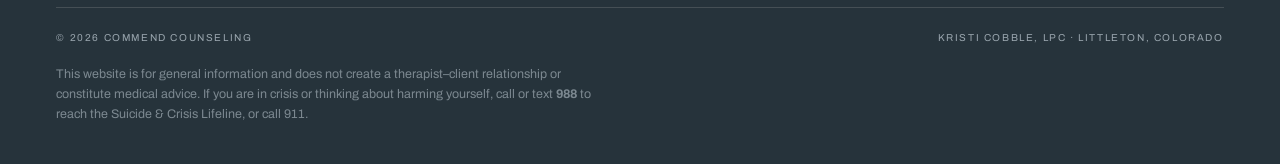
<file: services.html>
<!DOCTYPE html>
<html lang="en">
<head>
<meta charset="utf-8">
<meta name="viewport" content="width=device-width, initial-scale=1">
<title>Individual Therapy in Littleton, CO &middot; Commend Counseling</title>
<meta name="description" content="Individual counseling for adults in Littleton, Colorado. Anxiety, depression, life transitions, relationships, and burnout.">
<link rel="canonical" href="https://losmanzanos.github.io/Kristi/services.html">
<meta name="theme-color" content="#2E3D46">
<meta name="robots" content="noindex,nofollow">
<meta property="og:type" content="website">
<meta property="og:site_name" content="Commend Counseling">
<meta property="og:url" content="https://losmanzanos.github.io/Kristi/services.html">
<meta property="og:title" content="Individual Therapy in Littleton, CO &middot; Commend Counseling">
<meta property="og:description" content="Individual counseling for adults in Littleton, Colorado. Anxiety, depression, life transitions, relationships, and burnout.">
<meta property="og:image" content="https://losmanzanos.github.io/Kristi/og-image.jpg">
<meta property="og:image:width" content="1200">
<meta property="og:image:height" content="630">
<meta name="twitter:card" content="summary_large_image">
<meta name="twitter:title" content="Individual Therapy in Littleton, CO &middot; Commend Counseling">
<meta name="twitter:description" content="Individual counseling for adults in Littleton, Colorado. Anxiety, depression, life transitions, relationships, and burnout.">
<meta name="twitter:image" content="https://losmanzanos.github.io/Kristi/og-image.jpg">
<link rel="icon" href="favicon-32.png" sizes="32x32" type="image/png">
<link rel="icon" href="icon-512.png" sizes="512x512" type="image/png">
<link rel="apple-touch-icon" href="apple-touch-icon.png">
<link rel="preconnect" href="https://fonts.googleapis.com">
<link rel="preconnect" href="https://fonts.gstatic.com" crossorigin>
<link href="https://fonts.googleapis.com/css2?family=Archivo:wght@400;500;600;700;800&family=Imperial+Script&display=swap" rel="stylesheet">
<link rel="stylesheet" href="assets/site.css">

</head>
<body>
<a class="skip" href="#main">Skip to content</a>

<svg width="0" height="0" style="position:absolute" aria-hidden="true"><defs>
  <filter id="grainF"><feTurbulence type="fractalNoise" baseFrequency="0.8" numOctaves="3" stitchTiles="stitch"/><feColorMatrix type="saturate" values="0"/></filter>
</defs></svg>
<div class="grain" aria-hidden="true"><svg><rect width="100%" height="100%" filter="url(#grainF)" opacity=".4"/></svg></div>

<nav>
  <div class="wrap nav-in">
    <a class="brand" href="index.html"><b>Commend</b><i>counseling</i></a>
    <button class="navtoggle" aria-expanded="false" aria-controls="navlinks">Menu</button>
    <div class="nav-links" id="navlinks"><a href="index.html">Home</a><a href="about.html">About</a><a href="services.html" aria-current="page">Therapy</a><a href="consultation.html">Consultation</a><a href="fees.html">Fees</a><a href="faq.html">FAQ</a><a href="contact.html">Contact</a></div>
  </div>
</nav>

<main id="main">

<section class="phead">
  <div class="geo g-dot" data-sp="0.4" style="color:rgba(205,155,98,.24);width:280px;height:280px;right:6%;top:0"></div>
  <div class="wrap">
    <div class="crumb"><a href="index.html">Home</a> &middot; Therapy</div>
    <span class="hand hand-xl" style="margin-left:-3px">Therapy</span>
    <h1 style="margin-top:6px">Individual counseling<br>for adults</h1>
    <p class="lead">Ongoing, conversational, and paced to you rather than to a protocol.</p>
  </div>
</section>

<section class="sec-sm lt">
  <div class="wrap">
    <div class="narrow rv"><span class="eyebrow">What people bring</span>
      <h2>Common starting points.</h2>
      <p style="margin-top:18px">This isn't a menu, and you don't need a diagnosis or a tidy summary to make an
        appointment. Most people arrive with something closer to "this isn't working and I can't
        tell you exactly why."</p>
    </div>
    <div class="three" style="margin-top:44px">
      <div class="card rv"><h3>Anxiety &amp; depression</h3><div class="hr"></div>
        <p><span class="fill">Persistent worry, low mood, the exhausting work of holding it together in public. Both the immediate relief and the pattern underneath it.</span></p></div>
      <div class="card rv"><h3>Life transitions</h3><div class="hr"></div>
        <p><span class="fill">Career changes, becoming a parent, the end of a relationship, grief, or moving into a chapter you did not plan for.</span></p></div>
      <div class="card rv"><h3>Identity &amp; meaning</h3><div class="hr"></div>
        <p><span class="fill">Questions about faith, purpose, and who you are becoming &mdash; especially when the answer has started shifting.</span></p></div>
      <div class="card rv"><h3>Relationships</h3><div class="hr"></div>
        <p><span class="fill">Family patterns, conflict that keeps repeating itself, boundaries, and the roles you learned early and never quite put down.</span></p></div>
      <div class="card rv"><h3>Burnout</h3><div class="hr"></div>
        <p><span class="fill">Particularly common among helpers, clinicians, clergy, and caregivers &mdash; people practiced at attending to everyone else.</span></p></div>
      <div class="card rv"><h3>Self-knowledge</h3><div class="hr"></div>
        <p><span class="fill">Work that is less about crisis and more about wanting to understand your own patterns before they choose for you.</span></p></div>
    </div>
  </div>
</section>

<section class="sec">
  <div class="geo g-ring geo-lg" data-sp="0.4" style="color:var(--brass);opacity:.22;width:480px;height:480px;right:-170px;top:6%"></div>
  <div class="geo g-hatch" data-sp="-0.45" style="color:rgba(154,166,174,.34);width:190px;height:250px;left:2%;bottom:8%"></div>
  <div class="wrap two">
    <div class="rv">
      <span class="eyebrow">The shape of it</span>
      <span class="hand hand-lg" style="margin:0 0 8px -4px">how it goes</span>
      <h2>Session by session.</h2>
    </div>
    <div class="rv">
      <dl class="dl">
        <div><dt>First contact</dt><dd><span class="fill">A short phone call, at no charge, so you can ask questions and get a feel for whether this fits.</span></dd></div>
        <div><dt>First session</dt><dd>Mostly you talking. Some history, some present tense, and a conversation about what you'd want to be different.</dd></div>
        <div><dt>Frequency</dt><dd><span class="fill">Weekly to begin with. Some people move to every other week once things settle.</span></dd></div>
        <div><dt>Length</dt><dd><span class="fill">50 minutes.</span></dd></div>
        <div><dt>Format</dt><dd><span class="fill">In person in Littleton, with telehealth available for Colorado residents.</span></dd></div>
        <div><dt>Ending</dt><dd><span class="fill">Deliberately, and with a conversation about it &mdash; not by quietly drifting off the schedule.</span></dd></div>
      </dl>
      <div style="margin-top:32px;display:flex;gap:13px;flex-wrap:wrap">
        <a class="btn" href="contact.html">Book a consultation</a>
        <a class="btn" href="fees.html">Fees &amp; insurance</a>
      </div>
    </div>
  </div>
</section>

<section class="sec-sm lt lt2">
  <div class="geo g-dot" data-sp="0.28" style="color:rgba(38,51,59,.14);width:100%;height:100%;left:0;top:0"></div>
  <div class="geo g-ring geo-lg" data-sp="0.5" style="color:rgba(162,82,48,.34);width:380px;height:380px;right:-120px;top:-90px"></div>
  <div class="wrap narrow rv" style="margin:0 auto;text-align:center">
    <span class="eyebrow">Also available</span>
    <span class="hand hand-md">for clinicians</span>
    <h2 style="margin-top:4px">Consultation for therapists.</h2>
    <p class="lead" style="margin:18px auto 0">If you're a clinician rather than a prospective client, Kristi
      offers supervision and consultation drawing on six years inside counselor education.</p>
    <div style="margin-top:28px"><a class="btn btn-dark" href="consultation.html">Consultation &amp; supervision</a></div>
  </div>
</section>

</main>

<footer>
  <div class="wrap">
    <div class="f-in">
      <div>
        <div class="hand" style="font-size:46px;margin-bottom:10px">Commend</div>
        <p>Counseling and clinical consultation in Littleton, Colorado.</p>
        <p style="margin-top:14px"><a href="tel:7205075722">720.507.5722</a><br><a href="mailto:kristi.cobble@commendcounseling.com">kristi.cobble@commendcounseling.com</a></p>
      </div>
      <div>
        <div class="f-h">Visit</div>
        <p>5808 South Rapp Street, Suite 235<br>Littleton, CO 80120</p>
      </div>
      <div>
        <div class="f-h">Explore</div>
        <ul><li><a href="about.html">About</a></li><li><a href="services.html">Therapy</a></li><li><a href="consultation.html">Consultation</a></li><li><a href="fees.html">Fees</a></li><li><a href="faq.html">FAQ</a></li><li><a href="contact.html">Contact</a></li></ul>
      </div>
      <div>
        <div class="f-h">Practice</div>
        <ul>
          <li><a href="good-faith-estimate.html">Good Faith Estimate</a></li>
          <li><a href="privacy.html">Privacy &amp; Notices</a></li>
        </ul>
      </div>
    </div>
    <div class="f-bot">
      <span>&copy; 2026 Commend Counseling</span>
      <span>Kristi Cobble, LPC &middot; Littleton, Colorado</span>
    </div>
    <p class="f-dis">This website is for general information and does not create a therapist&ndash;client
      relationship or constitute medical advice. If you are in crisis or thinking about harming yourself,
      call or text <strong>988</strong> to reach the Suicide &amp; Crisis Lifeline, or call 911.</p>
  </div>
</footer>

<div class="fillnote">
  <b>Draft &mdash; <span data-count>0</span> to confirm</b>
  Highlighted text is drafted from Kristi&rsquo;s existing site and public listings and still needs her sign-off.
  <button type="button">Hide placeholders</button>
</div>

<script src="assets/site.js"></script>
</body>
</html>
</file>
<file: assets/site.css>
/* Commend Counseling — shared stylesheet
   Palette contrast-audited to WCAG AA. Do not darken brass/mute/ember
   without re-checking; several pairs sit just above 4.5:1. */
:root{
  --slate:#2E3D46;
  --slate-dp:#26333B;
  --slate-lt:#3B4C56;
  --line:rgba(237,231,220,.16);
  --line-dk:rgba(38,51,59,.22);

  --bone:#EDE7DC;
  --bone-2:#E0D8C9;

  --brass:#CD9B62;
  --brass-lt:#DFB57A;
  --ember:#A25230;
  --ember-lt:#AE5834;

  --mute:#9AA6AE;

  --sans:"Archivo","Helvetica Neue",Arial,sans-serif;
  --hand:"Imperial Script",cursive;

  --maxw:1300px;
  --gutter:clamp(20px,4.4vw,64px);
  --sy:clamp(80px,10vw,150px);
}
*{box-sizing:border-box;margin:0;padding:0}
html{scroll-behavior:smooth;overflow-x:clip}
body{
  font-family:var(--sans);background:var(--slate);color:var(--bone);
  -webkit-font-smoothing:antialiased;overflow-x:clip;line-height:1.62;font-size:16.5px;
  opacity:0;transition:opacity .28s ease;
}
body.ready{opacity:1}
@keyframes revealFallback{to{opacity:1}}
body{animation:revealFallback 0s 1.5s forwards}
@media (prefers-reduced-motion:reduce){
  body{opacity:1;animation:none}
  .rv{opacity:1!important;transform:none!important;transition:none!important}
  html{scroll-behavior:auto}
}
img{display:block;max-width:100%}
a{color:inherit}
.wrap{max-width:var(--maxw);margin:0 auto;padding:0 var(--gutter);position:relative;z-index:4}
.skip{position:absolute;left:-9999px}
.skip:focus{left:12px;top:12px;z-index:999;background:var(--brass);color:var(--slate-dp);padding:10px 16px;font-weight:700}

.grain{position:fixed;inset:0;z-index:900;pointer-events:none;opacity:.34;mix-blend-mode:overlay}
.grain svg{width:100%;height:100%}

/* ---------- geometry ---------- */
.geo{position:absolute;pointer-events:none;z-index:1;will-change:transform;max-width:none}
section,header.hero{contain:paint}
.g-frame{border:1.5px solid currentColor}
.g-ring{border:1.5px solid currentColor;border-radius:50%}
.g-arc{border:1.5px solid currentColor;border-radius:50%;clip-path:polygon(50% 50%,100% 0,100% 100%,50% 100%)}
.g-fill{background:currentColor}
.g-dot{background-image:radial-gradient(currentColor 1.1px,transparent 1.1px);background-size:12px 12px}
.g-hatch{background-image:repeating-linear-gradient(46deg,currentColor 0 1px,transparent 1px 7px)}
.cut-hex{clip-path:polygon(50% 0,100% 25%,100% 75%,50% 100%,0 75%,0 25%)}
.cut-tri{clip-path:polygon(0 100%,100% 100%,100% 0)}
.ph{position:absolute;overflow:hidden;z-index:2;will-change:transform}
.ph img{width:100%;height:100%;object-fit:cover}
.sh-circ{border-radius:50%}

/* ---------- nav ---------- */
nav{position:sticky;top:0;z-index:100;background:rgba(46,61,70,.94);backdrop-filter:blur(12px);border-bottom:1px solid var(--line)}
.nav-in{display:flex;align-items:center;justify-content:space-between;gap:24px;padding-top:18px;padding-bottom:18px}
.brand{text-decoration:none;display:flex;align-items:baseline;gap:11px}
.brand b{font-size:17px;font-weight:800;letter-spacing:.14em;text-transform:uppercase;color:var(--bone)}
.brand i{font-family:var(--hand);font-style:normal;font-size:30px;color:var(--brass);line-height:.7}
.nav-links{display:flex;gap:clamp(13px,1.9vw,28px);align-items:center}
.nav-links a{color:var(--bone);text-decoration:none;font-size:10.5px;letter-spacing:.18em;text-transform:uppercase;font-weight:600;transition:color .3s;white-space:nowrap}
.nav-links a:hover,.nav-links a[aria-current="page"]{color:var(--brass-lt)}
.navtoggle{display:none;background:none;border:1.5px solid var(--line);color:var(--bone);padding:9px 14px;font:inherit;font-size:10.5px;letter-spacing:.18em;text-transform:uppercase;font-weight:700;cursor:pointer}

.btn{display:inline-block;border:1.5px solid currentColor;color:var(--bone);padding:15px 30px;font-size:10.5px;letter-spacing:.24em;text-transform:uppercase;font-weight:700;text-decoration:none;transition:background .35s,color .35s,border-color .35s;cursor:pointer}
.btn:hover{background:var(--brass);border-color:var(--brass);color:var(--slate-dp)}
.btn-dark{color:var(--slate-dp)}
.btn-dark:hover{background:var(--slate-dp);border-color:var(--slate-dp);color:var(--bone)}

/* ---------- type ---------- */
h1{font-size:clamp(34px,4.8vw,66px);line-height:1.0;text-transform:uppercase;font-weight:800;letter-spacing:-.012em;text-wrap:balance;overflow-wrap:break-word}
h2{font-size:clamp(25px,3.3vw,44px);line-height:1.06;text-transform:uppercase;font-weight:800;letter-spacing:-.008em;text-wrap:balance}
h3{font-size:13px;letter-spacing:.18em;text-transform:uppercase;font-weight:700;color:var(--brass)}
.hand{font-family:var(--hand);font-weight:400;line-height:.8;letter-spacing:0;text-transform:none;color:var(--brass);display:block}
.hand-xl{font-size:clamp(54px,7.4vw,104px)}
.hand-lg{font-size:clamp(40px,5vw,70px)}
.hand-md{font-size:clamp(32px,3.9vw,52px)}
.eyebrow{font-size:10px;letter-spacing:.32em;text-transform:uppercase;color:var(--mute);font-weight:700;display:block;margin-bottom:15px}
p{color:rgba(237,231,220,.80);font-size:16.5px}
p+p{margin-top:16px}
.lead{font-size:18.5px;line-height:1.66;max-width:48ch}
.narrow{max-width:62ch}
ul.plain{list-style:none}
ul.plain li{position:relative;padding-left:22px;margin-bottom:11px;color:rgba(237,231,220,.80)}
ul.plain li::before{content:"";position:absolute;left:0;top:11px;width:9px;height:1.5px;background:var(--brass)}

section{position:relative;overflow:hidden}
.sec{padding:var(--sy) 0}
.sec-sm{padding:clamp(56px,7vw,96px) 0}

/* light sections */
.lt{background:var(--bone);color:var(--slate-dp)}
.lt h1,.lt h2{color:var(--slate-dp)}
.lt p{color:rgba(38,51,59,.80)}
.lt .eyebrow{color:rgba(38,51,59,.72)}
.lt .hand{color:var(--ember)}
.lt h3{color:var(--ember)}
.lt ul.plain li{color:rgba(38,51,59,.80)}
.lt ul.plain li::before{background:var(--ember)}
.lt2{background:var(--bone-2)}

/* ---------- page header ---------- */
.phead{padding:clamp(58px,7vw,104px) 0 clamp(44px,5vw,74px);position:relative}
.phead .hand{margin-bottom:2px}
.phead p{margin-top:20px}
.crumb{font-size:10px;letter-spacing:.2em;text-transform:uppercase;color:var(--mute);font-weight:700;margin-bottom:20px}
.crumb a{color:var(--mute);text-decoration:none}
.crumb a:hover{color:var(--brass-lt)}

/* ---------- grids ---------- */
.two{display:grid;grid-template-columns:1fr 1fr;gap:clamp(30px,4.5vw,70px)}
.two-a{display:grid;grid-template-columns:.85fr 1.15fr;gap:clamp(30px,4.5vw,70px);align-items:center}
.two-b{display:grid;grid-template-columns:1.15fr .85fr;gap:clamp(30px,4.5vw,70px);align-items:center}
.three{display:grid;grid-template-columns:repeat(3,1fr);gap:clamp(24px,3.5vw,50px)}
.stage{position:relative;height:clamp(330px,40vw,460px)}
.hero-in{display:grid;grid-template-columns:1.2fr .8fr;gap:clamp(26px,4vw,58px);align-items:center}

.card{border:1px solid var(--line);padding:32px 28px 34px;position:relative;background:rgba(237,231,220,.02)}
.lt .card{border-color:var(--line-dk);background:rgba(38,51,59,.02)}
.card .n{font-family:var(--hand);font-size:58px;line-height:.7;color:var(--brass);display:block;margin-bottom:12px}
.lt .card .n{color:var(--ember)}
.card h3{margin-bottom:12px}
.card .hr{width:32px;height:2px;background:var(--brass);margin-bottom:18px}
.lt .card .hr{background:var(--ember)}
.card p{font-size:15.5px}

/* definition rows */
.dl{border-top:1px solid var(--line)}
.lt .dl{border-color:var(--line-dk)}
.dl>div{display:grid;grid-template-columns:150px 1fr;gap:22px;padding:19px 0;border-bottom:1px solid var(--line)}
.lt .dl>div{border-color:var(--line-dk)}
.dl dt{font-size:9.5px;letter-spacing:.2em;text-transform:uppercase;color:var(--brass);font-weight:800;padding-top:6px}
.lt .dl dt{color:var(--ember)}
.dl dd{font-size:16px;color:rgba(237,231,220,.84)}
.lt .dl dd{color:rgba(38,51,59,.84)}

/* faq */
details{border-bottom:1px solid var(--line-dk)}
.faq-list{max-width:900px;border-top:1px solid var(--line-dk);position:relative;z-index:4}
summary{list-style:none;cursor:pointer;padding:24px 50px 24px 0;position:relative;font-size:12.5px;letter-spacing:.13em;text-transform:uppercase;font-weight:800;color:var(--slate-dp);transition:color .3s}
summary::-webkit-details-marker{display:none}
summary:hover{color:var(--ember)}
summary::after{content:"+";position:absolute;right:6px;top:50%;transform:translateY(-50%);font-size:26px;font-weight:400;color:var(--ember);line-height:1}
details[open] summary::after{content:"–"}
details .body{padding:0 60px 26px 0;font-size:16px}

/* fill-in markers — REMOVE .fill SPANS BEFORE LAUNCH */
.fill{background:rgba(205,155,98,.22);border-bottom:1.5px dashed var(--brass);
  padding:1px 5px;border-radius:2px;color:inherit;font-style:italic}
.lt .fill{background:rgba(162,82,48,.14);border-bottom-color:var(--ember)}
.fillnote{position:fixed;right:14px;bottom:14px;z-index:950;background:var(--slate-dp);
  border:1.5px solid var(--brass);color:var(--bone);padding:11px 15px;font-size:11px;
  letter-spacing:.06em;max-width:250px;line-height:1.45}
.fillnote b{color:var(--brass);display:block;font-size:10px;letter-spacing:.16em;text-transform:uppercase;margin-bottom:5px}
.fillnote button{margin-top:9px;background:none;border:1px solid var(--line);color:var(--mute);
  font:inherit;font-size:10px;letter-spacing:.14em;text-transform:uppercase;padding:6px 11px;cursor:pointer}
.fillnote button:hover{border-color:var(--brass);color:var(--brass)}
body.hide-fills .fill{background:none;border-bottom:none;font-style:normal;padding:0}

/* contact */
.cbox{border:1px solid var(--line);padding:30px 28px}
.lt .cbox{border-color:var(--line-dk)}
.cbox a{color:var(--brass-lt);text-decoration:none;font-weight:600}
.lt .cbox a{color:var(--ember)}
.cbox a:hover{text-decoration:underline}

/* footer */
footer{background:var(--slate-dp);border-top:1px solid var(--line);padding:60px 0 40px;position:relative;z-index:5}
.f-in{display:grid;grid-template-columns:1.5fr 1fr 1fr 1fr;gap:36px}
footer a{color:var(--mute);text-decoration:none}
footer a:hover{color:var(--brass-lt)}
.f-h{font-size:9.5px;letter-spacing:.26em;text-transform:uppercase;color:var(--brass);font-weight:800;margin-bottom:14px}
.f-in p,.f-in li{font-size:14.5px;color:var(--mute)}
.f-in ul{list-style:none}
.f-in li{margin-bottom:8px}
.f-bot{margin-top:44px;padding-top:22px;border-top:1px solid var(--line);font-size:10px;letter-spacing:.16em;text-transform:uppercase;color:var(--mute);display:flex;justify-content:space-between;gap:20px;flex-wrap:wrap}
.f-dis{margin-top:18px;font-size:12.5px;color:rgba(154,166,174,.75);line-height:1.6;max-width:78ch;text-transform:none;letter-spacing:0}

.rv{opacity:0;transform:translateY(28px);transition:opacity .9s cubic-bezier(.22,.61,.36,1),transform .9s cubic-bezier(.22,.61,.36,1)}
.rv.in{opacity:1;transform:none}

@media(max-width:980px){
  .two,.two-a,.two-b,.three{grid-template-columns:1fr}
  .f-in{grid-template-columns:1fr 1fr;gap:28px}
  .stage{height:clamp(260px,52vw,340px)}
  .dl>div{grid-template-columns:1fr;gap:6px}

  /* copy first, imagery after — the headline should never start below the fold */
  .hero-in{grid-template-columns:1fr;gap:30px}
  .hero-copy{order:1}
  .hero-in .stage{order:2}

  .navtoggle{display:block}
  .nav-links{position:absolute;top:100%;left:0;right:0;background:var(--slate-dp);
    border-bottom:1px solid var(--line);flex-direction:column;align-items:stretch;
    gap:0;padding:4px 0 10px;display:none;
    box-shadow:0 22px 40px -22px rgba(0,0,0,.6)}
  .nav-links.open{display:flex}
  .nav-links a:not(.btn){padding:15px var(--gutter);width:100%;font-size:12px;letter-spacing:.2em;
    border-bottom:1px solid rgba(237,231,220,.07)}
  .nav-links{padding-bottom:8px}
  .nav-links a:not(.btn):last-child{border-bottom:none}
  .nav-links a[aria-current="page"]{background:rgba(205,155,98,.10);box-shadow:inset 3px 0 0 var(--brass)}
  .nav-links .btn{display:block;width:auto;margin:14px var(--gutter) 10px;text-align:center;border:1.5px solid currentColor;padding:15px 20px}
}

@media(max-width:760px){
  /* big decorative geometry is what was forcing horizontal scroll */
  .geo-lg{display:none}
  .sec{padding:clamp(56px,13vw,84px) 0}
  .phead{padding:34px 0 30px}
  .hand-xl{font-size:clamp(46px,15vw,68px)}
  .hand-lg{font-size:clamp(38px,12.5vw,58px)}
  .hand-md{font-size:clamp(32px,10vw,46px)}
  h1{font-size:clamp(30px,8.6vw,42px)}
  h2{font-size:clamp(24px,6.6vw,34px)}
  .lead{font-size:17px}
  body{font-size:16px}
  .card{padding:26px 22px 28px}
  .btn{padding:14px 22px;font-size:10px;letter-spacing:.2em}
  .fillnote{left:10px;right:10px;bottom:10px;max-width:none}
  details .body{padding-right:0}
  summary{padding-right:40px}
  .f-bot{flex-direction:column;gap:8px}
}
@media(max-width:560px){
  .f-in{grid-template-columns:1fr}
  .brand b{font-size:15px}
  .brand i{font-size:26px}
  .hero-in .stage{height:clamp(230px,62vw,300px)}
}
</file>
